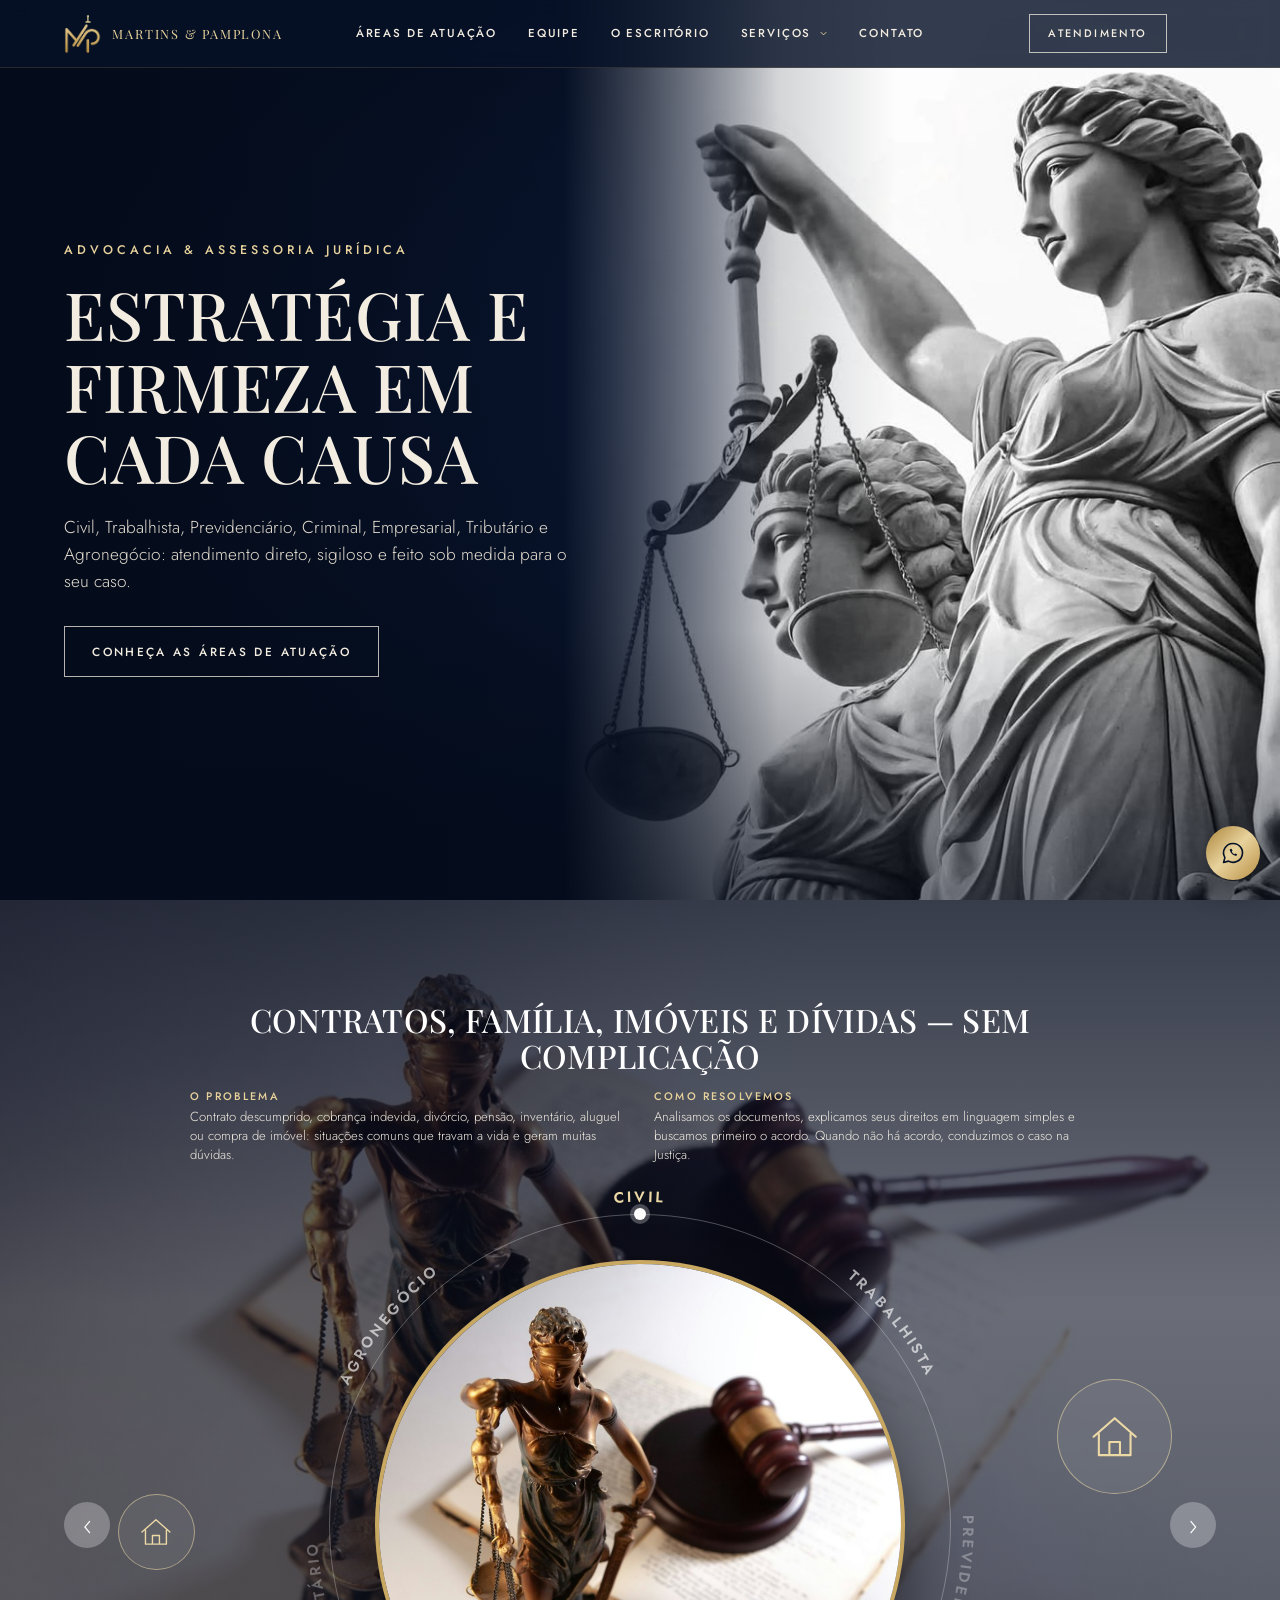
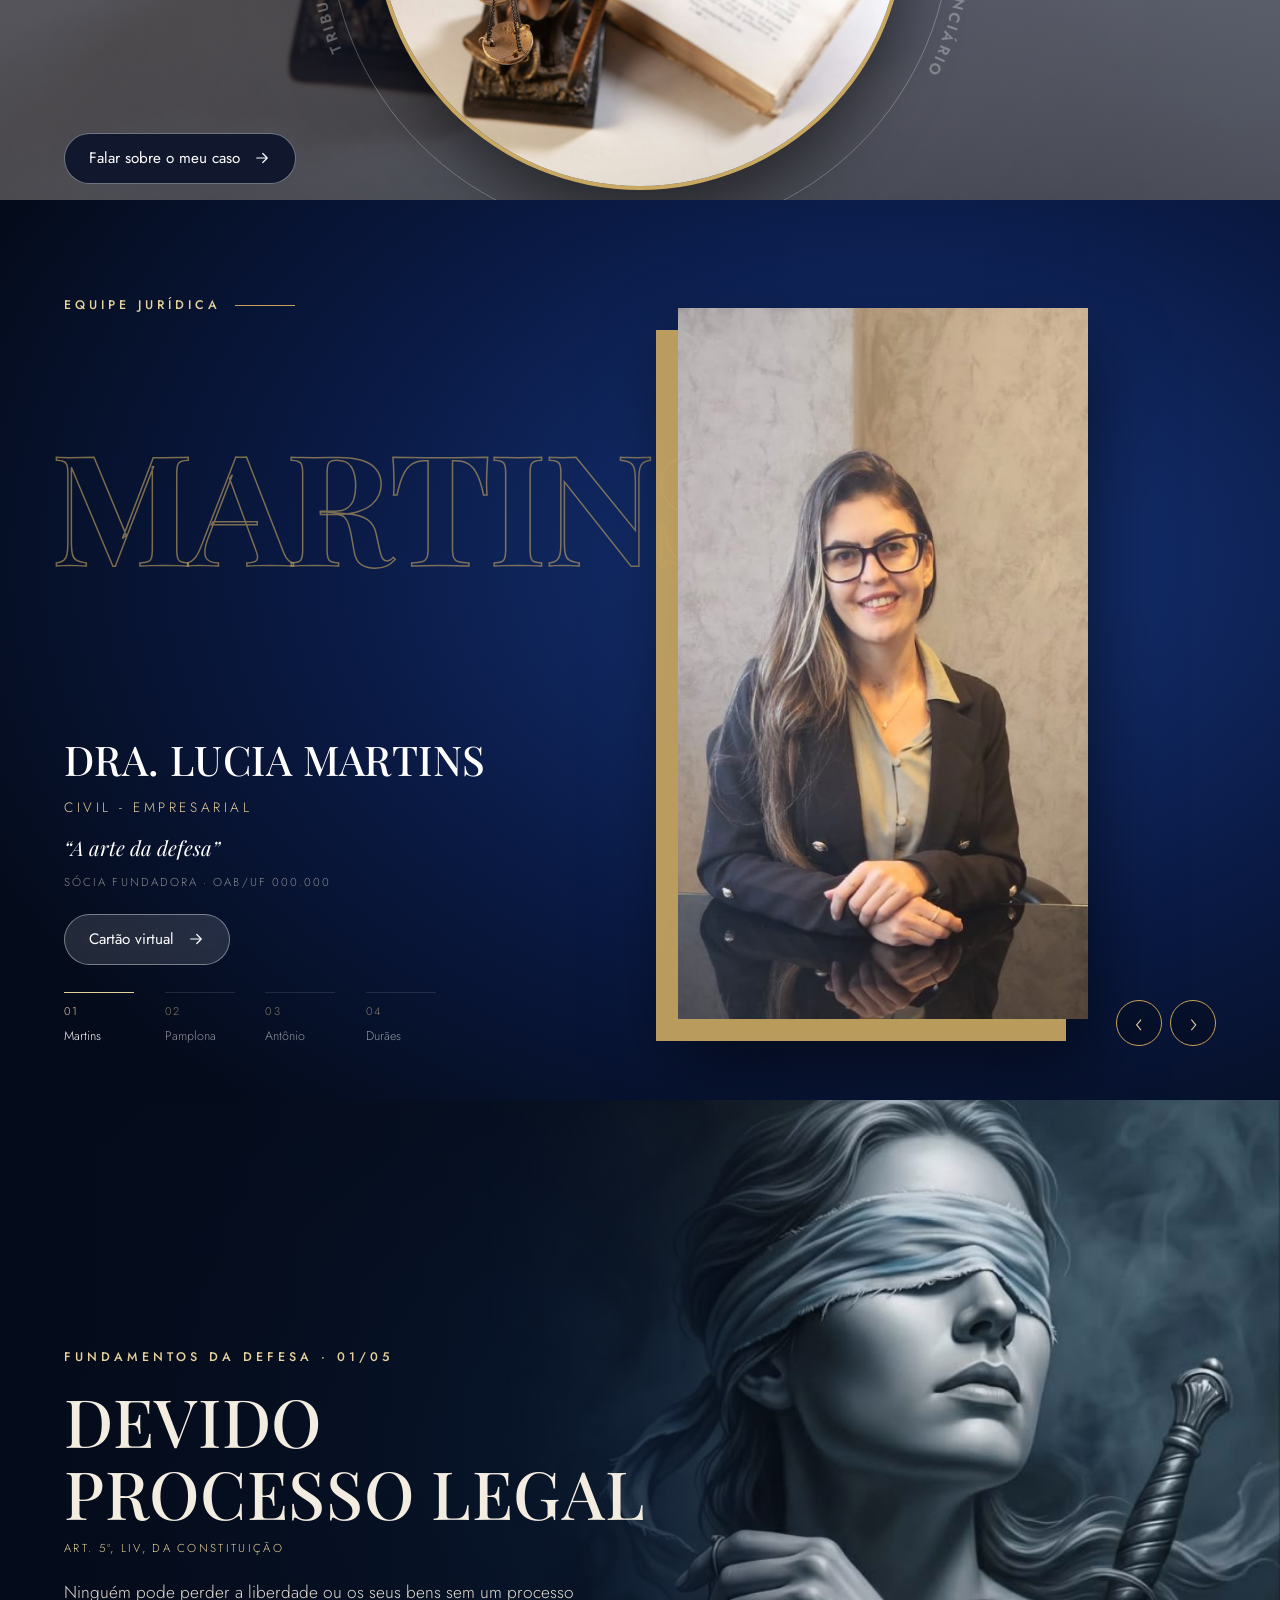
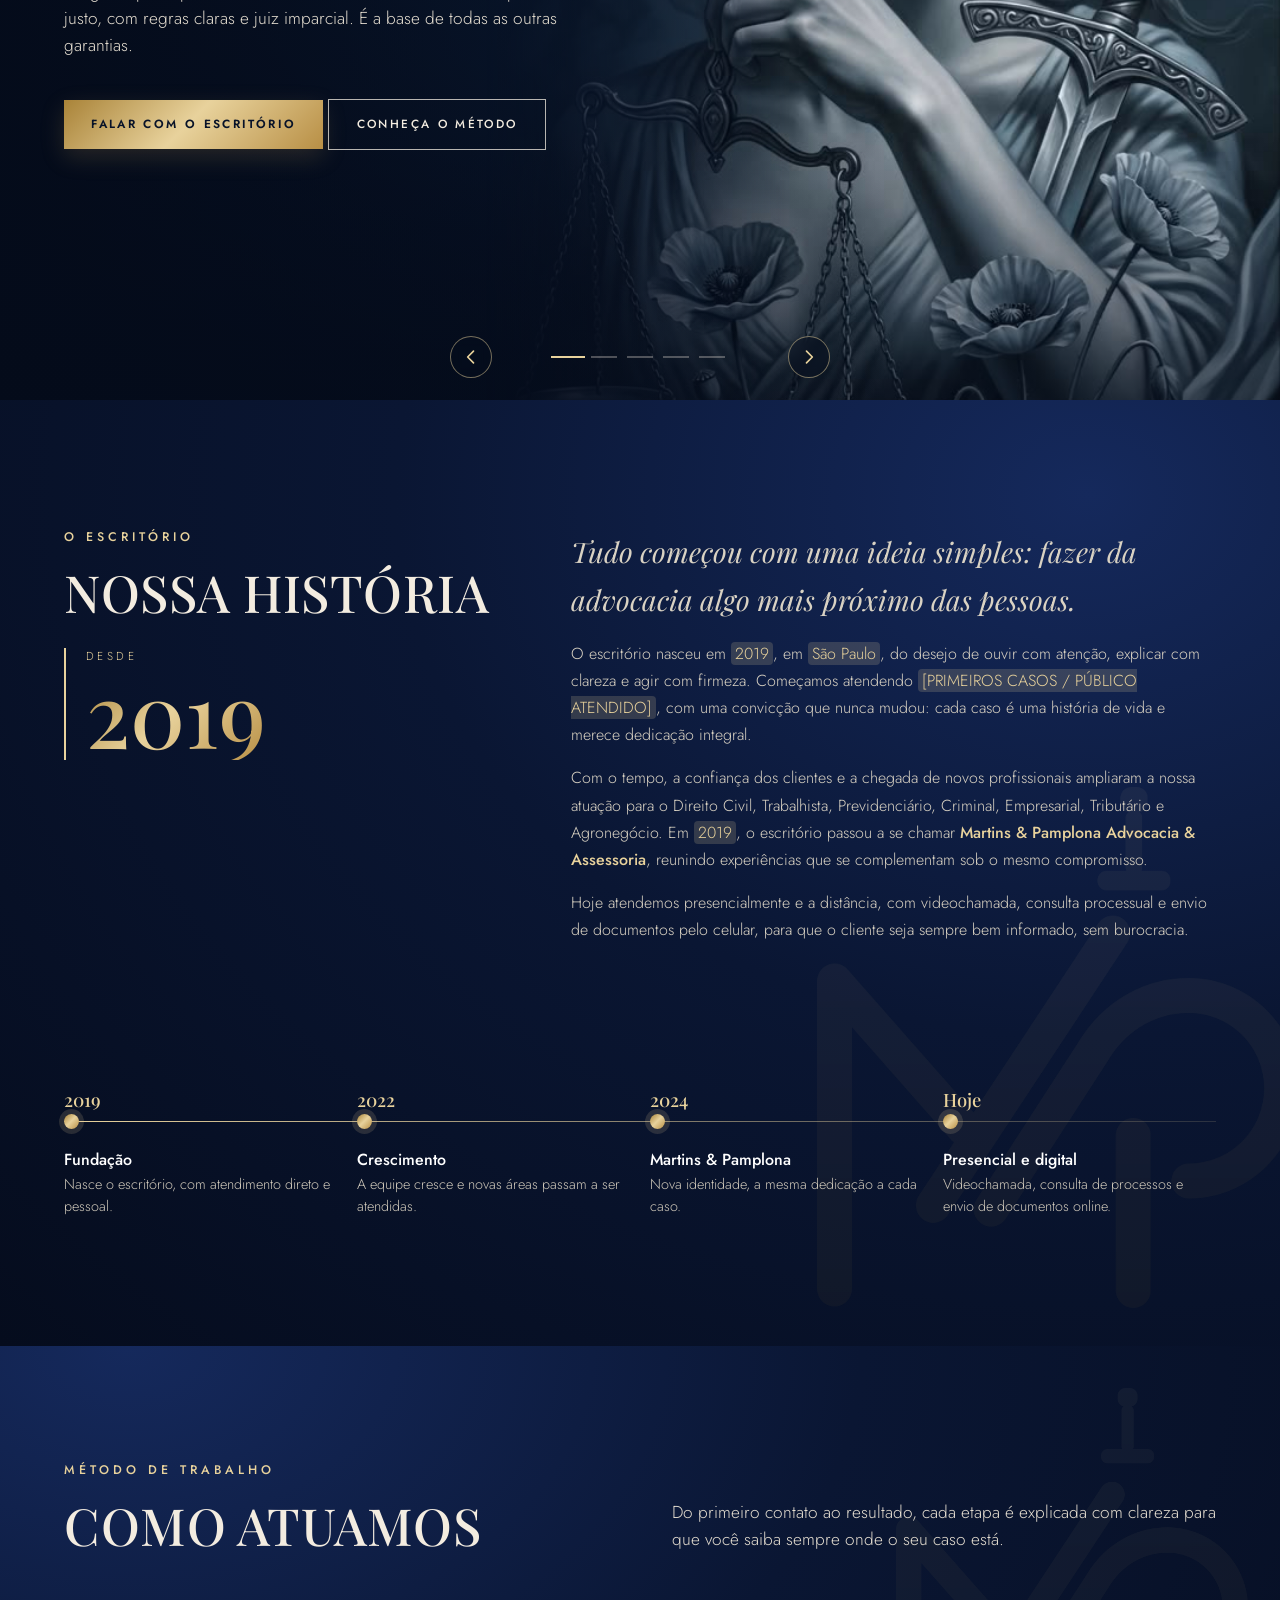
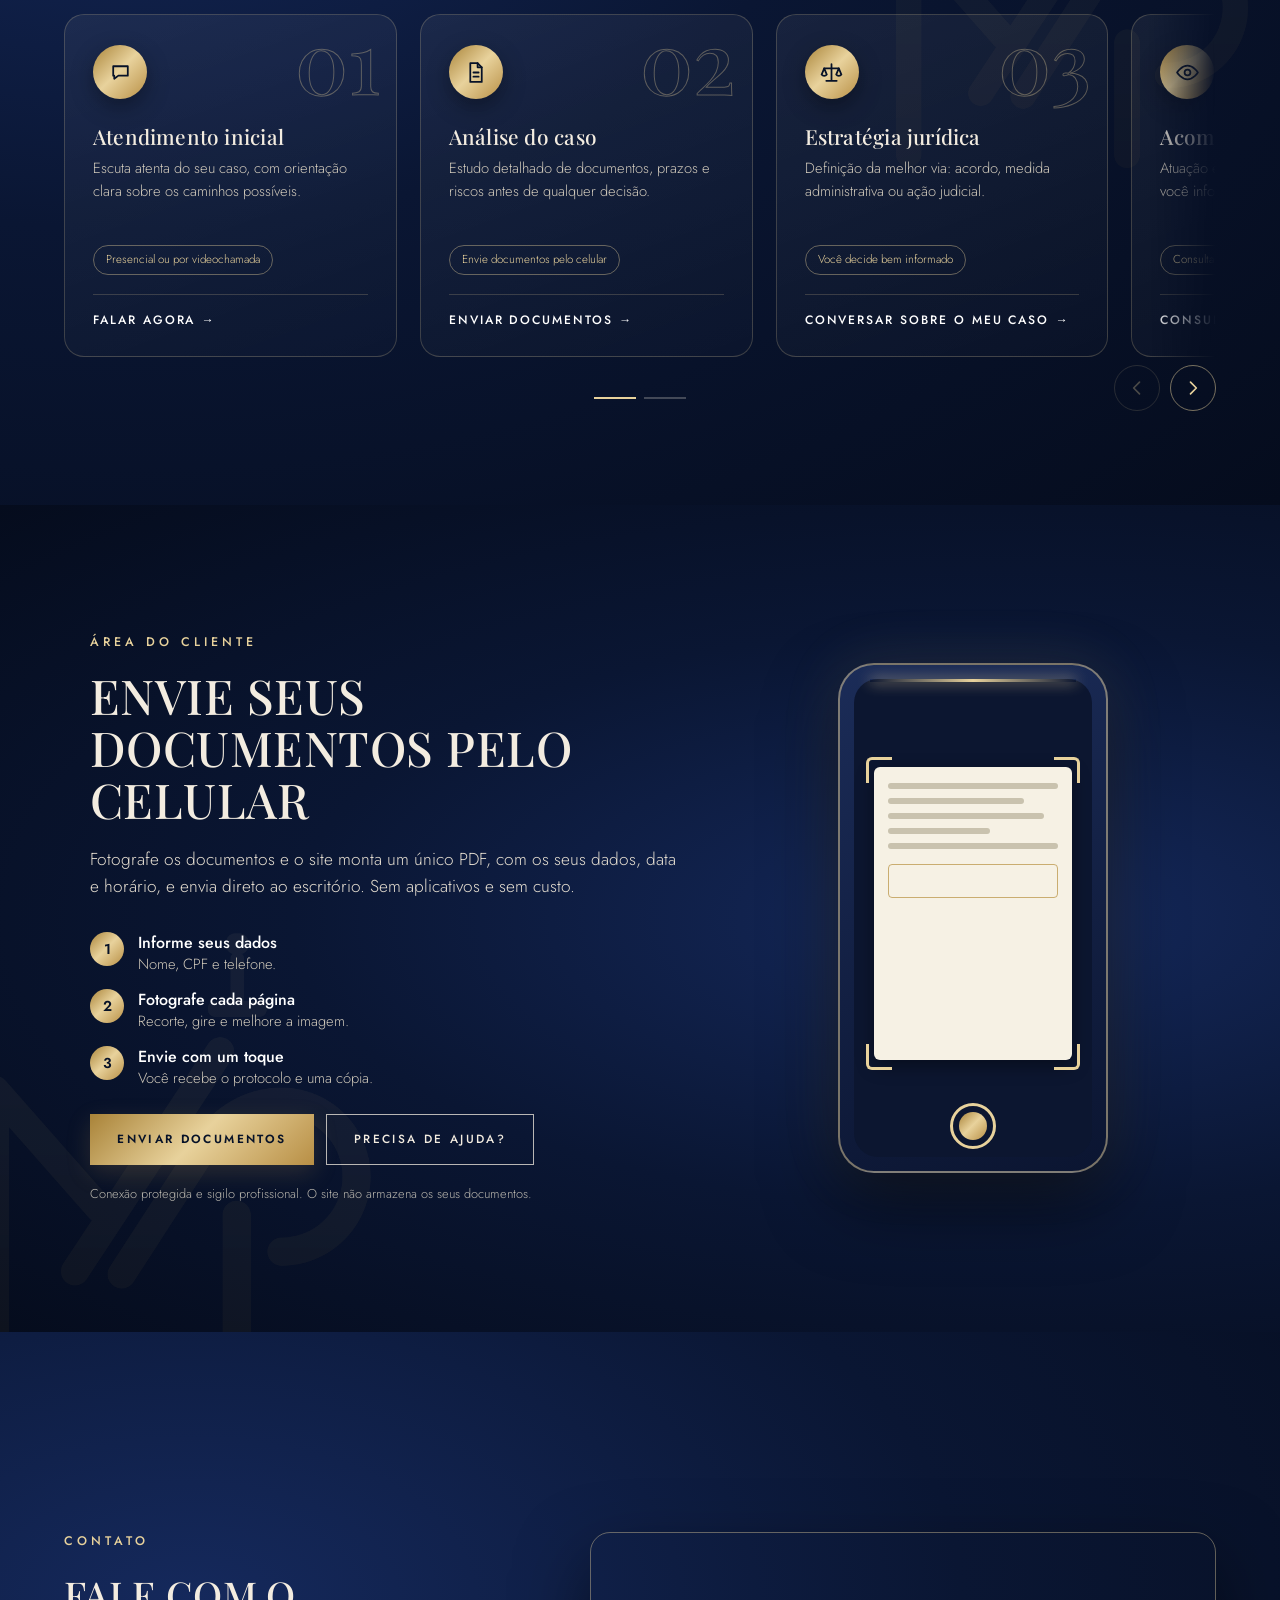
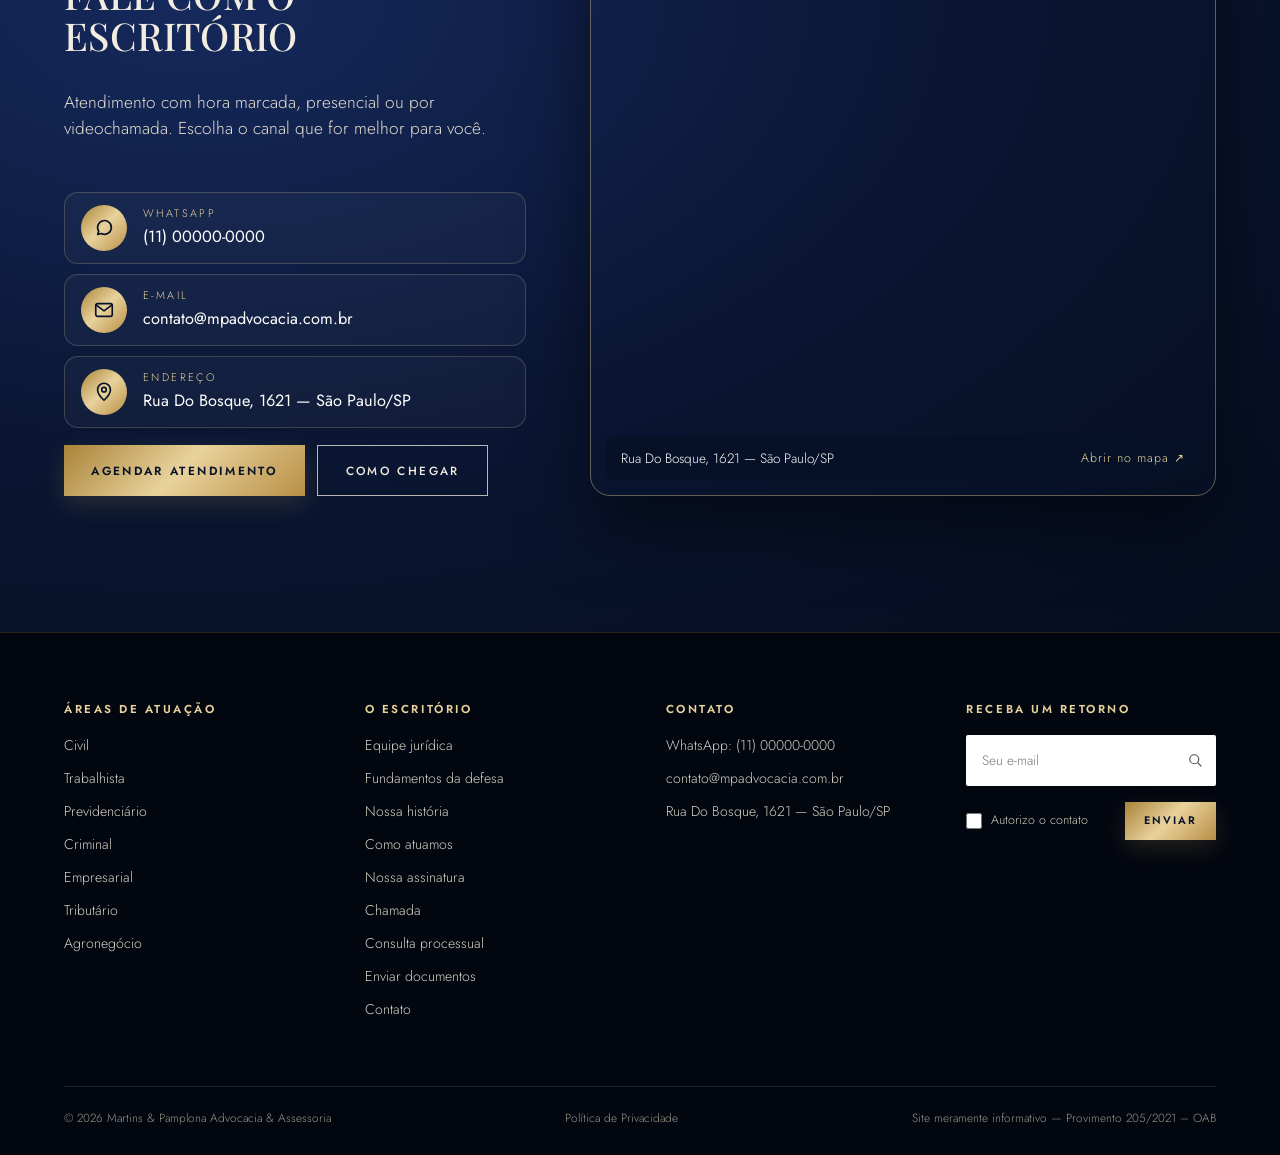
<file: index.html>
<!DOCTYPE html>
<html lang="pt-BR">
<head>
  <meta charset="UTF-8">
  <meta name="viewport" content="width=device-width, initial-scale=1">
  <title>Martins & Pamplona | Advocacia & Assessoria Jurídica</title>
  <meta name="description" content="Advocacia e assessoria jurídica nas áreas Civil, Trabalhista, Previdenciária, Criminal, Empresarial, Tributária e do Agronegócio. Atendimento sigiloso e personalizado.">
  <meta name="theme-color" content="#0a1730">
  <link rel="icon" type="image/png" href="img/monograma.png">
  <link rel="preconnect" href="https://fonts.googleapis.com">
  <link rel="preconnect" href="https://fonts.gstatic.com" crossorigin>
  <link href="https://fonts.googleapis.com/css2?family=Jost:wght@300;400;500;600&family=Playfair+Display:ital,wght@0,400;0,500;0,600;1,400;1,500;1,600&display=swap" rel="stylesheet">
  <link rel="stylesheet" href="css/style.css?v=2">
</head>
<body>

<!-- ============ CABEÇALHO ============ -->
<header class="site-header" id="topo">
  <a class="brand" href="#inicio" aria-label="Martins & Pamplona Advocacia & Assessoria">
    <img src="img/monograma.png" alt="" class="brand__mono">
    <span class="brand__txt">MARTINS & PAMPLONA</span>
  </a>

  <nav class="main-nav" aria-label="Principal">
    <a href="#areas">Áreas de Atuação</a>
    <a href="#equipe">Equipe</a>
    <a href="#historia">O Escritório</a>
    <div class="dd">
      <button type="button" class="dd__btn" aria-haspopup="true" aria-expanded="false">Serviços <svg viewBox="0 0 24 24" aria-hidden="true"><path d="m6 9 6 6 6-6"/></svg></button>
      <div class="dd__menu" role="menu">
        <a href="chamada.html" role="menuitem"><b>Chamada</b><small>Videochamada com o escritório</small></a>
        <a href="consulta.html" role="menuitem"><b>Consulta Processual</b><small>Acompanhe o seu processo</small></a>
        <a href="scanner.html" role="menuitem"><b>Enviar Documentos</b><small>Fotografe e envie em PDF</small></a>
      </div>
    </div>
    <a href="#contato">Contato</a>
  </nav>

  <div class="header-actions">
    <a class="btn btn--outline btn--sm" data-wa href="#contato">Atendimento</a>
    <button class="burger" id="burger" aria-label="Abrir menu" aria-expanded="false" aria-controls="menu">
      <span></span><span></span><span></span>
    </button>
  </div>
</header>

<!-- Menu em tela cheia -->
<div class="menu" id="menu" aria-hidden="true">
  <div class="menu__wrap">
    <aside class="menu__side">
      <img src="img/logo-completo.png" alt="Martins & Pamplona Advocacia & Assessoria" class="menu__logo">
      <p class="menu__tag">Atendimento direto, sigiloso e feito sob medida para cada caso.</p>
      <ul class="menu__contact">
        <li><small>WhatsApp</small><a data-wa href="#"><span data-phone>(11) 00000-0000</span></a></li>
        <li><small>E-mail</small><a data-mail href="#"><span data-email>contato@mpadvocacia.com.br</span></a></li>
        <li><small>Endereço</small><span data-address>Rua Do Bosque, 1621 — São Paulo/SP</span></li>
      </ul>
      <a class="btn btn--gold" href="#contato">Agendar atendimento</a>
    </aside>
    <nav class="menu__cols" aria-label="Menu">
      <div class="mcol">
        <h4>O escritório</h4>
        <a href="#inicio">Início</a>
        <a href="#historia">Nossa história</a>
        <a href="#equipe">Equipe jurídica</a>
        <a href="#fundamentos">Fundamentos da defesa</a>
        <a href="#escritorio">Como atuamos</a>
        <a href="#contato">Contato</a>
      </div>
      <div class="mcol">
        <h4>Áreas de atuação</h4>
        <a href="#areas">Civil</a><a href="#areas">Trabalhista</a><a href="#areas">Previdenciário</a><a href="#areas">Criminal</a><a href="#areas">Empresarial</a><a href="#areas">Tributário</a><a href="#areas">Agronegócio</a>
      </div>
      <div class="mcol mcol--svc">
        <h4>Serviços online</h4>
        <a href="chamada.html"><b>Chamada</b><small>Videochamada com o escritório</small></a>
        <a href="consulta.html"><b>Consulta processual</b><small>Acompanhe o seu processo</small></a>
        <a href="scanner.html"><b>Enviar documentos</b><small>Fotografe e envie em PDF</small></a>
      </div>
    </nav>
  </div>
</div>

<main>

<!-- ============ 1. HERO (vídeo) ============ -->
<section class="hero hero--video" id="inicio">
  <div class="hero__media hero__media--video">
    <video class="hero__video hero__video--side" autoplay muted loop playsinline preload="auto" poster="img/hero.jpg">
      <source src="img/hero.jpg" type="video/mp4">
    </video>
  </div>
  <div class="hero__shade"></div>
  <div class="hero__content reveal">
    <p class="eyebrow">Advocacia &amp; Assessoria Jurídica</p>
    <h1>Estratégia e<br>firmeza em<br>cada causa</h1>
    <p class="lead">Civil, Trabalhista, Previdenciário, Criminal, Empresarial, Tributário e Agronegócio: atendimento direto, sigiloso e feito sob medida para o seu caso.</p>
    <a class="btn btn--outline" href="#areas">Conheça as áreas de atuação</a>
  </div>
</section>

<!-- ============ 2. ÁREAS DE ATUAÇÃO (slider com roda de círculos) ============ -->
<section class="pop" id="areas" data-c="0" aria-roledescription="carrossel" aria-label="Áreas de atuação">
  <div class="pop__bgs" aria-hidden="true"><div class="pop__bg on" style="background-image:url(img/area-civil.jpg)"></div><div class="pop__bg" style="background-image:url(img/area-trabalhista.jpg)"></div><div class="pop__bg" style="background-image:url(img/area-previdencia.jpg)"></div><div class="pop__bg" style="background-image:url(img/area-criminal.jpg)"></div><div class="pop__bg" style="background-image:url(img/area-empresarial.jpg)"></div><div class="pop__bg" style="background-image:url(img/area-tributario.jpg)"></div><div class="pop__bg" style="background-image:url(img/area-agronegocio.jpg)"></div></div>
  <div class="pop__txt">
    <div class="ainfo-stack" id="areaInfo">
      <article class="ainfo on" data-i="0">
        <h2>Contratos, família, imóveis e dívidas — sem complicação</h2>
        <p class="ainfo__row"><b>O problema</b>Contrato descumprido, cobrança indevida, divórcio, pensão, inventário, aluguel ou compra de imóvel: situações comuns que travam a vida e geram muitas dúvidas.</p>
        <p class="ainfo__row"><b>Como resolvemos</b>Analisamos os documentos, explicamos seus direitos em linguagem simples e buscamos primeiro o acordo. Quando não há acordo, conduzimos o caso na Justiça.</p>
        <ul class="ainfo__tags"><li>Contratos e cobranças</li><li>Divórcio, pensão e guarda</li><li>Inventário e herança</li><li>Imóveis e locação</li><li>Indenizações</li></ul>
      </article>
      <article class="ainfo" data-i="1">
        <h2>Seus direitos no trabalho — ou os da sua empresa</h2>
        <p class="ainfo__row"><b>O problema</b>Demissão sem receber tudo, horas extras não pagas, falta de registro, assédio ou acidente de trabalho. Para empresas: reclamações trabalhistas e risco de prejuízo.</p>
        <p class="ainfo__row"><b>Como resolvemos</b>Calculamos o que é devido, reunimos as provas e atuamos na negociação ou na ação. Para empresas, orientamos para prevenir o problema e fazemos a defesa.</p>
        <ul class="ainfo__tags"><li>Verbas rescisórias</li><li>Horas extras</li><li>Reconhecimento de vínculo</li><li>Assédio e acidentes</li><li>Defesa de empresas</li></ul>
      </article>
      <article class="ainfo" data-i="2">
        <h2>Aposentadoria e benefícios do INSS</h2>
        <p class="ainfo__row"><b>O problema</b>Benefício negado ou cortado, dúvida sobre quando se aposentar, tempo de contribuição não reconhecido ou valor pago menor que o devido.</p>
        <p class="ainfo__row"><b>Como resolvemos</b>Analisamos o seu histórico de contribuições, indicamos o melhor caminho e fazemos o pedido no INSS. Se for negado, recorremos administrativa ou judicialmente.</p>
        <ul class="ainfo__tags"><li>Aposentadorias</li><li>Auxílio por doença ou acidente</li><li>BPC / LOAS</li><li>Pensão por morte</li><li>Revisão de benefícios</li></ul>
      </article>
      <article class="ainfo" data-i="3">
        <h2>Defesa técnica desde o primeiro momento</h2>
        <p class="ainfo__row"><b>O problema</b>Intimação, inquérito, prisão ou processo criminal. O início do caso é decisivo e cada passo precisa ser orientado por um advogado.</p>
        <p class="ainfo__row"><b>Como resolvemos</b>Acompanhamos a delegacia e as audiências, analisamos as provas e construímos a defesa, inclusive com pedidos de liberdade e recursos. Tudo com sigilo profissional.</p>
        <ul class="ainfo__tags"><li>Inquérito e delegacia</li><li>Audiências e júri</li><li>Habeas corpus</li><li>Prisão e liberdade</li><li>Execução penal</li></ul>
      </article>
      <article class="ainfo" data-i="4">
        <h2>Segurança jurídica para o seu negócio</h2>
        <p class="ainfo__row"><b>O problema</b>Contratos mal elaborados, conflito entre sócios, clientes que não pagam, dívidas e riscos que só aparecem quando já viraram prejuízo.</p>
        <p class="ainfo__row"><b>Como resolvemos</b>Atuamos de forma preventiva e, se preciso, na disputa: contratos, societário, cobrança, registro de marca e consultoria contínua para o dia a dia da empresa.</p>
        <ul class="ainfo__tags"><li>Contratos e societário</li><li>Cobrança de clientes</li><li>Registro de marcas</li><li>Conflito entre sócios</li><li>Consultoria contínua</li></ul>
      </article>
      <article class="ainfo" data-i="5">
        <h2>Impostos, cobranças fiscais e planejamento</h2>
        <p class="ainfo__row"><b>O problema</b>Autuação da Receita ou do fisco estadual e municipal, dívida ativa, execução fiscal, tributo cobrado indevido ou pago a mais, e dúvida sobre o enquadramento correto da empresa.</p>
        <p class="ainfo__row"><b>Como resolvemos</b>Analisamos se a cobrança é devida, apresentamos a defesa administrativa ou judicial e avaliamos parcelamento ou transação. De forma preventiva, fazemos planejamento tributário e a recuperação de valores pagos a mais.</p>
        <ul class="ainfo__tags"><li>Defesa em autuações</li><li>Execução fiscal e dívida ativa</li><li>Parcelamento e transação</li><li>Planejamento tributário</li><li>Restituição de tributos</li></ul>
      </article>
      <article class="ainfo" data-i="6">
        <h2>Direito do produtor rural e do agronegócio</h2>
        <p class="ainfo__row"><b>O problema</b>Contrato de arrendamento, parceria ou compra e venda de safra descumprido, dívida e cédula rural, terra sem regularização, conflito de divisas ou exigências ambientais que ameaçam a produção.</p>
        <p class="ainfo__row"><b>Como resolvemos</b>Analisamos contratos, documentos da propriedade e dívidas, orientamos o produtor sobre a melhor saída e atuamos na negociação, na regularização e, quando necessário, na ação judicial. Também fazemos prevenção, com contratos bem feitos.</p>
        <ul class="ainfo__tags"><li>Arrendamento e parceria rural</li><li>Cédulas e crédito rural</li><li>Regularização de imóvel rural</li><li>Dívidas do produtor</li><li>Questões ambientais</li></ul>
      </article>
    </div>
  </div>
  <div class="arc" id="arc">
    <button type="button" class="arc__nav arc__nav--l" id="popPrev" aria-label="Área anterior">&#8249;</button>
    <button type="button" class="arc__nav arc__nav--r" id="popNext" aria-label="Próxima área">&#8250;</button>
    <div class="arc__center">
      <div class="arc__ring"></div>
      <div class="arc__dot"></div>
      <div class="arc__labels" id="arcLabels"><button type="button" class="arc__lbl" data-i="0">Civil</button><button type="button" class="arc__lbl" data-i="1">Trabalhista</button><button type="button" class="arc__lbl" data-i="2">Previdenciário</button><button type="button" class="arc__lbl" data-i="3">Criminal</button><button type="button" class="arc__lbl" data-i="4">Empresarial</button><button type="button" class="arc__lbl" data-i="5">Tributário</button><button type="button" class="arc__lbl" data-i="6">Agronegócio</button></div>
      <div class="arc__photos"><div class="arc__img" data-i="0"><img src="img/area-civil.jpg" alt="Civil" loading="lazy" style="object-position:40% 40%"></div><div class="arc__img" data-i="1"><img src="img/area-trabalhista.jpg" alt="Trabalhista" loading="lazy" style="object-position:50% 55%"></div><div class="arc__img" data-i="2"><img src="img/area-previdencia.jpg" alt="Previdenciário" loading="lazy" style="object-position:45% 50%"></div><div class="arc__img" data-i="3"><img src="img/area-criminal.jpg" alt="Criminal" loading="lazy" style="object-position:50% 45%"></div><div class="arc__img" data-i="4"><img src="img/area-empresarial.jpg" alt="Empresarial" loading="lazy" style="object-position:45% 45%"></div><div class="arc__img" data-i="5"><img src="img/area-tributario.jpg" alt="Tributário" loading="lazy" style="object-position:50% 50%"></div><div class="arc__img" data-i="6"><img src="img/area-agronegocio.jpg" alt="Agronegócio" loading="lazy" style="object-position:45% 55%"></div></div>
      <div class="arc__deco" data-i="0"><span class="d1"><svg class="" viewBox="0 0 48 48" fill="none" stroke="currentColor" stroke-width="1.6" stroke-linecap="round" stroke-linejoin="round" aria-hidden="true"><path d="M8 24 L24 10 L40 24 M12 22 V38 H36 V22 M20 38 V28 H28 V38"/></svg></span><span class="d2"><svg class="" viewBox="0 0 48 48" fill="none" stroke="currentColor" stroke-width="1.6" stroke-linecap="round" stroke-linejoin="round" aria-hidden="true"><path d="M8 24 L24 10 L40 24 M12 22 V38 H36 V22 M20 38 V28 H28 V38"/></svg></span></div><div class="arc__deco" data-i="1"><span class="d1"><svg class="" viewBox="0 0 48 48" fill="none" stroke="currentColor" stroke-width="1.6" stroke-linecap="round" stroke-linejoin="round" aria-hidden="true"><path d="M8 16 H40 V38 H8 Z M18 16 V10 H30 V16 M8 26 H40 M21 26 V30 H27 V26"/></svg></span><span class="d2"><svg class="" viewBox="0 0 48 48" fill="none" stroke="currentColor" stroke-width="1.6" stroke-linecap="round" stroke-linejoin="round" aria-hidden="true"><path d="M8 16 H40 V38 H8 Z M18 16 V10 H30 V16 M8 26 H40 M21 26 V30 H27 V26"/></svg></span></div><div class="arc__deco" data-i="2"><span class="d1"><svg class="" viewBox="0 0 48 48" fill="none" stroke="currentColor" stroke-width="1.6" stroke-linecap="round" stroke-linejoin="round" aria-hidden="true"><path d="M24 7 L38 13 V24 C38 33 31 39 24 42 C17 39 10 33 10 24 V13 Z M17 24 L22 29 L31 19"/></svg></span><span class="d2"><svg class="" viewBox="0 0 48 48" fill="none" stroke="currentColor" stroke-width="1.6" stroke-linecap="round" stroke-linejoin="round" aria-hidden="true"><path d="M24 7 L38 13 V24 C38 33 31 39 24 42 C17 39 10 33 10 24 V13 Z M17 24 L22 29 L31 19"/></svg></span></div><div class="arc__deco" data-i="3"><span class="d1"><svg class="" viewBox="0 0 48 48" fill="none" stroke="currentColor" stroke-width="1.6" stroke-linecap="round" stroke-linejoin="round" aria-hidden="true"><path d="M24 8 V40 M12 40 H36 M9 14 H39 M9 14 L4 27 H14 Z M39 14 L34 27 H44 Z"/></svg></span><span class="d2"><svg class="" viewBox="0 0 48 48" fill="none" stroke="currentColor" stroke-width="1.6" stroke-linecap="round" stroke-linejoin="round" aria-hidden="true"><path d="M24 8 V40 M12 40 H36 M9 14 H39 M9 14 L4 27 H14 Z M39 14 L34 27 H44 Z"/></svg></span></div><div class="arc__deco" data-i="4"><span class="d1"><svg class="" viewBox="0 0 48 48" fill="none" stroke="currentColor" stroke-width="1.6" stroke-linecap="round" stroke-linejoin="round" aria-hidden="true"><path d="M12 40 V10 H30 V40 M30 20 H38 V40 M12 40 H40 M17 16 H25 M17 23 H25 M17 30 H25"/></svg></span><span class="d2"><svg class="" viewBox="0 0 48 48" fill="none" stroke="currentColor" stroke-width="1.6" stroke-linecap="round" stroke-linejoin="round" aria-hidden="true"><path d="M12 40 V10 H30 V40 M30 20 H38 V40 M12 40 H40 M17 16 H25 M17 23 H25 M17 30 H25"/></svg></span></div><div class="arc__deco" data-i="5"><span class="d1"><svg class="" viewBox="0 0 48 48" fill="none" stroke="currentColor" stroke-width="1.6" stroke-linecap="round" stroke-linejoin="round" aria-hidden="true"><path d="M12 36 L36 12 M16 16 m-4 0 a4 4 0 1 0 8 0 a4 4 0 1 0 -8 0 M32 32 m-4 0 a4 4 0 1 0 8 0 a4 4 0 1 0 -8 0"/></svg></span><span class="d2"><svg class="" viewBox="0 0 48 48" fill="none" stroke="currentColor" stroke-width="1.6" stroke-linecap="round" stroke-linejoin="round" aria-hidden="true"><path d="M12 36 L36 12 M16 16 m-4 0 a4 4 0 1 0 8 0 a4 4 0 1 0 -8 0 M32 32 m-4 0 a4 4 0 1 0 8 0 a4 4 0 1 0 -8 0"/></svg></span></div><div class="arc__deco" data-i="6"><span class="d1"><svg class="" viewBox="0 0 48 48" fill="none" stroke="currentColor" stroke-width="1.6" stroke-linecap="round" stroke-linejoin="round" aria-hidden="true"><path d="M24 42 V14 M24 14 c-5-2-6-6-6-9 c5 1 6 5 6 9 M24 14 c5-2 6-6 6-9 c-5 1-6 5-6 9 M24 24 c-6-1-8-5-8-8 M24 24 c6-1 8-5 8-8 M24 33 c-6-1-8-5-8-8 M24 33 c6-1 8-5 8-8"/></svg></span><span class="d2"><svg class="" viewBox="0 0 48 48" fill="none" stroke="currentColor" stroke-width="1.6" stroke-linecap="round" stroke-linejoin="round" aria-hidden="true"><path d="M24 42 V14 M24 14 c-5-2-6-6-6-9 c5 1 6 5 6 9 M24 14 c5-2 6-6 6-9 c-5 1-6 5-6 9 M24 24 c-6-1-8-5-8-8 M24 24 c6-1 8-5 8-8 M24 33 c-6-1-8-5-8-8 M24 33 c6-1 8-5 8-8"/></svg></span></div>
    </div>
    <a class="pill pill--btn arc__cta" id="areaCta" data-wa data-msg="Olá! Preciso de orientação em Direito Civil." href="#contato">Falar sobre o meu caso <svg viewBox="0 0 24 24" width="16" height="16" fill="none" stroke="currentColor" stroke-width="2" aria-hidden="true"><path d="M5 12h14M13 6l6 6-6 6"/></svg></a>
  </div>
</section>

<!-- ============ 3. EQUIPE JURÍDICA ============ -->
<section class="tmf" id="equipe" aria-roledescription="carrossel" aria-label="Equipe jurídica">
  <p class="eyebrow tmf__eyebrow">Equipe jurídica</p>
  <div class="tmf__big" id="tmBig" aria-hidden="true"></div>
  <div class="tmf__photos" id="tmStage">
<article class="tf" data-i="0" role="group" aria-label="Dra. Lucia Martins"><div class="tf__ph" style="background-image:url(img/equipe/advogado-1.jpg)"></div><span class="n1" hidden>Dra. Lucia Martins</span><span class="n2" hidden>Civil · Empresarial</span><span class="tag" hidden>A arte da defesa</span><span class="meta" hidden>Sócia Fundadora · OAB/UF 000.000</span></article>
<article class="tf" data-i="1" role="group" aria-label="Dra. Meire Pamplona"><div class="tf__ph" style="background-image:url(img/equipe/advogado-2.jpg)"></div><span class="n1" hidden>Dra. Meire Pamplona</span><span class="n2" hidden>Previdenciário</span><span class="tag" hidden>Rigor e estratégia</span><span class="meta" hidden>Sócia Fundadora · OAB/UF 000.000</span></article>
<article class="tf" data-i="2" role="group" aria-label="Dr. José Antônio"><div class="tf__ph" style="background-image:url(img/equipe/advogado-3.jpg)"></div><span class="n1" hidden>Dr. José Antônio</span><span class="n2" hidden>Criminal</span><span class="tag" hidden>Firmeza em plenário</span><span class="meta" hidden>Associado · OAB/UF 000.000</span></article>
<article class="tf" data-i="3" role="group" aria-label="Dr. Emerson Durães"><div class="tf__ph" style="background-image:url(img/equipe/advogado-4.jpg)"></div><span class="n1" hidden>Dr. Emerson Durães</span><span class="n2" hidden>Trabalhista</span><span class="tag" hidden>Cuidado em cada fase</span><span class="meta" hidden>Associado · OAB/UF 000.000</span></article>
  </div>
  <div class="tmf__txt" aria-live="polite">
    <h2 id="tmName"></h2><p class="tmf__esp" id="tmEsp"></p><p class="tmf__tag" id="tmTag"></p><p class="tmf__meta" id="tmMeta"></p>
    <a class="pill pill--btn" id="tmCard" href="cartao-lucia-martins.html#aba" target="_blank" rel="noopener">Cartão virtual <svg viewBox="0 0 24 24" width="16" height="16" fill="none" stroke="currentColor" stroke-width="2" aria-hidden="true"><path d="M5 12h14M13 6l6 6-6 6"/></svg></a>
  </div>
  <div class="tmf__idx" id="tmIdx"></div>
  <div class="tmf__arrows"><button type="button" id="tmPrev" aria-label="Anterior">&#8249;</button><button type="button" id="tmNext" aria-label="Próximo">&#8250;</button></div>
</section>

<!-- ============ 4. HERO — FUNDAMENTOS ============ -->
<section class="hero hero--split-img hero--alt fund" id="fundamentos" aria-roledescription="carrossel" aria-label="Fundamentos da defesa">
  <div class="fslides">
    <div class="fslide on" data-i="0">
      <div class="hero__media"><img src="img/themis-papoulas.jpg" alt="" loading="lazy" style="object-position:center 35%"></div>
      <div class="hero__shade hero__shade--side"></div>
      <div class="hero__content">
        <p class="eyebrow">Fundamentos da defesa · 01/05</p>
        <h2>Devido processo legal</h2>
        <p class="fref">Art. 5º, LIV, da Constituição</p>
        <p class="lead">Ninguém pode perder a liberdade ou os seus bens sem um processo justo, com regras claras e juiz imparcial. É a base de todas as outras garantias.</p>
        <a class="btn btn--gold" data-wa data-msg="Olá! Quero entender os meus direitos." href="#contato">Falar com o escritório</a>
        <a class="btn btn--outline" href="#escritorio">Conheça o método</a>
      </div>
    </div>
    <div class="fslide" data-i="1">
      <div class="hero__media"><img src="img/area-marmore-2.jpg" alt="" loading="lazy" style="object-position:center 25%"></div>
      <div class="hero__shade hero__shade--side"></div>
      <div class="hero__content">
        <p class="eyebrow">Fundamentos da defesa · 02/05</p>
        <h2>Ampla defesa</h2>
        <p class="fref">Art. 5º, LV, da Constituição</p>
        <p class="lead">Você tem o direito de usar todos os meios e recursos permitidos em lei para se defender: provas, testemunhas, perícias e recursos.</p>
        <a class="btn btn--gold" data-wa data-msg="Olá! Preciso de uma defesa." href="#contato">Falar com o escritório</a>
        <a class="btn btn--outline" href="#escritorio">Conheça o método</a>
      </div>
    </div>
    <div class="fslide" data-i="2">
      <div class="hero__media"><img src="img/frame_3.9.jpg" alt="" loading="lazy" style="object-position:center 40%"></div>
      <div class="hero__shade hero__shade--side"></div>
      <div class="hero__content">
        <p class="eyebrow">Fundamentos da defesa · 03/05</p>
        <h2>Contraditório</h2>
        <p class="fref">Art. 5º, LV, da Constituição</p>
        <p class="lead">Tudo o que é dito contra você no processo precisa ser informado, e você tem o direito de responder antes de qualquer decisão.</p>
        <a class="btn btn--gold" data-wa data-msg="Olá! Recebi uma intimação." href="#contato">Falar com o escritório</a>
        <a class="btn btn--outline" href="#escritorio">Conheça o método</a>
      </div>
    </div>
    <div class="fslide" data-i="3">
      <div class="hero__media"><img src="img/area-marmore-1.jpg" alt="" loading="lazy" style="object-position:center 20%"></div>
      <div class="hero__shade hero__shade--side"></div>
      <div class="hero__content">
        <p class="eyebrow">Fundamentos da defesa · 04/05</p>
        <h2>Presunção de inocência</h2>
        <p class="fref">Art. 5º, LVII, da Constituição</p>
        <p class="lead">No Direito Penal, ninguém é considerado culpado até que a condenação não possa mais ser contestada por recurso. A dúvida favorece o acusado.</p>
        <a class="btn btn--gold" data-wa data-msg="Olá! Preciso de defesa criminal." href="#contato">Falar com o escritório</a>
        <a class="btn btn--outline" href="#escritorio">Conheça o método</a>
      </div>
    </div>
    <div class="fslide" data-i="4">
      <div class="hero__media"><img src="img/frame_1.5.jpg" alt="" loading="lazy" style="object-position:center 40%"></div>
      <div class="hero__shade hero__shade--side"></div>
      <div class="hero__content">
        <p class="eyebrow">Fundamentos da defesa · 05/05</p>
        <h2>Legalidade<br>e sigilo profissional</h2>
        <p class="fref">Art. 5º, II, e art. 133 da Constituição</p>
        <p class="lead">Só a lei obriga alguém a fazer ou deixar de fazer algo. E o advogado é essencial à Justiça: o que você conta ao escritório é protegido por sigilo.</p>
        <a class="btn btn--gold" data-wa data-msg="Olá! Quero conversar com sigilo." href="#contato">Falar com o escritório</a>
        <a class="btn btn--outline" href="#escritorio">Conheça o método</a>
      </div>
    </div>
  </div>
  <button class="fnav fnav--prev" type="button" aria-label="Anterior"><svg viewBox="0 0 24 24"><path d="m15 5-7 7 7 7"/></svg></button>
  <button class="fnav fnav--next" type="button" aria-label="Próximo"><svg viewBox="0 0 24 24"><path d="m9 5 7 7-7 7"/></svg></button>
  <div class="fdots" role="tablist"><button type="button" aria-label="Garantia 1" class=on></button><button type="button" aria-label="Garantia 2"></button><button type="button" aria-label="Garantia 3"></button><button type="button" aria-label="Garantia 4"></button><button type="button" aria-label="Garantia 5"></button></div>
</section>

<!-- ============ 4b. NOSSA HISTÓRIA ============ -->
<section class="historia" id="historia">
  <div class="historia__bg" aria-hidden="true"></div>
  <div class="historia__wrap">
    <div class="historia__head reveal">
      <p class="eyebrow">O Escritório</p>
      <h2>Nossa história</h2>
      <div class="historia__year" aria-label="Ano de fundação"><small>Desde</small><b><mark class="edit">2019</mark></b></div>
    </div>
    <div class="historia__text reveal">
      <p class="historia__lead">Tudo começou com uma ideia simples: fazer da advocacia algo mais próximo das pessoas.</p>
      <p>O escritório nasceu em <mark class="edit">2019</mark>, em <mark class="edit">São Paulo</mark>, do desejo de ouvir com atenção, explicar com clareza e agir com firmeza. Começamos atendendo <mark class="edit">[PRIMEIROS CASOS / PÚBLICO ATENDIDO]</mark>, com uma convicção que nunca mudou: cada caso é uma história de vida e merece dedicação integral.</p>
      <p>Com o tempo, a confiança dos clientes e a chegada de novos profissionais ampliaram a nossa atuação para o Direito Civil, Trabalhista, Previdenciário, Criminal, Empresarial, Tributário e Agronegócio. Em <mark class="edit">2019</mark>, o escritório passou a se chamar <strong>Martins &amp; Pamplona Advocacia &amp; Assessoria</strong>, reunindo experiências que se complementam sob o mesmo compromisso.</p>
      <p>Hoje atendemos presencialmente e a distância, com videochamada, consulta processual e envio de documentos pelo celular, para que o cliente seja sempre bem informado, sem burocracia.</p>
    </div>
    <ol class="historia__line reveal">
      <li><b><mark class="edit">2019</mark></b><span><strong>Fundação</strong>Nasce o escritório, com atendimento direto e pessoal.</span></li>
      <li><b><mark class="edit">2022</mark></b><span><strong>Crescimento</strong>A equipe cresce e novas áreas passam a ser atendidas.</span></li>
      <li><b><mark class="edit">2024</mark></b><span><strong>Martins &amp; Pamplona</strong>Nova identidade, a mesma dedicação a cada caso.</span></li>
      <li><b>Hoje</b><span><strong>Presencial e digital</strong>Videochamada, consulta de processos e envio de documentos online.</span></li>
    </ol>
  </div>
</section>

<!-- ============ 5. COMO ATUAMOS ============ -->
<section class="how" id="escritorio">
  <div class="how__bg" aria-hidden="true"></div>
  <div class="how__wrap">
    <div class="how__head reveal">
      <div>
        <p class="eyebrow">Método de trabalho</p>
        <h2>Como atuamos</h2>
      </div>
      <p class="lead">Do primeiro contato ao resultado, cada etapa é explicada com clareza para que você saiba sempre onde o seu caso está.</p>
    </div>
    <div class="carousel how__car" data-carousel>
      <div class="how__ctrl">
        <button class="how__arrow" type="button" data-prev aria-label="Anterior"><svg viewBox="0 0 24 24"><path d="m15 5-7 7 7 7"/></svg></button>
        <button class="how__arrow" type="button" data-next aria-label="Próximo"><svg viewBox="0 0 24 24"><path d="m9 5 7 7-7 7"/></svg></button>
      </div>
      <div class="track" tabindex="0">
        <article class="hcard">
          <span class="hcard__n">01</span>
          <span class="hcard__ic"><svg viewBox="0 0 24 24" aria-hidden="true"><path d="M5 6h14v9H10l-4 3v-3H5z"/></svg></span>
          <h3>Atendimento inicial</h3>
          <p>Escuta atenta do seu caso, com orientação clara sobre os caminhos possíveis.</p>
          <span class="hcard__tag">Presencial ou por videochamada</span>
          <a class="hcard__link" data-wa data-msg="Gostaria de um atendimento inicial." href="#contato">Falar agora <span aria-hidden="true">→</span></a>
        </article>
        <article class="hcard">
          <span class="hcard__n">02</span>
          <span class="hcard__ic"><svg viewBox="0 0 24 24" aria-hidden="true"><path d="M7 3h7l4 4v14H7z"/><path d="M14 3v4h4M10 12h5M10 16h5"/></svg></span>
          <h3>Análise do caso</h3>
          <p>Estudo detalhado de documentos, prazos e riscos antes de qualquer decisão.</p>
          <span class="hcard__tag">Envie documentos pelo celular</span>
          <a class="hcard__link" href="scanner.html">Enviar documentos <span aria-hidden="true">→</span></a>
        </article>
        <article class="hcard">
          <span class="hcard__n">03</span>
          <span class="hcard__ic"><svg viewBox="0 0 24 24" aria-hidden="true"><path d="M12 4v16M7 20h10M5 8h14"/><path d="M5 8 2.5 14a3 3 0 0 0 5 0zM19 8l-2.5 6a3 3 0 0 0 5 0z"/></svg></span>
          <h3>Estratégia jurídica</h3>
          <p>Definição da melhor via: acordo, medida administrativa ou ação judicial.</p>
          <span class="hcard__tag">Você decide bem informado</span>
          <a class="hcard__link" data-wa data-msg="Gostaria de orientação sobre a melhor estratégia para o meu caso." href="#contato">Conversar sobre o meu caso <span aria-hidden="true">→</span></a>
        </article>
        <article class="hcard">
          <span class="hcard__n">04</span>
          <span class="hcard__ic"><svg viewBox="0 0 24 24" aria-hidden="true"><path d="M2 12s4-6.5 10-6.5S22 12 22 12s-4 6.5-10 6.5S2 12 2 12z"/><circle cx="12" cy="12" r="2.8"/></svg></span>
          <h3>Acompanhamento</h3>
          <p>Atuação em todas as fases do processo, com você informado a cada passo.</p>
          <span class="hcard__tag">Consulta processual online</span>
          <a class="hcard__link" href="consulta.html">Consultar processo <span aria-hidden="true">→</span></a>
        </article>
        <article class="hcard">
          <span class="hcard__n">05</span>
          <span class="hcard__ic"><svg viewBox="0 0 24 24" aria-hidden="true"><path d="M12 3 5 6v5c0 5 3 8.5 7 10 4-1.5 7-5 7-10V6z"/><path d="m9 12 2.2 2.2L15 10"/></svg></span>
          <h3>Recursos e resultados</h3>
          <p>Recursos, cumprimento de decisões e orientação preventiva para evitar novos conflitos.</p>
          <span class="hcard__tag">Orientação preventiva</span>
          <a class="hcard__link" data-wa data-msg="Gostaria de orientação sobre recursos e cumprimento de decisão." href="#contato">Falar com o escritório <span aria-hidden="true">→</span></a>
        </article>
      </div>
      <div class="dots" data-dots></div>
    </div>
  </div>
</section>


<!-- ============ 7. ENVIO DE DOCUMENTOS ============ -->
<section class="docs" id="documentos">
  <div class="docs__bg" aria-hidden="true"></div>
  <div class="docs__wrap">
    <div class="docs__text reveal">
      <p class="eyebrow">Área do cliente</p>
      <h2>Envie seus documentos pelo celular</h2>
      <p class="lead">Fotografe os documentos e o site monta um único PDF, com os seus dados, data e horário, e envia direto ao escritório. Sem aplicativos e sem custo.</p>
      <ol class="docs__steps">
        <li><b>1</b><span><strong>Informe seus dados</strong>Nome, CPF e telefone.</span></li>
        <li><b>2</b><span><strong>Fotografe cada página</strong>Recorte, gire e melhore a imagem.</span></li>
        <li><b>3</b><span><strong>Envie com um toque</strong>Você recebe o protocolo e uma cópia.</span></li>
      </ol>
      <div class="docs__btns">
        <a class="btn btn--gold" href="scanner.html">Enviar documentos</a>
        <a class="btn btn--outline" data-wa data-msg="Olá! Preciso de ajuda para enviar meus documentos." href="#">Precisa de ajuda?</a>
      </div>
      <p class="docs__note">Conexão protegida e sigilo profissional. O site não armazena os seus documentos.</p>
    </div>
    <a class="docs__phone reveal" href="scanner.html" aria-label="Abrir o scanner de documentos">
      <div class="phone">
        <div class="phone__doc"><i></i><i></i><i></i><i></i><i></i><em></em></div>
        <span class="phone__corner phone__corner--tl"></span><span class="phone__corner phone__corner--tr"></span>
        <span class="phone__corner phone__corner--bl"></span><span class="phone__corner phone__corner--br"></span>
        <span class="phone__scan"></span>
        <div class="phone__btn"></div>
      </div>
    </a>
  </div>
</section>

</main>

<!-- ============ RODAPÉ ============ -->
<!-- ============ 8. CONTATO ============ -->
<section class="contato" id="contato">
  <div class="contato__bg" aria-hidden="true"></div>
  <div class="contato__wrap">
    <div class="contato__info reveal">
      <p class="eyebrow">Contato</p>
      <h2>Fale com o escritório</h2>
      <p class="lead">Atendimento com hora marcada, presencial ou por videochamada. Escolha o canal que for melhor para você.</p>
      <ul class="contato__list">
        <li><a data-wa data-msg="Olá! Gostaria de falar com o escritório." href="#"><span class="ci"><svg viewBox="0 0 24 24"><path d="M5 19l1.2-3.6A7.5 7.5 0 1 1 9 18l-4 1Z"/></svg></span><span><small>WhatsApp</small><b data-phone>(11) 00000-0000</b></span></a></li>
        <li><a data-mail href="#"><span class="ci"><svg viewBox="0 0 24 24"><rect x="3" y="5" width="18" height="14" rx="2"/><path d="m4 7 8 6 8-6"/></svg></span><span><small>E-mail</small><b data-email>contato@mpadvocacia.com.br</b></span></a></li>
        <li><a data-maplink href="#" target="_blank" rel="noopener"><span class="ci"><svg viewBox="0 0 24 24"><path d="M12 21s7-6.2 7-11.5A7 7 0 0 0 5 9.5C5 14.8 12 21 12 21Z"/><circle cx="12" cy="9.5" r="2.5"/></svg></span><span><small>Endereço</small><b data-address>Rua Do Bosque, 1621 — São Paulo/SP</b></span></a></li>
      </ul>
      <div class="contato__btns">
        <a class="btn btn--gold" data-wa data-msg="Olá! Gostaria de agendar um atendimento." href="#">Agendar atendimento</a>
        <a class="btn btn--outline" data-maplink href="#" target="_blank" rel="noopener">Como chegar</a>
      </div>
    </div>
    <div class="contato__map reveal">
      <iframe id="mapa" title="Mapa de localização do escritório" loading="lazy" referrerpolicy="no-referrer-when-downgrade" allowfullscreen
        src="https://maps.google.com/maps?q=Rua%20Do%20Bosque%2C%201621%2C%20S%C3%A3o%20Paulo&z=16&output=embed"></iframe>
      <a class="contato__pin" data-maplink href="#" target="_blank" rel="noopener"><span data-address>Rua Do Bosque, 1621 — São Paulo/SP</span><i>Abrir no mapa ↗</i></a>
    </div>
  </div>
</section>

<footer class="footer" id="rodape">
  <div class="footer__grid">
    <div class="fcol">
      <h4>Áreas de atuação</h4>
      <a href="#areas">Civil</a>
      <a href="#areas">Trabalhista</a>
      <a href="#areas">Previdenciário</a>
      <a href="#areas">Criminal</a>
      <a href="#areas">Empresarial</a>
      <a href="#areas">Tributário</a><a href="#areas">Agronegócio</a>
    </div>
    <div class="fcol">
      <h4>O escritório</h4>
      <a href="#equipe">Equipe jurídica</a>
      <a href="#fundamentos">Fundamentos da defesa</a>
      <a href="#historia">Nossa história</a>
      <a href="#escritorio">Como atuamos</a>
      <a href="#assinatura">Nossa assinatura</a>
      <a href="chamada.html">Chamada</a>
      <a href="consulta.html">Consulta processual</a>
      <a href="scanner.html">Enviar documentos</a>
      <a href="#contato">Contato</a>
    </div>
    <div class="fcol">
      <h4>Contato</h4>
      <a data-wa href="#">WhatsApp: <span data-phone>(00) 00000-0000</span></a>
      <a data-mail href="#"><span data-email>contato@seudominio.com.br</span></a>
      <span class="fcol__txt" data-address>Endereço do escritório — Cidade/UF</span>
      <div class="social">
        <a href="#" aria-label="Instagram" data-social="instagram"><svg viewBox="0 0 24 24"><rect x="3" y="3" width="18" height="18" rx="5"/><circle cx="12" cy="12" r="4"/><circle cx="17.2" cy="6.8" r="1" class="fill"/></svg></a>
        <a href="#" aria-label="LinkedIn" data-social="linkedin"><svg viewBox="0 0 24 24"><rect x="3" y="3" width="18" height="18" rx="3"/><path d="M8 10v6M8 7.5v.01M12 16v-6m0 3c0-1.7 1-3 2.6-3S17 11.3 17 13v3"/></svg></a>
        <a href="#" aria-label="Facebook" data-social="facebook"><svg viewBox="0 0 24 24"><path d="M14 8h2.5V4.5H14C11.8 4.5 10.5 6 10.5 8.2V10H8v3.5h2.5V20H14v-6.5h2.4l.6-3.5H14V8.5c0-.3.2-.5.5-.5Z"/></svg></a>
        <a href="#" aria-label="YouTube" data-social="youtube"><svg viewBox="0 0 24 24"><rect x="2.5" y="6" width="19" height="12" rx="3.5"/><path d="m10.5 9.5 4 2.5-4 2.5Z" class="fill"/></svg></a>
      </div>
    </div>
    <div class="fcol fcol--form">
      <h4>Receba um retorno</h4>
      <form id="contactForm" novalidate>
        <div class="field">
          <input type="email" id="fEmail" placeholder="Seu e-mail" aria-label="Seu e-mail" required>
          <svg viewBox="0 0 24 24" aria-hidden="true"><circle cx="11" cy="11" r="6"/><path d="m20 20-4.2-4.2"/></svg>
        </div>
        <div class="form-row">
          <label class="check"><input type="checkbox" id="fOk" required> <span>Autorizo o contato</span></label>
          <button class="btn btn--gold btn--sm" type="submit">Enviar</button>
        </div>
        <p class="form-msg" id="formMsg" role="status"></p>
      </form>
    </div>
  </div>

  <div class="footer__bar">
    <span>© <span id="year">2026</span> Martins &amp; Pamplona Advocacia &amp; Assessoria</span>
    <span class="footer__mid"><a href="#">Política de Privacidade</a></span>
    <span class="footer__right">Site meramente informativo — Provimento 205/2021 – OAB</span>
  </div>
</footer>

<a class="wa-float" data-wa href="#" aria-label="Falar no WhatsApp">
  <svg viewBox="0 0 24 24"><path d="M12 3.2a8.7 8.7 0 0 0-7.5 13.1L3.3 20.7l4.5-1.2A8.7 8.7 0 1 0 12 3.2Z"/><path d="M9 8.5c.2 3 2.700 5.600 5.800 6.200l1.200-1.300-1.900-1-.8.800c-1-.4-2-1.400-2.500-2.500l.8-.8-1-1.900Z" class="fill"/></svg>
</a>

<script src="js/config.js"></script>
<script src="js/main.js"></script>
</body>
</html>
</file>
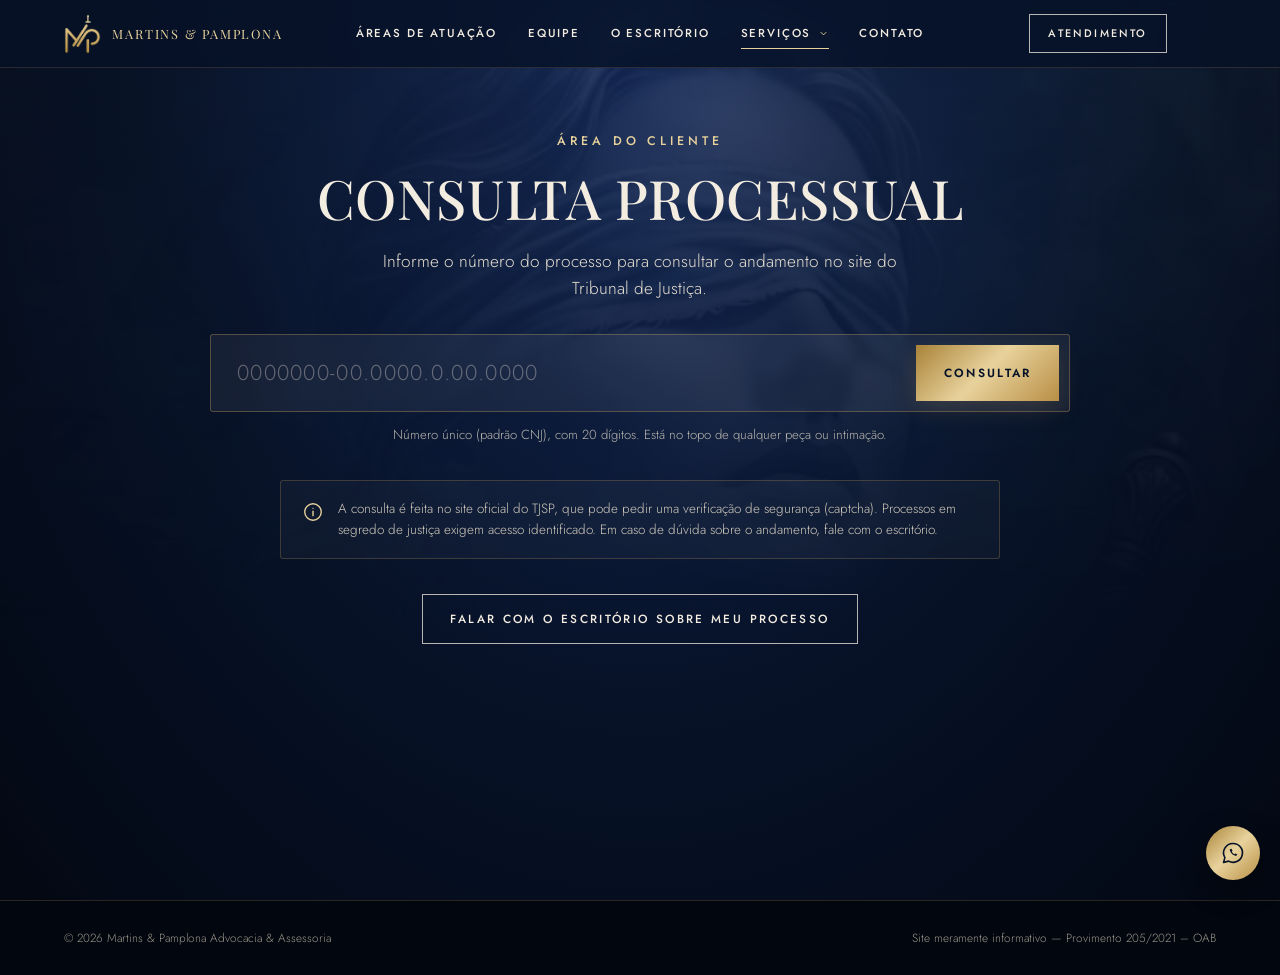
<file: consulta.html>
<!DOCTYPE html>
<html lang="pt-BR">
<head>
  <meta charset="UTF-8">
  <meta name="viewport" content="width=device-width, initial-scale=1">
  <title>Consulta Processual | Martins & Pamplona Advocacia</title>
  <meta name="description" content="Consulte o andamento do seu processo informando o número unificado (CNJ).">
  <meta name="theme-color" content="#0a1730">
  <link rel="icon" type="image/png" href="img/monograma.png">
  <link rel="preconnect" href="https://fonts.googleapis.com">
  <link rel="preconnect" href="https://fonts.gstatic.com" crossorigin>
  <link href="https://fonts.googleapis.com/css2?family=Jost:wght@300;400;500;600&family=Playfair+Display:wght@400;500;600&display=swap" rel="stylesheet">
  <link rel="stylesheet" href="css/style.css?v=2">
</head>
<body class="page-consulta">

<header class="site-header" id="topo">
  <a class="brand" href="index.html" aria-label="Martins & Pamplona Advocacia & Assessoria">
    <img src="img/monograma.png" alt="" class="brand__mono">
    <span class="brand__txt">MARTINS & PAMPLONA</span>
  </a>
  <nav class="main-nav" aria-label="Principal">
    <a href="index.html#areas">Áreas de Atuação</a>
    <a href="index.html#equipe">Equipe</a>
    <a href="index.html#historia">O Escritório</a>
    <div class="dd on">
      <button type="button" class="dd__btn" aria-haspopup="true" aria-expanded="false">Serviços <svg viewBox="0 0 24 24" aria-hidden="true"><path d="m6 9 6 6 6-6"/></svg></button>
      <div class="dd__menu" role="menu">
        <a href="chamada.html" role="menuitem"><b>Chamada</b><small>Videochamada com o escritório</small></a>
        <a href="consulta.html" class="on" role="menuitem"><b>Consulta Processual</b><small>Acompanhe o seu processo</small></a>
        <a href="scanner.html" role="menuitem"><b>Enviar Documentos</b><small>Fotografe e envie em PDF</small></a>
      </div>
    </div>
    <a href="index.html#contato">Contato</a>
  </nav>
  <div class="header-actions">
    <a class="btn btn--outline btn--sm" data-wa href="#">Atendimento</a>
    <button class="burger" id="burger" aria-label="Abrir menu" aria-expanded="false" aria-controls="menu"><span></span><span></span><span></span></button>
  </div>
</header>

<div class="menu" id="menu" aria-hidden="true">
  <div class="menu__wrap">
    <aside class="menu__side">
      <img src="img/logo-completo.png" alt="Martins & Pamplona Advocacia & Assessoria" class="menu__logo">
      <p class="menu__tag">Atendimento direto, sigiloso e feito sob medida para cada caso.</p>
      <ul class="menu__contact">
        <li><small>WhatsApp</small><a data-wa href="#"><span data-phone>(11) 00000-0000</span></a></li>
        <li><small>E-mail</small><a data-mail href="#"><span data-email>contato@mpadvocacia.com.br</span></a></li>
        <li><small>Endereço</small><span data-address>Rua Do Bosque, 1621 — São Paulo/SP</span></li>
      </ul>
      <a class="btn btn--gold" href="index.html#contato">Agendar atendimento</a>
    </aside>
    <nav class="menu__cols" aria-label="Menu">
      <div class="mcol">
        <h4>O escritório</h4>
        <a href="index.html#inicio">Início</a>
        <a href="index.html#historia">Nossa história</a>
        <a href="index.html#equipe">Equipe jurídica</a>
        <a href="index.html#fundamentos">Fundamentos da defesa</a>
        <a href="index.html#escritorio">Como atuamos</a>
        <a href="index.html#contato">Contato</a>
      </div>
      <div class="mcol">
        <h4>Áreas de atuação</h4>
        <a href="index.html#areas">Civil</a><a href="index.html#areas">Trabalhista</a><a href="index.html#areas">Previdenciário</a><a href="index.html#areas">Criminal</a><a href="index.html#areas">Empresarial</a><a href="index.html#areas">Tributário</a><a href="index.html#areas">Agronegócio</a>
      </div>
      <div class="mcol mcol--svc">
        <h4>Serviços online</h4>
        <a href="chamada.html"><b>Chamada</b><small>Videochamada com o escritório</small></a>
        <a href="consulta.html"><b>Consulta processual</b><small>Acompanhe o seu processo</small></a>
        <a href="scanner.html"><b>Enviar documentos</b><small>Fotografe e envie em PDF</small></a>
      </div>
    </nav>
  </div>
</div>

<main>
  <section class="consulta">
    <div class="consulta__bg" aria-hidden="true"><img src="img/themis-papoulas.jpg" alt=""></div>
    <div class="consulta__wrap">
      <div class="section-head reveal">
        <p class="eyebrow">Área do cliente</p>
        <h1>Consulta processual</h1>
        <p class="lead lead--center">Informe o número do processo para consultar o andamento no site do Tribunal de Justiça.</p>
      </div>

      <form class="csearch reveal" id="consultaForm" novalidate autocomplete="off">
        <label for="numero" class="sr">Número do processo</label>
        <input id="numero" name="numero" inputmode="numeric" maxlength="25"
               placeholder="0000000-00.0000.0.00.0000" aria-describedby="numeroDica">
        <button type="submit" class="btn btn--gold" id="btnBuscar">Consultar</button>
      </form>
      <p class="csearch__hint" id="numeroDica">Número único (padrão CNJ), com 20 dígitos. Está no topo de qualquer peça ou intimação.</p>
      <p class="cmsg" id="cmsg" role="status" aria-live="polite"></p>

      <div id="resultado" class="cresult" aria-live="polite"></div>

      <aside class="cnote">
        <svg viewBox="0 0 24 24" aria-hidden="true"><circle cx="12" cy="12" r="9"/><path d="M12 8v.01M12 11v5"/></svg>
        <p>A consulta é feita no site oficial do TJSP, que pode pedir uma verificação de segurança (captcha). Processos em segredo de justiça exigem acesso identificado. Em caso de dúvida sobre o andamento, fale com o escritório.</p>
      </aside>

      <p class="center"><a class="btn btn--outline" data-wa data-msg="Olá! Gostaria de falar sobre o andamento do meu processo." href="#">Falar com o escritório sobre meu processo</a></p>
    </div>
  </section>
</main>

<footer class="footer footer--slim">
  <div class="footer__bar footer__bar--solo">
    <span>© <span id="year">2026</span> Martins &amp; Pamplona Advocacia &amp; Assessoria</span>
    <span class="footer__right">Site meramente informativo — Provimento 205/2021 – OAB</span>
  </div>
</footer>

<a class="wa-float" data-wa href="#" aria-label="Falar no WhatsApp">
  <svg viewBox="0 0 24 24"><path d="M12 3.2a8.7 8.7 0 0 0-7.5 13.1L3.3 20.7l4.5-1.2A8.7 8.7 0 1 0 12 3.2Z"/><path d="M9 8.5c.2 3 2.7 5.6 5.8 6.2l1.200-1.300-1.900-1-.8.800c-1-.4-2-1.400-2.500-2.500l.8-.8-1-1.900Z" class="fill"/></svg>
</a>

<script src="js/config.js"></script>
<script src="js/main.js"></script>
<script src="js/consulta.js"></script>
</body>
</html>
</file>
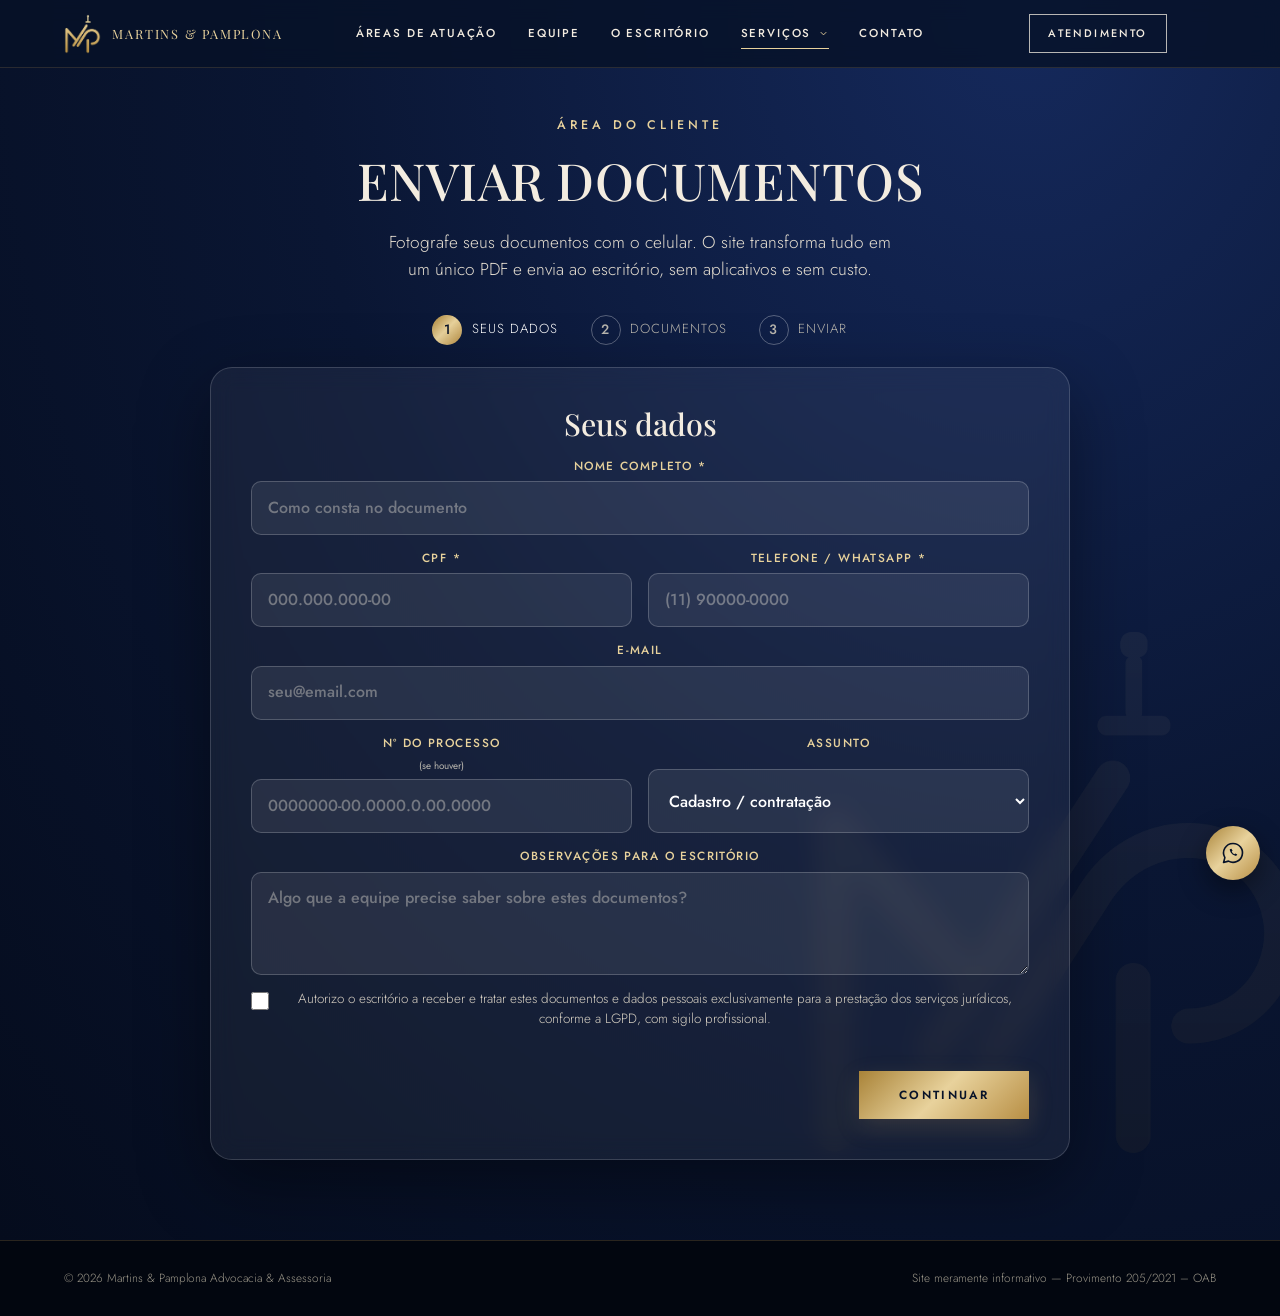
<file: scanner.html>
<!DOCTYPE html>
<html lang="pt-BR">
<head>
  <meta charset="UTF-8">
  <meta name="viewport" content="width=device-width, initial-scale=1">
  <title>Enviar documentos | Martins & Pamplona Advocacia</title>
  <meta name="description" content="Fotografe seus documentos pelo celular e envie ao escritório em PDF, de forma segura.">
  <meta name="theme-color" content="#0a1730">
  <meta name="robots" content="noindex">
  <link rel="icon" type="image/png" href="img/monograma.png">
  <link rel="preconnect" href="https://fonts.googleapis.com">
  <link rel="preconnect" href="https://fonts.gstatic.com" crossorigin>
  <link href="https://fonts.googleapis.com/css2?family=Jost:wght@300;400;500;600&family=Playfair+Display:wght@400;500;600&display=swap" rel="stylesheet">
  <link rel="stylesheet" href="css/style.css?v=2">
  <link rel="stylesheet" href="css/scanner.css">
</head>
<body class="page-scanner">

<header class="site-header" id="topo">
  <a class="brand" href="index.html" aria-label="Martins & Pamplona Advocacia & Assessoria">
    <img src="img/monograma.png" alt="" class="brand__mono">
    <span class="brand__txt">MARTINS & PAMPLONA</span>
  </a>
  <nav class="main-nav" aria-label="Principal">
    <a href="index.html#areas">Áreas de Atuação</a>
    <a href="index.html#equipe">Equipe</a>
    <a href="index.html#historia">O Escritório</a>
    <div class="dd on">
      <button type="button" class="dd__btn" aria-haspopup="true" aria-expanded="false">Serviços <svg viewBox="0 0 24 24" aria-hidden="true"><path d="m6 9 6 6 6-6"/></svg></button>
      <div class="dd__menu" role="menu">
        <a href="chamada.html" role="menuitem"><b>Chamada</b><small>Videochamada com o escritório</small></a>
        <a href="consulta.html" role="menuitem"><b>Consulta Processual</b><small>Acompanhe o seu processo</small></a>
        <a href="scanner.html" class="on" role="menuitem"><b>Enviar Documentos</b><small>Fotografe e envie em PDF</small></a>
      </div>
    </div>
    <a href="index.html#contato">Contato</a>
  </nav>
  <div class="header-actions">
    <a class="btn btn--outline btn--sm" data-wa href="#">Atendimento</a>
    <button class="burger" id="burger" aria-label="Abrir menu" aria-expanded="false" aria-controls="menu"><span></span><span></span><span></span></button>
  </div>
</header>

<div class="menu" id="menu" aria-hidden="true">
  <div class="menu__wrap">
    <aside class="menu__side">
      <img src="img/logo-completo.png" alt="Martins & Pamplona Advocacia & Assessoria" class="menu__logo">
      <p class="menu__tag">Atendimento direto, sigiloso e feito sob medida para cada caso.</p>
      <ul class="menu__contact">
        <li><small>WhatsApp</small><a data-wa href="#"><span data-phone>(11) 00000-0000</span></a></li>
        <li><small>E-mail</small><a data-mail href="#"><span data-email>contato@mpadvocacia.com.br</span></a></li>
        <li><small>Endereço</small><span data-address>Rua Do Bosque, 1621 — São Paulo/SP</span></li>
      </ul>
      <a class="btn btn--gold" href="index.html#contato">Agendar atendimento</a>
    </aside>
    <nav class="menu__cols" aria-label="Menu">
      <div class="mcol">
        <h4>O escritório</h4>
        <a href="index.html#inicio">Início</a>
        <a href="index.html#historia">Nossa história</a>
        <a href="index.html#equipe">Equipe jurídica</a>
        <a href="index.html#fundamentos">Fundamentos da defesa</a>
        <a href="index.html#escritorio">Como atuamos</a>
        <a href="index.html#contato">Contato</a>
      </div>
      <div class="mcol">
        <h4>Áreas de atuação</h4>
        <a href="index.html#areas">Civil</a><a href="index.html#areas">Trabalhista</a><a href="index.html#areas">Previdenciário</a><a href="index.html#areas">Criminal</a><a href="index.html#areas">Empresarial</a><a href="index.html#areas">Tributário</a><a href="index.html#areas">Agronegócio</a>
      </div>
      <div class="mcol mcol--svc">
        <h4>Serviços online</h4>
        <a href="chamada.html"><b>Chamada</b><small>Videochamada com o escritório</small></a>
        <a href="consulta.html"><b>Consulta processual</b><small>Acompanhe o seu processo</small></a>
        <a href="scanner.html"><b>Enviar documentos</b><small>Fotografe e envie em PDF</small></a>
      </div>
    </nav>
  </div>
</div>

<main>
<section class="scan">
  <div class="scan__bg" aria-hidden="true"></div>
  <div class="scan__wrap">
    <div class="section-head">
      <p class="eyebrow">Área do cliente</p>
      <h1>Enviar documentos</h1>
      <p class="lead lead--center">Fotografe seus documentos com o celular. O site transforma tudo em um único PDF e envia ao escritório, sem aplicativos e sem custo.</p>
    </div>

    <ol class="steps" id="steps" aria-label="Etapas">
      <li class="on" data-s="1"><b>1</b><span>Seus dados</span></li>
      <li data-s="2"><b>2</b><span>Documentos</span></li>
      <li data-s="3"><b>3</b><span>Enviar</span></li>
    </ol>

    <!-- ETAPA 1 -->
    <form class="card step on" id="step1" data-s="1" novalidate autocomplete="on">
      <h2>Seus dados</h2>
      <div class="grid">
        <label class="f f--full">Nome completo *
          <input id="fNome" name="name" type="text" autocomplete="name" maxlength="80" placeholder="Como consta no documento">
        </label>
        <label class="f">CPF *
          <input id="fCpf" type="text" inputmode="numeric" maxlength="14" placeholder="000.000.000-00">
        </label>
        <label class="f">Telefone / WhatsApp *
          <input id="fTel" type="tel" autocomplete="tel" maxlength="16" placeholder="(11) 90000-0000">
        </label>
        <label class="f f--full">E-mail
          <input id="fMail" type="email" autocomplete="email" maxlength="80" placeholder="seu@email.com">
        </label>
        <label class="f">Nº do processo <small>(se houver)</small>
          <input id="fProc" type="text" inputmode="numeric" maxlength="25" placeholder="0000000-00.0000.0.00.0000">
        </label>
        <label class="f">Assunto
          <select id="fAssunto">
            <option>Cadastro / contratação</option>
            <option>Civil</option>
            <option>Trabalhista</option>
            <option>Previdenciário</option>
            <option>Criminal</option>
            <option>Empresarial</option>
            <option>Tributário</option>
            <option>Agronegócio</option>
            <option>Outro assunto</option>
          </select>
        </label>
        <label class="f f--full">Observações para o escritório
          <textarea id="fObs" rows="3" maxlength="500" placeholder="Algo que a equipe precise saber sobre estes documentos?"></textarea>
        </label>
        <label class="check f--full">
          <input id="fLgpd" type="checkbox">
          <span>Autorizo o escritório a receber e tratar estes documentos e dados pessoais exclusivamente para a prestação dos serviços jurídicos, conforme a LGPD, com sigilo profissional.</span>
        </label>
      </div>
      <p class="err" id="err1" role="alert"></p>
      <div class="actions"><button type="submit" class="btn btn--gold">Continuar</button></div>
    </form>

    <!-- ETAPA 2 -->
    <div class="card step" id="step2" data-s="2">
      <h2>Fotografe os documentos</h2>
      <p class="muted">Uma foto por página. Coloque o documento sobre uma superfície escura e plana, com boa luz e sem sombras.</p>

      <div class="capture">
        <label class="btn btn--gold capture__btn">
          <svg viewBox="0 0 24 24" aria-hidden="true"><path d="M4 8h3l1.5-2.5h7L17 8h3v11H4Z"/><circle cx="12" cy="13" r="3.5"/></svg>
          Tirar foto
          <input id="inCam" type="file" accept="image/*" capture="environment" hidden>
        </label>
        <label class="btn btn--outline capture__btn">
          <svg viewBox="0 0 24 24" aria-hidden="true"><rect x="3" y="4" width="18" height="16" rx="2"/><circle cx="9" cy="10" r="1.8"/><path d="m4 18 5-5 3 3 3-3 5 5"/></svg>
          Escolher da galeria
          <input id="inGal" type="file" accept="image/*" multiple hidden>
        </label>
      </div>

      <ul class="pages" id="pages" aria-live="polite"></ul>
      <p class="empty" id="empty">Nenhuma página ainda. Toque em “Tirar foto”.</p>

      <div class="summary" id="sum2" hidden></div>
      <p class="err" id="err2" role="alert"></p>
      <div class="actions actions--split">
        <button type="button" class="btn btn--outline" id="back2">Voltar</button>
        <button type="button" class="btn btn--gold" id="go3">Revisar e enviar</button>
      </div>
    </div>

    <!-- ETAPA 3 -->
    <div class="card step" id="step3" data-s="3">
      <h2>Revisar e enviar</h2>
      <dl class="review" id="review"></dl>
      <div class="notice">
        <svg viewBox="0 0 24 24" aria-hidden="true"><rect x="5" y="11" width="14" height="9" rx="2"/><path d="M8 11V8a4 4 0 0 1 8 0v3"/></svg>
        <p>O PDF é gerado no seu aparelho e enviado por e-mail ao escritório. O site não guarda os seus documentos. Você poderá baixar uma cópia ao final.</p>
      </div>
      <div class="progress" id="progress" hidden><i></i><span id="progressTxt">Preparando…</span></div>
      <p class="err" id="err3" role="alert"></p>
      <div class="actions actions--split">
        <button type="button" class="btn btn--outline" id="back3">Voltar</button>
        <button type="button" class="btn btn--gold" id="btnSend">Gerar PDF e enviar</button>
      </div>
    </div>

    <!-- CONCLUSÃO -->
    <div class="card step done" id="stepDone" data-s="4">
      <div class="done__icon" id="doneIcon"><svg viewBox="0 0 24 24"><path d="m5 12.5 4.5 4.5L19 7.500"/></svg></div>
      <h2 id="doneTitle">Documentos enviados</h2>
      <p class="muted" id="doneMsg"></p>
      <dl class="review" id="doneInfo"></dl>
      <div class="actions actions--col">
        <button type="button" class="btn btn--gold" id="btnDownload">Baixar cópia do PDF</button>
        <button type="button" class="btn btn--outline" id="btnShare" hidden>Compartilhar PDF</button>
        <a class="btn btn--outline" id="btnWa" target="_blank" rel="noopener" href="#">Avisar no WhatsApp</a>
        <button type="button" class="btn btn--outline" id="btnNew">Enviar novos documentos</button>
      </div>
    </div>
  </div>
</section>
</main>

<!-- recorte -->
<div class="crop" id="crop" hidden>
  <div class="crop__box">
    <p>Arraste os cantos para recortar</p>
    <div class="crop__stage" id="cropStage"><canvas id="cropCv"></canvas>
      <div class="crop__rect" id="cropRect"><i data-h="nw"></i><i data-h="ne"></i><i data-h="sw"></i><i data-h="se"></i></div>
    </div>
    <div class="crop__btns">
      <button type="button" class="btn btn--outline btn--sm" id="cropCancel">Cancelar</button>
      <button type="button" class="btn btn--outline btn--sm" id="cropReset">Restaurar</button>
      <button type="button" class="btn btn--gold btn--sm" id="cropOk">Aplicar</button>
    </div>
  </div>
</div>

<footer class="footer footer--slim">
  <div class="footer__bar footer__bar--solo">
    <span>© <span id="year">2026</span> Martins &amp; Pamplona Advocacia &amp; Assessoria</span>
    <span class="footer__right">Site meramente informativo — Provimento 205/2021 – OAB</span>
  </div>
</footer>

<a class="wa-float" data-wa href="#" aria-label="Falar no WhatsApp">
  <svg viewBox="0 0 24 24"><path d="M12 3.2a8.7 8.7 0 0 0-7.5 13.1L3.3 20.7l4.5-1.2A8.7 8.7 0 1 0 12 3.2Z"/><path d="M9 8.5c.2 3 2.700 5.600 5.800 6.200l1.200-1.300-1.900-1-.8.800c-1-.4-2-1.400-2.500-2.500l.8-.8-1-1.900Z" class="fill"/></svg>
</a>

<script src="js/config.js"></script>
<script src="js/main.js"></script>
<script src="js/scanner.js"></script>
</body>
</html>
</file>
<file: css/style.css>
/* ============================================================
   MARTINS & PAMPLONA — ADVOCACIA & ASSESSORIA
   Paleta: azul-marinho + dourado (logo)
   ============================================================ */
:root{
  --navy-950:#040b1a;
  --navy-900:#071228;
  --navy-800:#0a1730;
  --navy-700:#102447;
  --gold:#c8a05a;
  --gold-light:#e8d29c;
  --gold-grad:linear-gradient(135deg,#a98338 0%,#e8d29c 48%,#b88f45 100%);
  --text:#f3ece0;
  --muted:#b9b6ae;
  --cream:#f4efe6;
  --serif:"Playfair Display",Georgia,"Times New Roman",serif;
  --sans:"Jost","Helvetica Neue",Arial,sans-serif;
  --header-h:68px;
  --pad:clamp(20px,5vw,72px);
}

*{box-sizing:border-box;margin:0;padding:0}
html{scroll-behavior:smooth;-webkit-text-size-adjust:100%}
body{
  background:var(--navy-950);
  color:var(--text);
  font-family:var(--sans);
  font-weight:300;
  line-height:1.55;
  overflow-x:hidden;
}
img,video{display:block;max-width:100%}
a{color:inherit;text-decoration:none}
button{font:inherit;color:inherit;background:none;border:0;cursor:pointer}
body.no-scroll{overflow:hidden}

h1,h2,h3,h4{font-family:var(--serif);font-weight:500;letter-spacing:.01em;line-height:1.08;text-transform:uppercase}
h1,h2{font-size:clamp(2.2rem,5.2vw,4.4rem)}
.eyebrow{
  font-size:.78rem;letter-spacing:.32em;text-transform:uppercase;
  color:var(--gold-light);font-weight:500;margin-bottom:1.1rem;
}
.lead{font-size:clamp(1rem,1.35vw,1.2rem);max-width:30em;color:#e4ddd0;margin:1.3rem 0 2rem}

/* ---------- botões ---------- */
.btn{
  display:inline-flex;align-items:center;justify-content:center;
  padding:.95rem 1.7rem;
  font-size:.74rem;letter-spacing:.2em;text-transform:uppercase;font-weight:500;
  transition:all .3s ease;white-space:nowrap;
}
.btn--outline{border:1px solid rgba(243,236,224,.75);color:var(--text)}
.btn--outline:hover{background:var(--gold-light);border-color:var(--gold-light);color:var(--navy-900)}
.btn--gold{background:var(--gold-grad);color:var(--navy-900);font-weight:600;box-shadow:0 8px 24px rgba(200,160,90,.18)}
.btn--gold:hover{filter:brightness(1.1);transform:translateY(-2px)}
.btn--sm{padding:.65rem 1.15rem;font-size:.68rem}

/* ---------- cabeçalho ---------- */
.site-header{
  position:fixed;inset:0 0 auto 0;height:var(--header-h);z-index:50;
  display:grid;grid-template-columns:1fr auto 1fr;align-items:center;
  padding:0 var(--pad);
  background:rgba(7,18,40,.82);
  backdrop-filter:blur(10px);-webkit-backdrop-filter:blur(10px);
  border-bottom:1px solid rgba(200,160,90,.18);
  transition:background .3s;
}
.brand{display:flex;align-items:center;gap:.7rem;justify-self:start}
.brand__mono{height:40px;width:auto}
.brand__txt{font-family:var(--serif);font-size:1.05rem;letter-spacing:.2em;color:var(--gold-light)}
.main-nav{display:flex;gap:2.6rem}
.main-nav a{
  font-size:.7rem;letter-spacing:.2em;text-transform:uppercase;font-weight:500;
  position:relative;padding:.4rem 0;
}
.main-nav a::after{content:"";position:absolute;left:0;bottom:0;height:1px;width:0;background:var(--gold-light);transition:width .3s}
.main-nav a:hover::after,.main-nav a.on::after{width:100%}
.header-actions{display:flex;align-items:center;gap:1.2rem;justify-self:end}
.burger{width:30px;height:22px;display:flex;flex-direction:column;justify-content:space-between;padding:3px 0}
.burger span{display:block;height:1.5px;background:var(--text);transition:.3s;transform-origin:center}
.burger.open span:nth-child(1){transform:translateY(8px) rotate(45deg)}
.burger.open span:nth-child(2){opacity:0}
.burger.open span:nth-child(3){transform:translateY(-8px) rotate(-45deg)}

/* ---------- menu tela cheia ---------- */
.menu{
  position:fixed;inset:0;z-index:40;background:var(--navy-950);
  display:flex;flex-direction:column;align-items:center;justify-content:center;gap:2rem;
  opacity:0;visibility:hidden;transition:opacity .4s,visibility .4s;
  background:radial-gradient(ellipse at 50% 30%,#102447 0%,#040b1a 70%);
}
.menu.open{opacity:1;visibility:visible}
.menu__logo{width:min(260px,60vw)}
.menu nav{display:flex;flex-direction:column;align-items:center;gap:1.1rem}
.menu nav a{font-family:var(--serif);font-size:clamp(1.3rem,3vw,1.9rem);text-transform:uppercase;letter-spacing:.08em;transition:color .3s}
.menu nav a:hover{color:var(--gold-light)}

/* ---------- hero genérico ---------- */
.hero{
  position:relative;min-height:100vh;min-height:100svh;
  display:flex;align-items:center;
  padding:calc(var(--header-h) + 40px) var(--pad) 90px;
  overflow:hidden;isolation:isolate;
  background:var(--navy-900);
}
.hero__content{position:relative;z-index:3;max-width:640px}
.hero__shade{position:absolute;inset:0;z-index:1;pointer-events:none}

/* hero com vídeo */
.hero__video{position:absolute;inset:-4% 0;width:100%;height:108%;object-fit:cover;z-index:0}
.hero--video .hero__shade{
  background:
    linear-gradient(90deg,rgba(4,11,26,.85) 0%,rgba(4,11,26,.45) 45%,rgba(4,11,26,.05) 100%),
    linear-gradient(0deg,rgba(4,11,26,.7),transparent 35%);
}

/* hero com imagem à direita */
.hero__media{position:absolute;top:0;bottom:0;right:0;width:62%;z-index:0}
.hero__media{-webkit-mask-image:linear-gradient(90deg,transparent 0,#000 38%);mask-image:linear-gradient(90deg,transparent 0,#000 38%)}
.hero__media img{width:100%;height:100%;object-fit:cover;object-position:center 20%}
.hero--split-img{background:radial-gradient(ellipse at 70% 40%,#10224a 0%,#071228 55%,#040b1a 100%)}
.hero__shade--side{background:linear-gradient(90deg,rgba(4,11,26,.9) 0%,rgba(4,11,26,.55) 40%,rgba(4,11,26,0) 70%),linear-gradient(0deg,rgba(4,11,26,.55),transparent 30%)}
.hero--alt{background:radial-gradient(ellipse at 70% 40%,#0f2a4c 0%,#081328 60%,#040b1a 100%)}
.hero--alt .hero__media img{filter:saturate(1.05)}

.slide-dots{position:absolute;bottom:34px;left:50%;transform:translateX(-50%);display:flex;gap:10px;z-index:4}
.slide-dots i{width:22px;height:2px;background:rgba(243,236,224,.3)}
.slide-dots i.on{background:var(--gold-light);width:34px}

/* ---------- cards ---------- */
.cards-section{
  min-height:100vh;min-height:100svh;
  padding:calc(var(--header-h) + 50px) 0 70px;
  display:flex;flex-direction:column;justify-content:center;
  background:linear-gradient(180deg,#02070f,#071228 55%,#02070f);
  position:relative;
}
.section-head{text-align:center;padding:0 var(--pad);margin-bottom:2.4rem}
.section-head h2{font-size:clamp(1.7rem,3.4vw,2.8rem)}
.section-head--left{text-align:left;padding:0 0 0 0;margin-bottom:1.6rem}
.section-head--left h2{font-size:clamp(1.3rem,2.2vw,1.9rem);letter-spacing:.04em}

/* carrossel genérico */
.carousel{position:relative}
.track{
  display:flex;gap:clamp(14px,2vw,28px);
  overflow-x:auto;scroll-snap-type:x mandatory;scrollbar-width:none;
  -webkit-overflow-scrolling:touch;
  scroll-behavior:smooth;outline:none;
}
.track::-webkit-scrollbar{display:none}
.carousel--cards .track{padding:0 clamp(64px,8vw,120px);scroll-padding:0 clamp(64px,8vw,120px)}
.card{flex:0 0 calc((100% - 2*clamp(14px,2vw,28px))/3);scroll-snap-align:start;text-align:center}
.card__img{aspect-ratio:3/3.5;overflow:hidden;background:#0d1a33;position:relative}
.card__img img{width:100%;height:100%;object-fit:cover;transition:transform .9s ease,filter .5s}
.card__img::after{content:"";position:absolute;inset:0;background:linear-gradient(0deg,rgba(4,11,26,.35),transparent 45%);pointer-events:none}
.card:hover .card__img img{transform:scale(1.06)}
.card h3{font-size:clamp(1rem,1.5vw,1.3rem);margin-top:1.3rem;letter-spacing:.06em}
.card p{font-size:.82rem;color:var(--muted);max-width:22em;margin:.5rem auto 0}

.arrow{
  position:absolute;top:42%;z-index:6;width:48px;height:48px;
  display:grid;place-items:center;transition:transform .3s,opacity .3s;
}
.arrow svg{width:30px;height:30px;fill:none;stroke:var(--text);stroke-width:1.2;stroke-linecap:round;stroke-linejoin:round}
.arrow:hover svg{stroke:var(--gold-light)}
.arrow--prev{left:clamp(6px,2vw,28px)}
.arrow--next{right:clamp(6px,2vw,28px)}
.arrow[disabled]{opacity:.25;pointer-events:none}
.dots{display:flex;justify-content:center;gap:8px;margin-top:1.8rem}
.dots button{width:42px;height:2px;background:rgba(243,236,224,.25);transition:.3s;padding:0}
.dots button.on{background:var(--gold-light)}

/* ---------- split ---------- */
.split{
  min-height:100vh;min-height:100svh;display:grid;grid-template-columns:34% 1fr;background:#02070f;
}
.split__img{position:relative;overflow:hidden}
.split__img img{position:absolute;inset:-6% 0;width:100%;height:112%;object-fit:cover;object-position:center}
.split__img::after{content:"";position:absolute;inset:0;background:linear-gradient(90deg,rgba(4,11,26,.2),rgba(4,11,26,.55))}
.split__panel{
  padding:calc(var(--header-h) + 40px) clamp(20px,4vw,64px) 60px;
  display:flex;flex-direction:column;justify-content:center;min-width:0;
  background:linear-gradient(135deg,#02070f,#071228);
}
.carousel--light .track{padding:6px 0}
.lcard{
  flex:0 0 clamp(240px,23vw,300px);scroll-snap-align:start;
  background:var(--cream);color:var(--navy-900);
  padding:14px 14px 24px;text-align:center;position:relative;display:flex;flex-direction:column;align-items:center;
}
.lcard__img{width:100%;aspect-ratio:4/3.2;overflow:hidden;background:#0d1a33}
.lcard__img img{width:100%;height:100%;object-fit:cover}
.lcard__n{font-family:var(--serif);color:#a98338;font-size:.8rem;letter-spacing:.2em;margin-top:1rem}
.lcard h3{font-size:1.02rem;margin:.35rem 0 .6rem;color:var(--navy-800);letter-spacing:.05em}
.lcard p{font-size:.8rem;color:#4a5160;margin-bottom:1.2rem;font-weight:400;flex:1}
.lcard .btn--gold{box-shadow:none}

/* ---------- assinatura ---------- */
.hero--signature{background:radial-gradient(ellipse at 68% 55%,#14295a 0%,#071228 52%,#030812 100%)}
.hero--signature .hero__content{max-width:560px}
.spot{position:absolute;right:6%;bottom:0;width:52%;height:34%;z-index:0;
  background:radial-gradient(ellipse at 50% 100%,rgba(232,210,156,.22),transparent 65%)}
.sign-mark{position:absolute;right:max(6%,calc(var(--pad)));top:50%;transform:translateY(-50%);
  width:min(44vw,520px);aspect-ratio:1;z-index:2;display:grid;place-items:center}
.sign-mark img{width:56%;filter:drop-shadow(0 0 26px rgba(232,210,156,.35));animation:glow 5s ease-in-out infinite alternate}
.sign-ring{position:absolute;inset:0;width:100%;height:100%;animation:spin 60s linear infinite}
.sign-ring--2{inset:6%;width:88%;height:88%;animation-direction:reverse;animation-duration:90s}
.ribbon{position:absolute;z-index:2;pointer-events:none;filter:drop-shadow(0 0 14px rgba(232,210,156,.35))}
.ribbon--a{left:0;right:0;bottom:6%;width:100%;height:46%;opacity:.8;animation:drift 14s ease-in-out infinite alternate}
.ribbon--b{left:0;right:0;top:12%;width:100%;height:36%;opacity:.45;animation:drift 18s ease-in-out infinite alternate-reverse}
@keyframes spin{to{transform:rotate(360deg)}}
@keyframes glow{from{filter:drop-shadow(0 0 14px rgba(232,210,156,.2))}to{filter:drop-shadow(0 0 34px rgba(232,210,156,.55))}}
@keyframes drift{from{transform:translate3d(-2%,0,0) scaleY(1)}to{transform:translate3d(2%,-3%,0) scaleY(1.12)}}

/* ---------- CTA ---------- */
.cta{
  position:relative;min-height:100vh;min-height:100svh;
  display:flex;align-items:center;justify-content:center;
  padding:calc(var(--header-h) + 40px) clamp(64px,9vw,140px) 80px;overflow:hidden;isolation:isolate;
  background:var(--navy-950);
}
.cta__bg{position:absolute;inset:-6% 0;z-index:-2;opacity:.5}
.cta__bg img{width:100%;height:100%;object-fit:cover;filter:grayscale(.3) brightness(.7)}
.cta__silk{position:absolute;inset:0;z-index:-1;
  background:
    radial-gradient(ellipse at 20% 100%,rgba(200,160,90,.18),transparent 55%),
    radial-gradient(ellipse at 85% 10%,rgba(16,36,71,.9),transparent 60%),
    linear-gradient(180deg,rgba(4,11,26,.65),rgba(4,11,26,.88))}
.cta__stage{position:relative;width:min(760px,100%);display:grid;text-align:center}
.cta__slide{grid-area:1/1;opacity:0;visibility:hidden;transform:translateY(14px);transition:opacity .7s,transform .7s,visibility .7s;display:flex;flex-direction:column;align-items:center}
.cta__slide.on{opacity:1;visibility:visible;transform:none}
.cta__slide .lead{margin-left:auto;margin-right:auto}
.cta .arrow{top:50%;margin-top:-24px}

/* ---------- rodapé ---------- */
.footer{background:#02060f;border-top:1px solid rgba(200,160,90,.2);padding:70px var(--pad) 28px}
.footer__grid{display:grid;grid-template-columns:repeat(4,1fr);gap:clamp(24px,4vw,64px);max-width:1280px;margin:0 auto}
.fcol h4{font-family:var(--sans);font-size:.72rem;letter-spacing:.22em;margin-bottom:1.2rem;font-weight:600;color:var(--gold-light)}
.fcol a,.fcol__txt{display:block;font-size:.88rem;color:#d8d2c6;margin-bottom:.7rem;font-weight:300;transition:color .25s}
.fcol a:hover{color:var(--gold-light)}
.social{display:flex;gap:.9rem;margin-top:1.1rem}
.social a{width:34px;height:34px;display:grid;place-items:center;border:1px solid rgba(200,160,90,.4);border-radius:50%;margin:0;transition:.3s}
.social a:hover{background:var(--gold-light);border-color:var(--gold-light)}
.social a:hover svg{stroke:var(--navy-900)}
.social a:hover svg .fill{fill:var(--navy-900)}
.social svg,.wa-float svg{width:17px;height:17px;fill:none;stroke:var(--text);stroke-width:1.5;stroke-linecap:round;stroke-linejoin:round}
.social svg .fill,.wa-float svg .fill{fill:var(--text);stroke:none}
.social a[hidden]{display:none}
.field{position:relative}
.field input{width:100%;background:#fff;border:0;padding:.95rem 2.6rem .95rem 1rem;font:inherit;font-size:.85rem;color:var(--navy-900);border-radius:2px;outline:none}
.field input:focus{box-shadow:0 0 0 2px var(--gold)}
.field svg{position:absolute;right:12px;top:50%;width:18px;height:18px;transform:translateY(-50%);fill:none;stroke:#555;stroke-width:1.6;stroke-linecap:round}
.form-row{display:flex;align-items:center;justify-content:space-between;gap:1rem;margin-top:1rem}
.check{display:flex;align-items:center;gap:.55rem;font-size:.78rem;color:#cfc9bc;cursor:pointer}
.check input{accent-color:var(--gold);width:16px;height:16px}
.form-msg{font-size:.8rem;margin-top:.8rem;min-height:1.2em;color:var(--gold-light)}
.footer__bar{
  max-width:1280px;margin:54px auto 0;padding-top:22px;border-top:1px solid rgba(255,255,255,.1);
  display:flex;justify-content:space-between;gap:1rem;flex-wrap:wrap;font-size:.74rem;color:#9a9588;
}
.footer__bar a:hover{color:var(--gold-light)}

/* botão flutuante WhatsApp */
.wa-float{
  position:fixed;right:20px;bottom:20px;z-index:45;width:54px;height:54px;border-radius:50%;
  background:var(--gold-grad);display:grid;place-items:center;box-shadow:0 10px 28px rgba(0,0,0,.45);
  transition:transform .3s;
}
.wa-float:hover{transform:scale(1.08)}
.wa-float svg{width:26px;height:26px;stroke:var(--navy-900)}
.wa-float svg .fill{fill:var(--navy-900)}

/* ---------- animação de entrada ---------- */
.reveal{opacity:0;transform:translateY(26px);transition:opacity 1s ease,transform 1s ease}
.reveal.in{opacity:1;transform:none}

/* ============================================================
   TABLET
   ============================================================ */
@media (max-width:1024px){
  .main-nav{gap:1.5rem}
  .card{flex-basis:calc((100% - clamp(14px,2vw,28px))/2)}
  .split{grid-template-columns:26% 1fr}
  .footer__grid{grid-template-columns:repeat(2,1fr)}
  .hero__media{width:70%}
}

/* ============================================================
   CELULAR
   ============================================================ */
@media (max-width:760px){
  :root{--header-h:60px}
  .site-header{grid-template-columns:1fr auto}
  .main-nav,.header-actions .btn{display:none}
  .brand__mono{height:34px}
  .brand__txt{font-size:.9rem;letter-spacing:.16em}

  .hero{align-items:flex-end;padding-bottom:84px}
  .hero__media{width:100%}
  .hero__media img{object-position:center 15%}
  .hero__shade--side{background:linear-gradient(0deg,rgba(4,11,26,.96) 8%,rgba(4,11,26,.55) 50%,rgba(4,11,26,.15) 100%)}
  .hero--video .hero__shade{background:linear-gradient(0deg,rgba(4,11,26,.95) 5%,rgba(4,11,26,.5) 55%,rgba(4,11,26,.2) 100%)}

  .carousel--cards .track{padding:0 20px;scroll-padding:0 20px}
  .card{flex-basis:78%}
  .arrow{display:none}
  .cta .arrow{display:grid;top:auto;bottom:22px;margin:0}
  .cta .arrow--prev{left:calc(50% - 74px)}
  .cta .arrow--next{right:calc(50% - 74px)}
  .cta{padding:calc(var(--header-h) + 30px) 24px 96px}

  .split{grid-template-columns:1fr}
  .split__img{height:34vh;min-height:220px}
  .split__panel{padding:44px 20px 56px}
  .lcard{flex-basis:78%}

  .hero--signature{align-items:flex-end}
  .ribbon--a{opacity:.4;bottom:30%}
  .hero__media{-webkit-mask-image:none;mask-image:none}
  .sign-mark{width:min(78vw,340px);right:50%;top:calc(var(--header-h) + 20px);transform:translateX(50%)}
  .hero--signature .hero__content{padding-top:0}

  .footer__grid{grid-template-columns:1fr;gap:34px}
  .footer__bar{flex-direction:column;text-align:left}
  .wa-float{right:14px;bottom:14px;width:50px;height:50px}
}

@media (prefers-reduced-motion:reduce){
  html{scroll-behavior:auto}
  *,*::before,*::after{animation:none!important;transition-duration:.01ms!important}
  .reveal{opacity:1;transform:none}
}

/* ============================================================
   PÁGINA: CONSULTA PROCESSUAL
   ============================================================ */
.sr{position:absolute;width:1px;height:1px;overflow:hidden;clip:rect(0 0 0 0);white-space:nowrap}
.center{text-align:center}
.lead--center{margin-left:auto;margin-right:auto}
.page-consulta .reveal{opacity:1;transform:none}
.consulta{
  position:relative;min-height:100vh;min-height:100svh;overflow:hidden;isolation:isolate;
  padding:calc(var(--header-h) + 64px) var(--pad) 80px;
  background:radial-gradient(ellipse at 50% 0%,#14295a 0%,#071228 55%,#030812 100%);
}
.consulta__bg{position:absolute;inset:0;z-index:-1;opacity:.16;
  -webkit-mask-image:linear-gradient(180deg,#000,transparent 70%);mask-image:linear-gradient(180deg,#000,transparent 70%)}
.consulta__bg img{width:100%;height:100%;object-fit:cover;object-position:center 20%}
.consulta__wrap{max-width:860px;margin:0 auto}
.consulta h1{font-size:clamp(2rem,4.4vw,3.4rem)}
.consulta .section-head{margin-bottom:2rem}
.csearch{display:flex;gap:12px;background:rgba(255,255,255,.06);border:1px solid rgba(200,160,90,.35);padding:10px;border-radius:3px;backdrop-filter:blur(6px)}
.csearch input{flex:1;min-width:0;background:transparent;border:0;outline:0;color:var(--text);font:inherit;font-size:clamp(1rem,2.4vw,1.35rem);letter-spacing:.06em;padding:.7rem 1rem;font-variant-numeric:tabular-nums}
.csearch input::placeholder{color:rgba(243,236,224,.35)}
.csearch:focus-within{border-color:var(--gold-light);box-shadow:0 0 0 3px rgba(232,210,156,.12)}
.csearch .btn[disabled]{opacity:.7;cursor:wait}
.csearch__hint{font-size:.82rem;color:var(--muted);margin:.8rem 0 0;text-align:center}
.cmsg{min-height:1.5em;text-align:center;margin:1.2rem 0;font-size:.95rem;color:var(--gold-light)}
.cmsg--err{color:#f0a9a0}.cmsg--warn{color:#e8d29c}
.cresult{display:grid;gap:22px;margin-bottom:2rem}
.ccard{background:var(--cream);color:var(--navy-900);padding:clamp(22px,4vw,38px);border-radius:3px;box-shadow:0 24px 60px rgba(0,0,0,.4);animation:rise .6s ease}
@keyframes rise{from{opacity:0;transform:translateY(16px)}to{opacity:1;transform:none}}
.ccard--simple{text-align:center}
.ccard--simple h2{font-size:1.4rem;margin-bottom:.6rem}
.ccard--simple p{margin-bottom:1.4rem;color:#4a5160;font-weight:400}
.ccard__head{border-bottom:1px solid rgba(10,23,48,.15);padding-bottom:1.2rem;margin-bottom:1.3rem}
.ccard__tag{font-size:.7rem;letter-spacing:.22em;text-transform:uppercase;color:#a98338;font-weight:600}
.ccard h2{font-size:clamp(1.3rem,2.6vw,1.9rem);margin:.4rem 0 .3rem;color:var(--navy-800);letter-spacing:.03em}
.ccard__num{font-variant-numeric:tabular-nums;letter-spacing:.06em;color:#4a5160;font-weight:400}
.ccard__grid{display:grid;grid-template-columns:repeat(2,1fr);gap:1.1rem 2rem;margin-bottom:1.8rem}
.ccard__grid dt{font-size:.68rem;letter-spacing:.2em;text-transform:uppercase;color:#7a7f8c;font-weight:500}
.ccard__grid dd{font-weight:400;font-size:.95rem;margin-top:.15rem}
.ccard h3{font-family:var(--sans);font-size:.78rem;letter-spacing:.22em;font-weight:600;color:var(--navy-800);margin-bottom:1rem}
.timeline{list-style:none;position:relative;margin-left:6px;padding-left:24px;border-left:1px solid rgba(169,131,56,.5)}
.timeline li{position:relative;padding-bottom:1.15rem;display:grid;gap:.1rem}
.timeline li::before{content:"";position:absolute;left:-29px;top:.4rem;width:9px;height:9px;border-radius:50%;background:#a98338;box-shadow:0 0 0 3px var(--cream)}
.timeline li.extra{display:none}
.timeline.all li.extra{display:grid}
.timeline time{font-size:.75rem;color:#7a7f8c;letter-spacing:.04em}
.timeline strong{font-weight:500;font-size:.95rem}
.timeline span{font-size:.82rem;color:#4a5160;font-weight:400}
.ccard .btn--outline{border-color:var(--navy-800);color:var(--navy-800)}
.ccard .btn--outline:hover{background:var(--navy-800);color:var(--cream)}
.cmuted{color:#6b7080;font-weight:400}
.clink{display:inline-block;margin-top:1.4rem;font-size:.82rem;color:#7d5f1f;font-weight:500;border-bottom:1px solid currentColor}
.cnote{display:flex;gap:14px;align-items:flex-start;max-width:720px;margin:2.2rem auto;padding:1.1rem 1.3rem;border:1px solid rgba(200,160,90,.25);background:rgba(255,255,255,.03);border-radius:3px}
.cnote svg{flex:0 0 22px;width:22px;height:22px;fill:none;stroke:var(--gold-light);stroke-width:1.5;stroke-linecap:round;margin-top:2px}
.cnote p{font-size:.84rem;color:#cfc9bc}
.footer--slim{padding-top:28px}
.footer__bar--solo{margin-top:0;border-top:0;padding-top:0}
@media (max-width:760px){
  .csearch{flex-direction:column}
  .csearch .btn{width:100%}
  .ccard__grid{grid-template-columns:1fr}
}
.cdiag{font-size:.72rem;margin-top:1.2rem}


/* ---- consulta: ajustes de responsividade ---- */
.cresult:empty{display:none}
.cmsg:empty{min-height:0;margin:.4rem 0}
.consulta .center .btn{white-space:normal;text-align:center;line-height:1.5;max-width:100%}
@media (max-width:760px){
  .consulta{padding:calc(var(--header-h) + 36px) 18px 64px}
  .consulta h1{font-size:clamp(1.8rem,9vw,2.4rem);overflow-wrap:anywhere}
  .consulta .lead{font-size:1rem;margin:1rem auto 1.4rem}
  .csearch{padding:8px;gap:8px}
  .csearch input{font-size:clamp(.88rem,4.6vw,1.15rem);letter-spacing:.02em;padding:.8rem .8rem;text-align:center}
  .csearch .btn{padding:1rem 1.2rem}
  .cnote{margin:1.6rem 0;padding:1rem}
  .ccard{padding:22px 18px}
  .ccard h2{overflow-wrap:anywhere}
  .consulta .center .btn{width:100%;padding:1rem 1.2rem}
}
@media (max-width:360px){
  .csearch input{font-size:.82rem}
  .brand__txt{font-size:.8rem;letter-spacing:.12em}
}

/* ============================================================
   ÁREAS DE ATUAÇÃO — slider com roda de círculos
   ============================================================ */
.areas{position:relative;min-height:100vh;min-height:100svh;overflow:hidden;isolation:isolate;background:var(--navy-950)}
.areas__bgs,.areas__bg{position:absolute;inset:0}
.areas__bg{opacity:0;transition:opacity 1.3s ease;z-index:0}
.areas__bg.on{opacity:1;z-index:1}
.areas__blur{position:absolute;inset:0;width:100%;height:100%;object-fit:cover;filter:blur(30px) brightness(.5) saturate(1.1);transform:scale(1.2)}
.areas__main{position:absolute;top:0;bottom:0;right:0;width:64%;height:100%;object-fit:cover;
  -webkit-mask-image:linear-gradient(90deg,transparent 0,#000 42%);mask-image:linear-gradient(90deg,transparent 0,#000 42%);
  transform:scale(1.08);transform-origin:70% 40%;transition:transform 7s ease-out}
.areas__bg.on .areas__main{transform:scale(1)}
.areas__shade{position:absolute;inset:0;z-index:2;pointer-events:none;
  background:linear-gradient(90deg,rgba(4,11,26,.82) 0%,rgba(4,11,26,.4) 45%,rgba(4,11,26,.1) 100%),
             linear-gradient(0deg,rgba(4,11,26,.75) 0%,transparent 45%),
             linear-gradient(180deg,rgba(4,11,26,.55) 0%,transparent 22%)}

.areas__content{position:absolute;z-index:4;left:var(--pad);bottom:11%;max-width:min(640px,52vw)}
.pill{display:inline-flex;align-items:center;gap:.8rem;padding:.4rem 1.1rem .4rem .4rem;border-radius:999px;
  border:1px solid rgba(255,255,255,.4);background:rgba(255,255,255,.12);backdrop-filter:blur(8px);-webkit-backdrop-filter:blur(8px);
  font-size:.88rem;font-weight:400;color:#fff}
.pill b{background:#fff;color:var(--navy-900);font-weight:500;padding:.3rem 1rem;border-radius:999px;font-size:.8rem}
.pill span{transition:opacity .4s}
.areas__content h2{font-family:var(--serif);font-style:italic;font-weight:500;text-transform:none;letter-spacing:0;
  font-size:clamp(2.1rem,4.4vw,3.6rem);line-height:1.1;margin:1.3rem 0 1rem;text-shadow:0 2px 18px rgba(0,0,0,.45)}
.areas__text{font-size:clamp(.95rem,1.25vw,1.12rem);line-height:1.5;color:#f1ece2;font-weight:400;max-width:34em;margin-bottom:1.5rem;text-shadow:0 1px 10px rgba(0,0,0,.5)}
.pill--btn{padding:.8rem 1.5rem;font-size:.95rem;transition:background .3s,color .3s}
.pill--btn svg{width:18px;height:18px;fill:none;stroke:currentColor;stroke-width:1.6;stroke-linecap:round;stroke-linejoin:round}
.pill--btn:hover{background:#fff;color:var(--navy-900)}

/* roda de círculos */
.areas__wheel{list-style:none;position:absolute;inset:0;z-index:5;pointer-events:none;--o:min(10.4vw,17.5vh)}
.orb{position:absolute;left:var(--x);top:var(--y);width:calc(var(--o) * var(--k));height:calc(var(--o) * var(--k));
  transform:translate(-50%,-50%);opacity:var(--op);pointer-events:auto;
  transition:left 1s cubic-bezier(.65,0,.25,1),top 1s cubic-bezier(.65,0,.25,1),width 1s cubic-bezier(.65,0,.25,1),height 1s cubic-bezier(.65,0,.25,1),opacity .8s}
.orb button{position:relative;display:block;width:100%;height:100%;border-radius:50%;cursor:pointer}
.orb__img{position:absolute;inset:0;border-radius:50%;overflow:hidden;box-shadow:0 10px 30px rgba(0,0,0,.45);border:2px solid rgba(255,255,255,.0);transition:border-color .6s,box-shadow .6s}
.orb__img img{width:100%;height:100%;object-fit:cover;transform:scale(1.15)}
.orb.is-active .orb__img{border:5px solid rgba(255,255,255,.55);box-shadow:0 14px 40px rgba(0,0,0,.55),inset 0 0 0 1px rgba(255,255,255,.3)}
.orb__label{position:absolute;right:calc(100% + 14px);top:50%;transform:translateY(-50%);text-align:right;white-space:nowrap;transition:opacity .5s}
.orb__label em{display:block;font-family:var(--serif);font-style:italic;font-size:clamp(.95rem,1.35vw,1.2rem);color:#fff;text-shadow:0 1px 10px rgba(0,0,0,.6)}
.orb__label small{display:block;font-size:clamp(.7rem,.9vw,.85rem);color:#ece6d8;font-weight:400;text-shadow:0 1px 8px rgba(0,0,0,.6)}
.orb.is-active .orb__label{opacity:0}
.orb:focus-within .orb__img{border-color:var(--gold-light)}
.orb[data-pos="m2"]{--x:75.7%;--y:21%;--k:1;--op:1}
.orb[data-pos="m1"]{--x:82%;--y:37%;--k:1;--op:1}
.orb[data-pos="0"] {--x:84.5%;--y:55.5%;--k:1.28;--op:1}
.orb[data-pos="p1"]{--x:82%;--y:75%;--k:1;--op:1}
.orb[data-pos="p2"]{--x:75.5%;--y:90%;--k:1;--op:1}
.orb[data-pos="top"]{--x:70%;--y:2%;--k:.6;--op:0;pointer-events:none}
.orb[data-pos="bot"]{--x:70%;--y:104%;--k:.6;--op:0;pointer-events:none}
.orb[data-pos="top"] button,.orb[data-pos="bot"] button{pointer-events:none}

.areas__dots{position:absolute;z-index:5;right:2.2%;top:50%;transform:translateY(-50%);display:flex;flex-direction:column;gap:12px}
.areas__dots button{width:9px;height:9px;border-radius:50%;background:rgba(255,255,255,.45);padding:0;transition:.4s}
.areas__dots button.on{background:#fff;transform:scale(1.45)}

/* tablet */
@media (max-width:1024px){
  .areas__content{max-width:48vw}
  .areas__wheel{--o:min(12vw,15vh)}
}
/* celular: roda menor na lateral, texto embaixo */
@media (max-width:760px){
  .areas__main{width:100%;-webkit-mask-image:none;mask-image:none}
  .areas__shade{background:linear-gradient(0deg,rgba(4,11,26,.95) 4%,rgba(4,11,26,.55) 48%,rgba(4,11,26,.25) 100%)}
  .areas__wheel{--o:min(15vw,10.5vh)}
  .orb__label{display:none}
  .orb[data-pos="m2"]{--x:82%;--y:22%}
  .orb[data-pos="m1"]{--x:87%;--y:36%}
  .orb[data-pos="0"] {--x:87.5%;--y:51%;--k:1.3}
  .orb[data-pos="p1"]{--x:87%;--y:66%}
  .orb[data-pos="p2"]{--x:82%;--y:80%}
  .areas__dots{display:none}
  .areas__content{left:20px;right:108px;bottom:7%;max-width:none}
  .areas__content h2{font-size:clamp(1.8rem,8vw,2.3rem)}
  .areas__text{font-size:.9rem}
  .pill{font-size:.78rem}
}
@media (prefers-reduced-motion:reduce){
  .areas__main,.orb{transition-duration:.01ms!important}
}

/* tablet: menu enxuto para não encavalar */
@media (max-width:920px){.main-nav{display:none}}

/* ============================================================
   EQUIPE JURÍDICA
   ============================================================ */
.team{display:grid;grid-template-columns:1fr 1fr;min-height:100vh;min-height:100svh;background:var(--navy-950)}
.team__left{position:relative;display:flex;flex-direction:column;justify-content:center;
  padding:calc(var(--header-h) + 70px) clamp(28px,5vw,80px) 150px;
  background:linear-gradient(160deg,#0c1a36 0%,#071228 55%,#040b1a 100%)}
.team__eyebrow{position:absolute;top:calc(var(--header-h) + 34px);left:clamp(28px,5vw,80px);margin:0}
.team__texts{position:relative;display:grid;margin-top:2rem}
.member{grid-area:1/1;opacity:0;visibility:hidden;transform:translateY(18px);transition:opacity .8s ease,transform .8s ease,visibility .8s}
.member.on{opacity:1;visibility:visible;transform:none}
.member h2{font-family:var(--sans);font-weight:300;text-transform:uppercase;letter-spacing:-.01em;line-height:1.02;font-size:clamp(2rem,4vw,3.7rem)}
.member h2 span{display:block}
.member .n1{color:#fff}
.member .n2{color:rgba(243,236,224,.42)}
.member .tag{font-family:var(--serif);font-style:italic;font-size:clamp(1rem,1.4vw,1.25rem);color:var(--gold-light);margin-top:1.5rem}
.member .meta{font-size:.78rem;letter-spacing:.18em;text-transform:uppercase;color:var(--muted);margin-top:.9rem;font-weight:400}
.team__controls{position:absolute;left:clamp(28px,5vw,80px);right:clamp(28px,5vw,80px);bottom:42px;display:flex;align-items:flex-end;justify-content:space-between;gap:1rem}
.team__nav{display:flex;gap:clamp(12px,2vw,28px);flex:1;min-width:0}
.team__nav button{display:flex;flex-direction:column;gap:.35rem;text-align:left;padding-top:.7rem;border-top:1px solid rgba(243,236,224,.22);flex:1;min-width:0;max-width:160px;transition:border-color .4s,opacity .4s;opacity:.55}
.team__nav button b{font-weight:500;font-size:.72rem;letter-spacing:.2em;color:var(--gold-light)}
.team__nav button span{font-size:.76rem;line-height:1.3;font-weight:400;overflow-wrap:anywhere}
.team__nav button:hover{opacity:.9}
.team__nav button.on{opacity:1;border-top-color:var(--gold-light)}
.team__arrows{display:flex;gap:6px}
.team__arrows button{width:42px;height:42px;display:grid;place-items:center;border:1px solid rgba(243,236,224,.3);border-radius:50%;transition:.3s}
.team__arrows svg{width:20px;height:20px;fill:none;stroke:var(--text);stroke-width:1.3;stroke-linecap:round;stroke-linejoin:round}
.team__arrows button:hover{background:var(--gold-light);border-color:var(--gold-light)}
.team__arrows button:hover svg{stroke:var(--navy-900)}

.team__right{position:relative;overflow:hidden;background:linear-gradient(180deg,#8d95a2 0%,#6c7482 100%)}
.mphoto{position:absolute;inset:0;margin:0;opacity:0;transition:opacity .9s ease;display:flex;align-items:flex-end;justify-content:center}
.mphoto.on{opacity:1}
.mphoto img{position:absolute;inset:0;width:100%;height:100%;object-fit:cover;object-position:center top}
.mphoto__ph{width:min(78%,420px);height:auto;opacity:.9}
.team__cta{position:absolute;top:calc(var(--header-h) + 34px);right:clamp(24px,4vw,56px);z-index:3;display:inline-flex;align-items:center;gap:.6rem;
  font-size:.72rem;letter-spacing:.2em;text-transform:uppercase;font-weight:600;color:#fff;text-shadow:0 1px 10px rgba(0,0,0,.35)}
.team__cta svg{width:18px;height:18px;fill:none;stroke:currentColor;stroke-width:1.5;stroke-linecap:round;stroke-linejoin:round;transition:transform .3s}
.team__cta:hover svg{transform:translateX(5px)}

@media (max-width:900px){
  .team{grid-template-columns:1fr;grid-template-rows:auto auto}
  .team__right{order:-1;height:52svh;min-height:340px}
  .team__left{padding:34px 22px 110px;min-height:44svh;justify-content:flex-start}
  .team__eyebrow{position:static;margin-bottom:.5rem}
  .team__texts{margin-top:.8rem}
  .member h2{font-size:clamp(2rem,9.5vw,3rem)}
  .team__controls{left:22px;right:22px;bottom:26px}
  .team__nav button{min-width:0;flex:1}
  .team__nav button span{display:none}
  .team__right{padding-top:var(--header-h)}
  .team__cta{top:calc(var(--header-h) + 14px)}
}
/* menu do topo com 5 itens em telas médias */
@media (max-width:1180px){.main-nav{gap:1.3rem}.main-nav a{font-size:.64rem;letter-spacing:.16em}}
@media (prefers-reduced-motion:reduce){.member,.mphoto{transition-duration:.01ms!important}}

@media (max-width:1480px){.main-nav{gap:1.1rem;margin-left:1.5rem}.main-nav a{font-size:.68rem;letter-spacing:.12em}}

/* Hero: vídeo vertical da Themis à direita, texto à esquerda */
.hero--video{background:radial-gradient(ellipse at 70% 40%,#10224a 0%,#071228 55%,#040b1a 100%)}
.hero__media--video{width:56%;-webkit-mask-image:linear-gradient(90deg,transparent 0,#000 30%);mask-image:linear-gradient(90deg,transparent 0,#000 30%)}
.hero__video--side{position:absolute;inset:0;width:100%;height:100%;object-fit:cover;object-position:center 12%}
.hero--video .hero__shade{background:linear-gradient(90deg,rgba(4,11,26,.9) 0%,rgba(4,11,26,.5) 42%,rgba(4,11,26,0) 70%),linear-gradient(0deg,rgba(4,11,26,.55),transparent 30%)}
@media (max-width:920px){.hero__media--video{width:100%;-webkit-mask-image:none;mask-image:none}}
@media (max-width:640px){.hero__video--side{object-position:center 8%}}

.brand__txt{white-space:nowrap}
@media (max-width:1480px){.brand__txt{font-size:.92rem;letter-spacing:.14em}}
@media (max-width:640px){.brand__txt{font-size:.78rem;letter-spacing:.1em}}

/* ===== Áreas: fundo (ajuste de claridade) =====
   Para clarear/escurecer, mexa nestes 4 números:
   1) .areas__blur  brightness(.5)   -> luz do fundo desfocado (maior = mais claro)
   2) .areas__main  opacity:.55      -> força da imagem de fundo (0 a 1)
   3) .areas__shade rgba(...,.78 / .5 / .2) -> sombra à esquerda, onde fica o texto (menor = mais claro)
   4) .areas::after rgba(3,8,20,.45) -> escurecimento das bordas */
.areas{background:radial-gradient(ellipse at 72% 45%,#1a3270 0%,#0e1d42 45%,#070f24 100%)}
.areas__blur{filter:blur(30px) brightness(.58) saturate(.8) contrast(1.05);transform:scale(1.25)}
.areas__main{opacity:.58;filter:grayscale(.25) brightness(1) blur(1px);width:70%;
  -webkit-mask-image:linear-gradient(90deg,transparent 0,#000 45%),linear-gradient(180deg,#000 70%,transparent 100%);
  -webkit-mask-composite:source-in;mask-image:linear-gradient(90deg,transparent 0,#000 45%),linear-gradient(180deg,#000 70%,transparent 100%);mask-composite:intersect}
.areas__shade{background:
  radial-gradient(ellipse 38% 55% at 78% 48%,rgba(201,168,98,.14),transparent 70%),
  linear-gradient(90deg,rgba(4,11,26,.78) 0%,rgba(4,11,26,.5) 40%,rgba(4,11,26,.12) 100%),
  linear-gradient(0deg,rgba(4,11,26,.6) 0%,transparent 45%),
  linear-gradient(180deg,rgba(4,11,26,.5) 0%,transparent 24%)}
.areas::after{content:"";position:absolute;inset:0;z-index:3;pointer-events:none;box-shadow:inset 0 0 140px 20px rgba(3,8,20,.45)}
.areas__content{text-shadow:0 2px 16px rgba(0,0,0,.65)}
.orb__label{text-shadow:0 2px 14px rgba(0,0,0,.9),0 0 3px rgba(0,0,0,.8)}
.orb__label em,.orb__label small{color:#fff}
.orb__img{box-shadow:0 14px 40px rgba(0,0,0,.55),0 0 0 2px rgba(232,210,156,.35)}
.orb[data-pos="0"] .orb__img{box-shadow:0 18px 50px rgba(0,0,0,.6),0 0 0 3px var(--gold-light),0 0 40px rgba(232,210,156,.25)}
@media (max-width:920px){
  .areas__shade{background:linear-gradient(0deg,rgba(4,11,26,.92) 6%,rgba(4,11,26,.6) 52%,rgba(4,11,26,.3) 100%)}
  .areas__main{width:100%;opacity:.5}
}

/* ===== Envio de documentos (home) ===== */
.docs{position:relative;overflow:hidden;isolation:isolate;padding:clamp(70px,10vw,130px) var(--pad);background:#071228}
.docs__bg{position:absolute;inset:0;z-index:-1;background:radial-gradient(ellipse at 78% 50%,#15295c 0%,#0a1633 50%,#050c1d 100%)}
.docs__bg::after{content:"";position:absolute;inset:0;background:url(../img/monograma.png) no-repeat -4% 110%/min(420px,60vw);opacity:.05}
.docs__wrap{width:min(1100px,100%);margin:0 auto;display:grid;grid-template-columns:1.15fr .85fr;gap:clamp(30px,6vw,80px);align-items:center}
.docs h2{font-size:clamp(1.9rem,3.8vw,3rem);margin:.4rem 0 1rem}
.docs .lead{max-width:34em}
.docs__steps{list-style:none;padding:0;margin:1.6rem 0;display:grid;gap:14px}
.docs__steps li{display:flex;gap:14px;align-items:flex-start}
.docs__steps b{flex:0 0 34px;height:34px;border-radius:50%;display:grid;place-items:center;background:var(--gold-grad);color:var(--navy-900);font-weight:600;font-size:.9rem}
.docs__steps span{font-size:.92rem;color:#cfc8ba;line-height:1.4}
.docs__steps strong{display:block;color:#fff;font-weight:500;font-size:1rem}
.docs__btns{display:flex;gap:12px;flex-wrap:wrap}
.docs__note{margin-top:1.2rem;font-size:.8rem;color:var(--muted)}
.docs__phone{display:grid;place-items:center}
.phone{position:relative;width:min(270px,64vw);aspect-ratio:9/17;border-radius:36px;padding:14px;background:linear-gradient(160deg,#1b2c58,#0b1531);border:2px solid rgba(232,210,156,.5);box-shadow:0 30px 70px rgba(0,0,0,.55),0 0 60px rgba(232,210,156,.12);transition:transform .5s}
.docs__phone:hover .phone{transform:translateY(-6px) rotate(-1.5deg)}
.phone::before{content:"";position:absolute;inset:14px;border-radius:24px;background:#0c1630}
.phone__doc{position:absolute;left:34px;right:34px;top:20%;bottom:22%;background:#f6f1e4;border-radius:6px;padding:16px 14px;display:grid;align-content:start;gap:9px;box-shadow:0 6px 18px rgba(0,0,0,.4)}
.phone__doc i{height:6px;border-radius:4px;background:#c9c2ae}
.phone__doc i:nth-child(2){width:80%}.phone__doc i:nth-child(3){width:92%}.phone__doc i:nth-child(4){width:60%}
.phone__doc em{height:34px;margin-top:6px;border-radius:4px;border:1.5px solid #b8903f;opacity:.7}
.phone__corner{position:absolute;width:26px;height:26px;border:3px solid var(--gold-light);z-index:2}
.phone__corner--tl{left:26px;top:calc(20% - 10px);border-right:0;border-bottom:0;border-radius:6px 0 0 0}
.phone__corner--tr{right:26px;top:calc(20% - 10px);border-left:0;border-bottom:0;border-radius:0 6px 0 0}
.phone__corner--bl{left:26px;bottom:calc(22% - 10px);border-right:0;border-top:0;border-radius:0 0 0 6px}
.phone__corner--br{right:26px;bottom:calc(22% - 10px);border-left:0;border-top:0;border-radius:0 0 6px 0}
.phone__scan{position:absolute;left:30px;right:30px;height:3px;background:linear-gradient(90deg,transparent,var(--gold-light),transparent);box-shadow:0 0 14px var(--gold-light);z-index:3;animation:scanline 3.2s ease-in-out infinite}
@keyframes scanline{0%,100%{top:22%}50%{top:76%}}
.phone__btn{position:absolute;left:50%;bottom:4.5%;width:46px;height:46px;margin-left:-23px;border-radius:50%;border:3px solid var(--gold-light);z-index:2}
.phone__btn::after{content:"";position:absolute;inset:6px;border-radius:50%;background:var(--gold-grad)}
@media (max-width:860px){.docs__wrap{grid-template-columns:1fr}.docs__phone{order:-1}.docs__text{text-align:left}.phone{width:min(200px,52vw)}}
@media (prefers-reduced-motion:reduce){.phone__scan{animation:none;top:48%}}

/* ===== Contato (tela cheia) ===== */
.contato{position:relative;isolation:isolate;min-height:100vh;min-height:100svh;display:flex;align-items:center;padding:calc(var(--header-h,84px) + 24px) var(--pad) 48px;background:#050c1d;scroll-margin-top:0}
.contato__bg{position:absolute;inset:0;z-index:-1;background:radial-gradient(ellipse at 15% 30%,#15295c 0%,#0a1633 50%,#050c1d 100%)}
.contato__wrap{width:min(1240px,100%);margin:0 auto;display:grid;grid-template-columns:minmax(0,.85fr) minmax(0,1.15fr);gap:clamp(24px,5vw,72px);align-items:stretch}
.contato__info{display:flex;flex-direction:column;justify-content:center}
.contato h2{font-size:clamp(1.9rem,3.6vw,3rem);margin:.4rem 0 1rem}
.contato__list{list-style:none;padding:0;margin:1.6rem 0;display:grid;gap:12px}
.contato__list a{display:flex;gap:16px;align-items:center;padding:16px 18px;border:1px solid rgba(232,210,156,.22);border-radius:14px;background:rgba(255,255,255,.03);transition:border-color .3s,background .3s,transform .3s}
.contato__list a:hover{border-color:var(--gold-light);background:rgba(232,210,156,.07);transform:translateX(4px)}
.contato__list .ci{flex:0 0 46px;height:46px;border-radius:50%;display:grid;place-items:center;background:var(--gold-grad)}
.contato__list .ci svg{width:22px;height:22px;fill:none;stroke:var(--navy-900);stroke-width:1.8;stroke-linecap:round;stroke-linejoin:round}
.contato__list small{display:block;font-size:.68rem;letter-spacing:.22em;text-transform:uppercase;color:var(--gold-light);margin-bottom:2px}
.contato__list b{font-weight:400;color:#fff;font-size:1.02rem;overflow-wrap:anywhere}
.contato__btns{display:flex;gap:12px;flex-wrap:wrap}
.contato__map{position:relative;min-height:min(560px,70vh);border-radius:20px;overflow:hidden;border:1px solid rgba(232,210,156,.4);box-shadow:0 30px 70px rgba(0,0,0,.5)}
.contato__map iframe{position:absolute;inset:0;width:100%;height:100%;border:0;filter:saturate(.85) contrast(1.03)}
.contato__pin{position:absolute;left:14px;right:14px;bottom:14px;display:flex;justify-content:space-between;gap:12px;align-items:center;padding:12px 16px;border-radius:12px;background:rgba(7,18,40,.92);color:#fff;font-size:.85rem;backdrop-filter:blur(6px)}
.contato__pin i{font-style:normal;color:var(--gold-light);white-space:nowrap;font-size:.78rem;letter-spacing:.08em}
@media (max-width:900px){
  .contato{min-height:100svh;align-items:flex-start;padding-top:calc(var(--header-h,76px) + 28px)}
  .contato__wrap{grid-template-columns:1fr}
  .contato__map{min-height:380px}
}
@media (max-width:480px){.contato__map{min-height:320px}.contato__pin{flex-direction:column;align-items:flex-start;gap:4px}.contato__btns .btn{flex:1 1 100%;text-align:center}}

/* ajustes: 7 itens no menu + contato cabendo em 1 tela */
@media (min-width:921px) and (max-width:1500px){.main-nav{gap:.75rem;margin-left:.5rem}.main-nav a{font-size:.6rem;letter-spacing:.08em}.brand__txt{font-size:.8rem}}
@media (min-width:921px) and (max-width:1100px){.header-actions .btn{display:none}}
.contato h2{font-size:clamp(1.8rem,3vw,2.6rem);margin:.3rem 0 .7rem}
.contato__list{margin:1.1rem 0;gap:10px}
.contato__list a{padding:12px 16px}
.contato{padding-bottom:28px}
.contato__map{min-height:min(520px,62vh)}
@media (max-width:900px){.contato__map{min-height:380px}}
@media (max-width:900px){.contato{align-items:stretch}.contato__wrap{grid-template-rows:auto minmax(380px,1fr)}.contato__map{min-height:0}}

/* ===== Menu superior com submenu "Serviços" ===== */
.main-nav{align-items:center;gap:clamp(1.2rem,2.4vw,2.8rem)!important;margin-left:0!important}
.main-nav>a,.dd__btn{white-space:nowrap;font-size:.72rem!important;letter-spacing:.16em!important}
.brand{flex-shrink:0}.brand__txt{white-space:nowrap}
.dd{position:relative}
.dd__btn{display:inline-flex;align-items:center;gap:.4rem;font:inherit;font-weight:500;text-transform:uppercase;color:inherit;padding:.4rem 0;position:relative}
.dd__btn svg{width:11px;height:11px;fill:none;stroke:var(--gold-light);stroke-width:2;transition:transform .3s}
.dd.open .dd__btn svg,.dd:hover .dd__btn svg{transform:rotate(180deg)}
.dd.on .dd__btn::after,.dd:hover .dd__btn::after{content:"";position:absolute;left:0;right:0;bottom:0;height:1px;background:var(--gold-light)}
.dd__menu{position:absolute;top:100%;left:50%;min-width:270px;padding:8px;margin-top:14px;transform:translate(-50%,8px);opacity:0;visibility:hidden;border:1px solid rgba(232,210,156,.35);border-radius:14px;background:rgba(7,16,36,.97);backdrop-filter:blur(10px);box-shadow:0 24px 60px rgba(0,0,0,.55);transition:.25s}
.dd__menu::before{content:"";position:absolute;left:0;right:0;top:-16px;height:16px}
.dd:hover .dd__menu,.dd.open .dd__menu,.dd:focus-within .dd__menu{opacity:1;visibility:visible;transform:translate(-50%,0)}
.dd__menu a{display:block;padding:12px 16px;border-radius:10px;letter-spacing:normal!important;text-transform:none!important;transition:background .25s}
.dd__menu a::after{display:none!important}
.dd__menu a:hover,.dd__menu a.on{background:rgba(232,210,156,.1)}
.dd__menu b{display:block;font-weight:500;font-size:.92rem;color:#fff;letter-spacing:.02em}
.dd__menu small{display:block;margin-top:2px;font-size:.75rem;color:var(--gold-light);letter-spacing:.02em}
@media (max-width:1180px){.main-nav{display:none!important}}

/* ===== Áreas: texto explicativo por área ===== */
.areas__content{max-width:min(660px,54vw)}
.ainfo-stack{display:grid;margin:1rem 0 1.4rem}
.ainfo{grid-area:1/1;opacity:0;visibility:hidden;transform:translateY(10px);transition:opacity .5s,transform .5s,visibility .5s}
.ainfo.on{opacity:1;visibility:visible;transform:none}
.areas__content .ainfo h2{font-size:clamp(1.7rem,3.2vw,2.8rem);line-height:1.1;margin:0 0 .9rem}
.ainfo__row{font-size:clamp(.9rem,1.1vw,1.02rem);line-height:1.5;color:#f1ece2;margin:0 0 .7rem;max-width:36em;text-shadow:0 1px 10px rgba(0,0,0,.6)}
.ainfo__row b{display:block;font-size:.68rem;font-weight:500;letter-spacing:.2em;text-transform:uppercase;color:var(--gold-light);margin-bottom:.15rem}
.ainfo__tags{list-style:none;display:flex;flex-wrap:wrap;gap:6px;padding:0;margin:.9rem 0 0}
.ainfo__tags li{font-size:.74rem;padding:.3rem .75rem;border:1px solid rgba(232,210,156,.45);border-radius:999px;color:#fff;background:rgba(5,12,29,.45);backdrop-filter:blur(4px)}
@media (max-width:1100px){.areas__content{max-width:50vw}}
@media (max-width:760px){
  .areas__content{bottom:4%;left:16px;right:96px;max-width:none}
  .areas__content .ainfo h2{font-size:1.45rem;margin-bottom:.5rem}
  .ainfo__row{font-size:.8rem;line-height:1.4;margin-bottom:.45rem}
  .ainfo__tags li{font-size:.66rem;padding:.2rem .55rem}
  .ainfo-stack{margin:.6rem 0 .9rem}
}

/* ===== Nossa história ===== */
.historia{position:relative;isolation:isolate;overflow:hidden;padding:clamp(70px,10vw,130px) var(--pad);background:#071228}
.historia__bg{position:absolute;inset:0;z-index:-1;background:radial-gradient(ellipse at 85% 10%,#15295c 0%,#0a1633 45%,#050c1d 100%)}
.historia__bg::after{content:"";position:absolute;inset:0;background:url(../img/monograma.png) no-repeat 105% 95%/min(520px,70vw);opacity:.05}
.historia__wrap{width:min(1180px,100%);margin:0 auto;display:grid;grid-template-columns:minmax(0,.8fr) minmax(0,1.2fr);gap:clamp(28px,6vw,90px);align-items:start}
.historia h2{font-size:clamp(2rem,4vw,3.2rem);margin:.4rem 0 1.4rem}
.historia__year{display:inline-flex;flex-direction:column;border-left:2px solid var(--gold-light);padding-left:20px}
.historia__year small{font-size:.72rem;letter-spacing:.3em;text-transform:uppercase;color:var(--gold-light)}
.historia__year b{font-family:var(--serif);font-weight:500;font-size:clamp(3rem,7vw,5.6rem);line-height:1.05;background:var(--gold-grad);-webkit-background-clip:text;background-clip:text;color:transparent}
.historia__year b mark{background:none;color:inherit;-webkit-text-fill-color:transparent}
.historia__lead{font-family:var(--serif);font-style:italic;font-size:clamp(1.3rem,2.2vw,1.8rem);line-height:1.3;color:#fff;margin:0 0 1.2rem}
.historia__text p{color:#d9d2c3;line-height:1.7;margin:0 0 1rem;max-width:40em}
.historia__text strong{color:var(--gold-light);font-weight:500}
mark.edit{background:rgba(232,210,156,.18);color:var(--gold-light);padding:0 .25em;border-radius:4px}
.historia__line{grid-column:1/-1;list-style:none;margin:clamp(20px,4vw,50px) 0 0;padding:0;display:grid;grid-template-columns:repeat(4,1fr);gap:20px;position:relative}
.historia__line::before{content:"";position:absolute;left:0;right:0;top:19px;height:1px;background:linear-gradient(90deg,var(--gold-light),rgba(232,210,156,.15))}
.historia__line li{position:relative;padding-top:50px}
.historia__line li::before{content:"";position:absolute;left:0;top:12px;width:15px;height:15px;border-radius:50%;background:var(--gold-grad);box-shadow:0 0 0 5px rgba(232,210,156,.15)}
.historia__line b{position:absolute;left:26px;top:2px;font-family:var(--serif);font-weight:500;font-size:1.15rem;color:var(--gold-light)}
.historia__line b mark{background:none;padding:0}
.historia__line span{display:block;font-size:.9rem;line-height:1.5;color:#cfc8ba}
.historia__line strong{display:block;color:#fff;font-weight:500;font-size:1rem;margin-bottom:2px}
@media (max-width:900px){.historia__wrap{grid-template-columns:1fr}.historia__line{grid-template-columns:1fr 1fr}.historia__line::before{display:none}}
@media (max-width:520px){.historia__line{grid-template-columns:1fr}}
.historia__line li{padding-top:62px}
.historia__line::before{top:35px}
.historia__line li::before{top:28px}
.historia__line b{left:0;top:0}
.historia__year b mark{padding:0}

/* ===== Menu em tela cheia (reorganizado) ===== */
.menu{display:block!important;overflow-y:auto;padding:calc(var(--header-h,84px) + clamp(16px,4vh,48px)) var(--pad) 40px;z-index:40}
.menu__wrap{width:min(1180px,100%);margin:0 auto;min-height:calc(100svh - var(--header-h,84px) - 90px);display:grid;grid-template-columns:minmax(260px,.8fr) minmax(0,2.2fr);gap:clamp(30px,6vw,90px);align-items:center}
.menu__side{display:flex;flex-direction:column;gap:1.3rem;padding-right:clamp(0px,3vw,40px);border-right:1px solid rgba(232,210,156,.2)}
.menu__logo{width:min(230px,60vw)}
.menu__tag{font-size:.92rem;line-height:1.55;color:#cfc8ba;max-width:20em;margin:0}
.menu__contact{list-style:none;margin:0;padding:0;display:grid;gap:14px}
.menu__contact small{display:block;font-size:.66rem;letter-spacing:.24em;text-transform:uppercase;color:var(--gold-light);margin-bottom:2px}
.menu__contact li{font-size:.95rem;color:#fff;overflow-wrap:anywhere}
.menu__side .btn{align-self:flex-start}
.menu__cols{display:grid;grid-template-columns:repeat(3,minmax(0,1fr));gap:clamp(20px,4vw,56px);align-items:start}
.menu .mcol{display:flex;flex-direction:column;gap:2px}
.menu .mcol h4{font-family:var(--sans);font-weight:500;font-size:.7rem;letter-spacing:.28em;text-transform:uppercase;color:var(--gold-light);margin:0 0 .9rem;padding-bottom:.8rem;border-bottom:1px solid rgba(232,210,156,.25)}
.menu .mcol a{font-family:var(--serif);font-size:clamp(1.1rem,1.7vw,1.45rem);text-transform:none;letter-spacing:.01em;padding:.5rem 0;color:#fff;transition:color .25s,transform .25s}
.menu .mcol a:hover{color:var(--gold-light);transform:translateX(6px)}
.menu .mcol--svc a{padding:.65rem 0}
.menu .mcol--svc b{display:block;font-weight:400}
.menu .mcol--svc small{display:block;font-family:var(--sans);font-size:.78rem;color:var(--gold-light);letter-spacing:.02em;margin-top:2px}
@media (max-width:1000px){
  .menu__wrap{grid-template-columns:1fr;min-height:0;gap:28px}
  .menu__side{order:2;border-right:0;border-top:1px solid rgba(232,210,156,.2);padding:24px 0 0}
  .menu__cols{grid-template-columns:1fr 1fr}
  .mcol--svc{grid-column:1/-1}
}
@media (max-width:560px){.menu__cols{grid-template-columns:1fr}.menu .mcol a{font-size:1.2rem}}
.menu nav.menu__cols{display:grid;flex-direction:initial;align-items:start;gap:clamp(20px,4vw,56px)}
@media (min-width:1001px){.menu nav.menu__cols{grid-template-columns:repeat(3,minmax(0,1fr))}}
@media (max-width:1000px) and (min-width:561px){.menu nav.menu__cols{grid-template-columns:1fr 1fr}}
@media (max-width:560px){.menu nav.menu__cols{grid-template-columns:1fr}}
.menu .mcol{align-items:flex-start}

/* ===== Fundamentos da defesa: carrossel ===== */
.fund{display:block;padding:0}
.fslides{display:grid;min-height:inherit}
.fslide{grid-area:1/1;display:flex;align-items:center;padding:calc(var(--header-h) + 40px) var(--pad) 110px;opacity:0;visibility:hidden;transition:opacity .9s,visibility .9s}
.fslide.on{opacity:1;visibility:visible}
.fslide .hero__media img{transform:scale(1.08);transition:transform 9s ease-out}
.fslide.on .hero__media img{transform:scale(1)}
.fslide .hero__content{max-width:620px}
.fslide .hero__content>*{opacity:0;transform:translateY(14px);transition:opacity .7s .25s,transform .7s .25s}
.fslide.on .hero__content>*{opacity:1;transform:none}
.fref{font-size:.72rem;letter-spacing:.2em;text-transform:uppercase;color:var(--gold-light);margin:-.2rem 0 1rem}
.fslide .lead{margin-bottom:1.6rem;min-height:5.5em}
.fnav{position:absolute;top:50%;z-index:5;width:46px;height:46px;border-radius:50%;border:1px solid rgba(232,210,156,.5);background:rgba(5,12,29,.5);backdrop-filter:blur(6px);display:grid;place-items:center;transition:background .3s,border-color .3s}
.fnav:hover{background:rgba(232,210,156,.18);border-color:var(--gold-light)}
.fnav svg{width:20px;height:20px;fill:none;stroke:var(--gold-light);stroke-width:2;stroke-linecap:round;stroke-linejoin:round}
.fnav--prev{left:clamp(10px,2vw,28px)}.fnav--next{right:clamp(10px,2vw,28px)}
.fdots{position:absolute;bottom:34px;left:50%;transform:translateX(-50%);display:flex;gap:10px;z-index:5}
.fdots button{width:26px;height:18px;position:relative}
.fdots button::after{content:"";position:absolute;left:0;right:0;top:8px;height:2px;background:rgba(243,236,224,.3);transition:.3s}
.fdots button.on::after{background:var(--gold-light);left:-4px;right:-4px}
@media (max-width:920px){.fslide{align-items:flex-end;padding-bottom:100px}.fslide .lead{min-height:0}.fnav{top:auto;bottom:22px;width:40px;height:40px}.fnav--prev{left:var(--pad)}.fnav--next{right:var(--pad)}.fdots{bottom:34px}}
.fref{margin:.7rem 0 1rem}
.fnav{top:auto;bottom:22px;width:42px;height:42px}
.fnav--prev{left:calc(50% - 190px)}.fnav--next{right:calc(50% - 190px)}
@media (max-width:920px){.fnav--prev{left:var(--pad)}.fnav--next{right:calc(var(--pad) + 62px)}.fdots{left:calc(50% - 20px)}}

/* ===== Como atuamos (novo visual) ===== */
.how{position:relative;isolation:isolate;overflow:hidden;padding:clamp(70px,9vw,120px) 0 clamp(60px,8vw,100px);background:#050c1d}
.how__bg{position:absolute;inset:0;z-index:-1;background:radial-gradient(ellipse at 10% 0%,#15295c 0%,#0a1633 45%,#050c1d 100%)}
.how__bg::after{content:"";position:absolute;inset:0;background:url(../img/monograma.png) no-repeat 98% 8%/min(380px,50vw);opacity:.045}
.how__wrap{width:min(1280px,100%);margin:0 auto;padding:0 var(--pad)}
.how__head{display:grid;grid-template-columns:1fr 1fr;gap:clamp(20px,5vw,70px);align-items:end;margin-bottom:clamp(30px,4vw,54px)}
.how__head h2{font-size:clamp(2rem,4vw,3.2rem);margin:.4rem 0 0}
.how__head .lead{margin:0;max-width:32em;justify-self:end}
.how__car .track{padding:10px 4px 18px;gap:clamp(14px,1.8vw,24px);scroll-snap-type:x mandatory;position:relative}
.how__ctrl{position:absolute;right:0;top:-74px;display:flex;gap:10px;z-index:3}
.how__arrow{width:46px;height:46px;border-radius:50%;border:1px solid rgba(232,210,156,.5);display:grid;place-items:center;transition:.3s}
.how__arrow svg{width:20px;height:20px;fill:none;stroke:var(--gold-light);stroke-width:2;stroke-linecap:round;stroke-linejoin:round}
.how__arrow:hover{background:rgba(232,210,156,.15);border-color:var(--gold-light)}
.how__arrow[disabled]{opacity:.3;pointer-events:none}
.hcard{flex:0 0 clamp(270px,26vw,340px);scroll-snap-align:start;position:relative;display:flex;flex-direction:column;padding:30px 28px 26px;border:1px solid rgba(232,210,156,.22);border-radius:20px;background:linear-gradient(160deg,rgba(255,255,255,.06),rgba(255,255,255,.015));overflow:hidden;transition:transform .4s,border-color .4s,background .4s}
.hcard:hover{transform:translateY(-6px);border-color:var(--gold-light);background:linear-gradient(160deg,rgba(232,210,156,.12),rgba(255,255,255,.02))}
.hcard__n{position:absolute;right:16px;top:2px;font-family:var(--serif);font-size:5.4rem;line-height:1;font-weight:500;color:transparent;-webkit-text-stroke:1px rgba(232,210,156,.35);pointer-events:none}
.hcard__ic{width:54px;height:54px;border-radius:50%;display:grid;place-items:center;background:var(--gold-grad);margin-bottom:1.6rem;box-shadow:0 8px 22px rgba(0,0,0,.35)}
.hcard__ic svg{width:25px;height:25px;fill:none;stroke:var(--navy-900);stroke-width:1.7;stroke-linecap:round;stroke-linejoin:round}
.hcard h3{font-size:1.3rem;margin:0 0 .6rem;letter-spacing:.01em;text-transform:none}
.hcard p{font-size:.92rem;line-height:1.6;color:#cfc8ba;margin:0 0 1.1rem;flex:1}
.hcard__tag{align-self:flex-start;font-size:.72rem;padding:.3rem .75rem;border-radius:999px;border:1px solid rgba(232,210,156,.4);color:var(--gold-light);margin-bottom:1.2rem}
.hcard__link{font-size:.76rem;font-weight:500;letter-spacing:.16em;text-transform:uppercase;color:#fff;padding-top:1rem;border-top:1px solid rgba(232,210,156,.2);transition:color .3s}
.hcard__link span{display:inline-block;transition:transform .3s}
.hcard__link:hover{color:var(--gold-light)}.hcard__link:hover span{transform:translateX(5px)}
.how__car .dots{margin-top:1.4rem}
@media (max-width:900px){.how__head{grid-template-columns:1fr}.how__head .lead{justify-self:start}.how__ctrl{top:-58px}}
@media (max-width:520px){.hcard{flex-basis:80%}.how__ctrl{display:none}.hcard__n{font-size:4.4rem}}
.how__ctrl{top:auto;bottom:-6px;right:0}
.how__car{padding-bottom:6px}
.how__car .track{-webkit-mask-image:linear-gradient(90deg,#000 94%,transparent);mask-image:linear-gradient(90deg,#000 94%,transparent)}
@media (max-width:900px){.how__ctrl{top:auto}}

/* ============ Áreas: livro pop-up (papel recortado) ============ */
.pop{position:relative;min-height:100vh;display:flex;align-items:center;padding:calc(var(--header-h,72px) + 24px) var(--pad,5vw) 40px;background:radial-gradient(120% 90% at 70% 40%,#1b3a80 0%,var(--navy-900) 55%,var(--navy-950) 100%);color:#fff;overflow:hidden}
.pop__in{width:100%;max-width:1200px;margin:0 auto;display:grid;grid-template-columns:1fr 1.05fr;gap:clamp(24px,5vw,72px);align-items:center}
.pop__txt{position:relative;z-index:2}
.pop__book{display:flex;flex-direction:column;align-items:center;gap:22px}
.book{position:relative;width:min(100%,520px);aspect-ratio:560/470;perspective:1600px;transition:transform .9s cubic-bezier(.3,.7,.2,1)}
.book[data-open="0"]{transform:rotateX(14deg) scale(.92)}
.book__base{position:absolute;inset:4% -3% -3% -3%;background:var(--gold-grad,linear-gradient(135deg,#c9a862,#ecd9a6));border-radius:10px;box-shadow:0 30px 60px rgba(0,0,0,.5);opacity:.9}
.pages{position:absolute;inset:0;transform-style:preserve-3d}
.pg{position:absolute;inset:0;transform-origin:left center;transform-style:preserve-3d;transition:transform 1.1s cubic-bezier(.45,.05,.25,1)}
.pg.turned{transform:rotateY(-178deg)}
.pg__f,.pg__b{position:absolute;inset:0;border-radius:4px 10px 10px 4px;backface-visibility:hidden;-webkit-backface-visibility:hidden;overflow:hidden}
.pg__f{background:linear-gradient(180deg,#f4eddc,#e6dcc2);box-shadow:inset 14px 0 18px -10px rgba(0,0,0,.25)}
.pg__b{transform:rotateY(180deg);background:linear-gradient(270deg,#efe6cf,#d9cfb6)}
.pg__no{position:absolute;top:14px;left:18px;font:600 .8rem var(--sans);color:#9a8148;letter-spacing:.2em;z-index:5}
.pg__ttl{position:absolute;left:0;right:0;top:12px;text-align:center;font:600 1.5rem var(--serif);color:var(--navy-900);z-index:5}
.scene{position:absolute;inset:46px 8px 12px 14px;transform-style:preserve-3d;perspective:900px}
.layer{position:absolute;inset:0;width:100%;height:100%;transform-origin:50% 100%;transform:translateZ(0) rotateX(-88deg) scale(.7);opacity:0;filter:drop-shadow(0 6px 5px rgba(0,0,0,.35))}
.pg.is-cur .layer{animation:popup .9s cubic-bezier(.2,1.3,.4,1) forwards;animation-delay:calc(var(--d) + 500ms)}
@keyframes popup{0%{opacity:0;transform:translateZ(0) rotateX(-88deg) scale(.7)}30%{opacity:1}100%{opacity:1;transform:translateZ(calc(var(--z)*1px)) rotateX(0) scale(1)}}
.pg:not(.is-cur):not(.turned) .layer{opacity:0}
.pg.turned .layer{opacity:1;transform:rotateX(-88deg);transition:none}
.cover{position:absolute;inset:0;z-index:50;border:0;cursor:pointer;transform-origin:left center;border-radius:4px 12px 12px 4px;background:linear-gradient(135deg,#1c3b86,#0b1a42);box-shadow:inset 0 0 0 3px #c9a862,inset 0 0 0 9px #0e1f4d,inset 0 0 0 11px #c9a862;color:#fff;transition:transform 1.2s cubic-bezier(.45,.05,.25,1),opacity .2s 1s;backface-visibility:hidden}
.book[data-open="1"] .cover{transform:rotateY(-178deg);opacity:0;pointer-events:none}
.cover__in{display:flex;flex-direction:column;align-items:center;justify-content:center;gap:10px;height:100%;padding:24px;text-align:center}
.cover__in img{width:84px;height:84px;object-fit:contain}
.cover__in b{font:600 clamp(1.4rem,3vw,2rem) var(--serif);color:var(--gold-light,#ecd9a6)}
.cover__in i{font:italic 1.05rem var(--serif);color:#fff;opacity:.9}
.cover__in em{font:.72rem var(--sans);letter-spacing:.25em;text-transform:uppercase;color:#c9a862;margin-top:14px}
.pop__ctrl{display:flex;align-items:center;gap:16px}
.pop__ctrl>button{width:44px;height:44px;border-radius:50%;border:1px solid rgba(201,168,98,.7);background:transparent;color:#ecd9a6;font-size:1.2rem;cursor:pointer}
.pop__ctrl>button:hover{background:rgba(201,168,98,.2)}
.pop__dots{display:flex;gap:10px}
.pop__dots button{width:10px;height:10px;border-radius:50%;border:0;background:rgba(255,255,255,.3);cursor:pointer;padding:0}
.pop__dots button.on{background:#c9a862;transform:scale(1.35)}
.pop .ainfo-stack{margin:18px 0}
@media(max-width:900px){.pop{min-height:0;padding-top:calc(var(--header-h,72px) + 16px)}.pop__in{grid-template-columns:1fr;gap:28px}.pop__book{order:-1}.book{width:min(100%,440px)}}
@media(prefers-reduced-motion:reduce){.pg,.cover,.book{transition:none}.pg.is-cur .layer{animation:none;opacity:1;transform:none}}
.pop .ainfo h2{font-size:clamp(1.5rem,2.6vw,2.3rem);line-height:1.12;margin:0 0 .8rem}
@media(max-width:900px){.pop .ainfo h2{font-size:1.4rem}.pop .ainfo__row{font-size:.86rem}}
.pop__txt{z-index:5}.pop__book{position:relative;z-index:1}
.pg{transition:transform 1.1s cubic-bezier(.45,.05,.25,1),opacity .35s .75s}
.pg.turned{opacity:0;pointer-events:none}
.cover{transition:transform 1.2s cubic-bezier(.45,.05,.25,1),opacity .3s .8s}
.photo{position:absolute;inset:50px 14px 14px 22px;border-radius:6px;overflow:hidden;box-shadow:0 0 0 3px #c9a862,0 10px 24px rgba(0,0,0,.4);transform:scale(.9) translateZ(0);opacity:0}
.photo img{width:100%;height:100%;object-fit:cover;transform:scale(1.18);display:block}
.pg.is-cur .photo{animation:photoin 1s cubic-bezier(.2,1.2,.4,1) .5s forwards}
.pg.is-cur .photo img{animation:kb 7s ease-out .5s forwards}
.pg.turned .photo{opacity:1;transform:none}
@keyframes photoin{to{opacity:1;transform:scale(1) translateZ(0)}}
@keyframes kb{to{transform:scale(1.02)}}
@media(prefers-reduced-motion:reduce){.pg.is-cur .photo{animation:none;opacity:1;transform:none}.pg.is-cur .photo img{animation:none;transform:none}}
/* --- pop-up híbrido: foto impressa + camadas que se levantam --- */
.photo{opacity:1!important;transform:none!important;animation:none!important;inset:46px 12px 10px 18px;box-shadow:inset 0 0 0 3px #c9a862,0 2px 6px rgba(0,0,0,.25)}
.photo img{animation:none!important;transform:none!important;filter:sepia(.25) saturate(.85) brightness(.95)}
.scene{inset:46px 12px 10px 18px}
.scene .layer:first-child{display:none}
.layer{transform-origin:50% 96%}
.book[data-open="1"] .pages{transform:rotateX(16deg)}
.pages{transition:transform 1.2s ease}
.pg.is-cur .layer{animation-duration:1.1s;animation-delay:calc(var(--d) + 1000ms)}
.pg.turned .layer{transition:none}
.pg__f::after{content:"";position:absolute;inset:0;pointer-events:none;background:linear-gradient(90deg,rgba(0,0,0,.22),transparent 14%)}
/* --- versão sóbria: foto + medalhão dourado --- */
.photo img{filter:none!important}
.medal{position:absolute;right:30px;bottom:26px;width:74px;height:74px;border-radius:50%;display:grid;place-items:center;color:#0e1f4d;background:var(--gold-grad,linear-gradient(135deg,#f6e3a4,#c9a862,#8a6a1c));box-shadow:0 10px 22px rgba(0,0,0,.5),inset 0 0 0 3px rgba(255,255,255,.35);z-index:6;opacity:0;transform:translateZ(0) scale(.3)}
.medal svg{width:42px;height:42px}
.pg.is-cur .medal{animation:medalin .9s cubic-bezier(.2,1.4,.4,1) 1s forwards}
.pg.turned .medal{opacity:1;transform:none}
@keyframes medalin{to{opacity:1;transform:translateZ(40px) scale(1)}}
.pg.is-cur .photo{animation:lift 1.1s ease .6s both!important}
@keyframes lift{from{transform:translateZ(0) scale(.97)!important;opacity:.6!important}to{transform:none!important;opacity:1!important}}
@media(prefers-reduced-motion:reduce){.pg.is-cur .medal{animation:none;opacity:1;transform:none}}

/* ============ Áreas: arco giratório (modelo do vídeo) ============ */
.pop{--dc:min(46vw,50vh);--R:calc(var(--dc)/2 + 50px);display:flex;flex-direction:column;align-items:stretch;padding:calc(var(--header-h,72px) + 22px) var(--pad,5vw) 0;min-height:100vh;min-height:100svh;overflow:hidden;color:#fff;background:var(--bgc,#14306e);transition:background-color .9s ease;position:relative}
.pop::before{content:"";position:absolute;inset:0;background:radial-gradient(60% 55% at 50% 78%,rgba(255,255,255,.16),transparent 70%),linear-gradient(180deg,rgba(0,0,0,.28),transparent 45%,rgba(0,0,0,.3));pointer-events:none}
.pop[data-c="0"]{--bgc:#14306e}.pop[data-c="1"]{--bgc:#0f4552}.pop[data-c="2"]{--bgc:#3d2c63}.pop[data-c="3"]{--bgc:#5a1a24}.pop[data-c="4"]{--bgc:#262f3d}.pop[data-c="5"]{--bgc:#5e4813}.pop[data-c="6"]{--bgc:#1f4a2c}
.pop__txt{position:relative;z-index:3;max-width:900px;width:100%;margin:0 auto}
.pop .ainfo-stack{margin:0}
.pop .ainfo{display:grid;grid-template-columns:1fr 1fr;gap:6px 28px;align-content:start}
.pop .ainfo h2{grid-column:1/-1;text-align:center;font-size:clamp(1.35rem,2.5vw,2.1rem);line-height:1.12;margin:0 0 .5rem}
.pop .ainfo__row{margin:0;font-size:clamp(.82rem,1vw,.95rem);line-height:1.45;max-width:none;text-shadow:none}
.pop .ainfo__tags{grid-column:1/-1;justify-content:center;margin:.5rem 0 0}
.arc{position:relative;flex:1;min-height:calc(var(--dc)*.9 + 110px);margin:0 calc(var(--pad,5vw) * -1)}
.arc__center{position:absolute;left:50%;bottom:calc(var(--dc)*-.1);width:var(--dc);height:var(--dc);transform:translateX(-50%)}
.arc__ring{position:absolute;left:50%;top:50%;width:calc(var(--R)*2);height:calc(var(--R)*2);border:1px solid rgba(255,255,255,.28);border-radius:50%;transform:translate(-50%,-50%)}
.arc__dot{position:absolute;left:50%;top:calc(50% - var(--R));width:12px;height:12px;border-radius:50%;background:#fff;box-shadow:0 0 0 4px rgba(255,255,255,.25);transform:translate(-50%,-50%)}
.arc__labels{position:absolute;left:50%;top:50%;width:0;height:0}
.arc__lbl{position:absolute;left:0;top:0;transform-origin:0 0;translate:-50% -34px;background:none;border:0;color:#fff;font:600 clamp(.72rem,1.1vw,.9rem) var(--sans);letter-spacing:.18em;text-transform:uppercase;cursor:pointer;white-space:nowrap;transition:transform .9s cubic-bezier(.5,.05,.2,1),opacity .6s;padding:6px 8px}
.arc__lbl.on{color:#ecd9a6}
.arc__photos{position:absolute;inset:0;border-radius:50%}
.arc__img{position:absolute;inset:0;border-radius:50%;overflow:hidden;opacity:0;box-shadow:0 0 0 4px #c9a862,0 30px 60px rgba(0,0,0,.5);transition:transform .9s cubic-bezier(.5,.05,.2,1),opacity .7s}
.arc__img.on{opacity:1}
.arc__img img{width:100%;height:100%;object-fit:cover;display:block}
.arc__deco{position:absolute;inset:0;pointer-events:none;opacity:0;transition:opacity .8s}
.arc__deco.on{opacity:1}
.arc__deco span{position:absolute;display:grid;place-items:center;color:#ecd9a6;border-radius:50%;border:1px solid rgba(236,217,166,.55);background:rgba(255,255,255,.06);backdrop-filter:blur(3px);animation:floaty 6s ease-in-out infinite}
.arc__deco svg{width:56%;height:56%}
.arc__deco .d1{width:clamp(64px,9vw,120px);aspect-ratio:1;right:-16%;top:6%}
.arc__deco .d2{width:clamp(44px,6vw,80px);aspect-ratio:1;left:-14%;top:22%;animation-delay:-3s}
@keyframes floaty{50%{transform:translateY(-10px)}}
.arc__nav{position:absolute;top:calc(100% - var(--dc)*.4 - 22px);width:46px;height:46px;border-radius:50%;border:0;background:rgba(255,255,255,.28);color:#fff;font-size:1.7rem;line-height:1;cursor:pointer;z-index:4;backdrop-filter:blur(4px)}
.arc__nav:hover{background:rgba(255,255,255,.45)}
.arc__nav--l{left:var(--pad,5vw)}.arc__nav--r{right:var(--pad,5vw)}
.arc__cta{position:absolute;z-index:4;left:50%;bottom:16px;transform:translateX(-50%);background:rgba(8,16,40,.85)}
@media(max-width:760px){
 .pop{--dc:min(76vw,36vh)}
 .pop .ainfo{grid-template-columns:1fr}.pop .ainfo__tags{display:none}
 .pop .ainfo__row{font-size:.8rem;line-height:1.4}
 .arc__nav{width:38px;height:38px;font-size:1.4rem}
 .arc__deco .d1{right:-8%}.arc__deco .d2{left:-6%}
}
@media(prefers-reduced-motion:reduce){.arc__lbl,.arc__img,.pop{transition:none}.arc__deco span{animation:none}}
.arc__center{bottom:calc(var(--dc)*.04)}
.arc{min-height:calc(var(--dc)*.95 + 120px)}
.arc__deco .d1{right:-36%;top:14%}.arc__deco .d2{left:-34%;top:36%}
.arc__cta{bottom:10px}
.pop{padding-top:calc(var(--header-h,72px) + 34px)}
@media(max-width:760px){.arc__deco .d1{right:-14%;top:-4%}.arc__deco .d2{left:-12%;top:30%}}
.arc__cta{white-space:nowrap}
/* --- Áreas: cabe inteira na tela --- */
.pop{height:100vh;height:100svh;min-height:560px;max-height:none;--pb:0px}
.pop .ainfo h2{font-size:clamp(1.25rem,3.6vh,2.1rem)}
.arc{min-height:0;flex:1 1 0}
.arc__center{bottom:calc(var(--pb) + 14px)}
.arc__nav{top:auto;bottom:calc(var(--pb) + 14px + var(--dc)/2 - 23px)}
.arc__cta{left:var(--pad,5vw);transform:none;bottom:16px}
@media(max-height:900px){.pop .ainfo__tags{display:none}}
@media(max-width:760px){
 .pop{--pb:62px;height:auto;min-height:100svh}
 .arc{flex:none;height:calc(var(--dc) + 120px + var(--pb))}
 .arc__cta{left:50%;transform:translateX(-50%)}
}
@media(max-width:760px){.pop .ainfo h2{font-size:1.25rem;margin-bottom:.4rem}.pop{padding-top:calc(var(--header-h,60px) + 18px)}}
/* nomes curvos */
.arc__lbl{left:0;top:0;translate:-50% -50%;transform-origin:50% 50%;padding:0;pointer-events:none;letter-spacing:0}
.arc__lbl svg{display:block;overflow:visible}
.arc__lbl text{fill:#fff;font-family:var(--sans);font-weight:600;cursor:pointer;pointer-events:auto;transition:fill .4s}
.arc__lbl.on text{fill:#ecd9a6}
.arc__lbl[data-hide="1"] text{pointer-events:none}
.arc__lbl:focus-visible text{text-decoration:underline}
@media(min-width:761px){.arc__deco .d1{right:-52%;top:22%}.arc__deco .d2{left:-50%;top:44%}}
/* fundo com a imagem da área */
.pop__bgs{position:absolute;inset:0;z-index:0}
.pop__bg{position:absolute;inset:0;background-size:cover;background-position:center;opacity:0;transform:scale(1.06);transition:opacity 1s ease,transform 7s ease}
.pop__bg.on{opacity:1;transform:scale(1)}
.pop::before{z-index:1;background:radial-gradient(60% 55% at 50% 78%,rgba(255,255,255,.06),transparent 70%),linear-gradient(180deg,rgba(6,12,30,.72),rgba(6,12,30,.5) 45%,rgba(6,12,30,.62))}
.pop__txt,.arc{z-index:3}
@media(prefers-reduced-motion:reduce){.pop__bg{transition:opacity .3s;transform:none}}
.pop::before{background:radial-gradient(60% 55% at 50% 78%,rgba(255,255,255,.05),transparent 70%),linear-gradient(180deg,rgba(6,12,30,.8),rgba(6,12,30,.6) 45%,rgba(6,12,30,.7))}

/* ===== Equipe: apresentação refinada ===== */
.team{background:radial-gradient(70% 80% at 80% 50%,#14306e 0%,#0a1a45 45%,var(--navy-950) 100%)}
.team__left{background:none}
.team__eyebrow{display:flex;align-items:center;gap:14px}
.team__eyebrow::after{content:"";width:64px;height:1px;background:var(--gold)}
.member h2{font-family:var(--serif);font-weight:500;text-transform:none;letter-spacing:0;line-height:1.05}
.member .n1{font-size:clamp(2.2rem,4.1vw,3.8rem);color:#fff}
.member .n2{display:flex;align-items:center;gap:16px;margin-top:1.1rem;font:500 clamp(.78rem,1vw,.95rem) var(--sans);letter-spacing:.28em;text-transform:uppercase;color:var(--gold-light)}
.member .n2::before{content:"";width:40px;height:1px;background:var(--gold)}
.member .tag{font-size:clamp(1.15rem,1.7vw,1.5rem);color:#fff;opacity:.9;margin-top:1.6rem;padding-left:18px;border-left:2px solid var(--gold)}
.member .meta{color:rgba(243,236,224,.6);margin-top:1.4rem}
.team__nav button{border-top-color:rgba(243,236,224,.18)}
.team__right{background:none;display:grid;place-items:center;padding:calc(var(--header-h) + 34px) 40px 40px}
.mphoto{position:absolute;inset:auto;left:50%;top:calc(var(--header-h) + 54px);bottom:44px;width:min(74%,500px);transform:translateX(-50%);border-radius:999px 999px 10px 10px;overflow:hidden;background:linear-gradient(180deg,#6c7482,#3b424e);box-shadow:0 0 0 1px rgba(201,168,98,.9),0 0 0 14px #0a1a45,0 0 0 15px rgba(201,168,98,.45),0 40px 80px rgba(0,0,0,.55)}
.mphoto img{object-position:center 12%}
.mphoto::after{content:"";position:absolute;inset:0;background:linear-gradient(180deg,transparent 60%,rgba(6,12,30,.45));pointer-events:none}
.team__cta{top:calc(var(--header-h) + 34px);right:clamp(24px,4vw,56px)}
@media(max-width:900px){
 .team__right{padding:0;height:58svh}
 .mphoto{top:calc(var(--header-h) + 24px);bottom:26px;width:min(70%,340px)}
}
@media(max-width:900px){.team__cta{display:none}.team__controls{right:86px}}

/* ===== Equipe: cartões lado a lado ===== */
.tm{min-height:100vh;min-height:100svh;display:flex;flex-direction:column;justify-content:center;gap:clamp(18px,3.5vh,40px);padding:calc(var(--header-h,72px) + 28px) var(--pad,5vw) 40px;background:radial-gradient(80% 70% at 50% 0%,#17367c 0%,#0a1a45 50%,var(--navy-950) 100%);position:relative}
.tm__head{text-align:center}
.tm__head .eyebrow{display:inline-flex;align-items:center;gap:14px;margin:0 0 .7rem}
.tm__head .eyebrow::before,.tm__head .eyebrow::after{content:"";width:48px;height:1px;background:var(--gold)}
.tm__head h2{font-family:var(--serif);font-weight:500;font-size:clamp(1.8rem,3.4vw,3rem);color:#fff;margin:0}
.tm__grid{display:grid;grid-template-columns:repeat(4,1fr);gap:clamp(14px,2vw,28px);max-width:1280px;width:100%;margin:0 auto}
.pcard{position:relative;display:flex;flex-direction:column;border-radius:14px;overflow:hidden;background:linear-gradient(180deg,rgba(255,255,255,.07),rgba(255,255,255,.02));border:1px solid rgba(201,168,98,.28);transition:transform .5s cubic-bezier(.2,.8,.2,1),border-color .4s,box-shadow .5s}
.pcard:hover{transform:translateY(-8px);border-color:var(--gold);box-shadow:0 26px 50px rgba(0,0,0,.45)}
.pcard__ph{position:relative;aspect-ratio:4/4.6;background:linear-gradient(180deg,#6c7482,#3b424e);overflow:hidden;display:flex;align-items:flex-end;justify-content:center}
.pcard__ph::after{content:"";position:absolute;inset:0;background:linear-gradient(180deg,transparent 55%,rgba(8,16,40,.75));pointer-events:none}
.pcard__sil{width:80%;height:auto;opacity:.9}
.pcard__ph img{position:absolute;inset:0;width:100%;height:100%;object-fit:cover;object-position:center 15%;transition:transform 1s ease}
.pcard:hover .pcard__ph img{transform:scale(1.05)}
.pcard__tx{padding:18px 20px 22px;position:relative}
.pcard__tx::before{content:"";position:absolute;left:20px;top:0;width:44px;height:2px;background:var(--gold);transform:translateY(-1px)}
.pcard .n1{font:500 clamp(1.1rem,1.5vw,1.4rem) var(--serif);color:#fff;margin:6px 0 .35rem}
.pcard .n2{font:500 .72rem var(--sans);letter-spacing:.22em;text-transform:uppercase;color:var(--gold-light);margin:0 0 .8rem}
.pcard .tag{font:italic clamp(.95rem,1.1vw,1.05rem) var(--serif);color:rgba(255,255,255,.88);margin:0 0 .7rem}
.pcard .meta{font:400 .68rem var(--sans);letter-spacing:.16em;text-transform:uppercase;color:rgba(243,236,224,.55);margin:0}
.tm__cta{align-self:center}
@media(max-width:1000px){.tm__grid{grid-template-columns:repeat(2,1fr)}.pcard__ph{aspect-ratio:4/3.6}}
@media(max-width:560px){
 .tm{min-height:0;justify-content:flex-start}
 .tm__grid{display:flex;overflow-x:auto;scroll-snap-type:x mandatory;gap:14px;margin:0 calc(var(--pad,5vw) * -1);padding:4px var(--pad,5vw) 10px;scrollbar-width:none}
 .tm__grid::-webkit-scrollbar{display:none}
 .pcard{flex:0 0 78%;scroll-snap-align:center}
 .pcard__ph{aspect-ratio:4/4.2}
}

/* ===== Equipe: carrossel 3D ===== */
.tm3{height:100vh;height:100svh;min-height:620px;position:relative;overflow:hidden;background:radial-gradient(80% 70% at 50% 35%,#17367c 0%,#0a1a45 55%,var(--navy-950) 100%);padding-top:var(--header-h,72px)}
.tm3__head{position:absolute;top:calc(var(--header-h,72px) + 22px);left:0;right:0;text-align:center;z-index:5}
.tm3__head .eyebrow{display:inline-flex;align-items:center;gap:14px;margin:0}
.tm3__head .eyebrow::before,.tm3__head .eyebrow::after{content:"";width:48px;height:1px;background:var(--gold)}
.tm3__stage{position:absolute;left:0;right:0;top:calc(var(--header-h,72px) + 64px);bottom:34%;perspective:1500px}
.tc{position:absolute;left:50%;top:0;width:min(28vw,330px);height:100%;border-radius:16px;background-size:cover;background-position:center 15%;border:1px solid rgba(201,168,98,.55);box-shadow:0 30px 60px rgba(0,0,0,.55);cursor:pointer;transition:transform .8s cubic-bezier(.3,.7,.2,1),opacity .8s,filter .8s}
.tc.on{box-shadow:0 0 0 1px #c9a862,0 40px 80px rgba(0,0,0,.65)}
.tm3__info{position:absolute;left:0;right:0;bottom:4vh;text-align:center;padding:0 20px;z-index:5}
.tm3__info h2{font:500 clamp(1.7rem,3.2vw,2.8rem) var(--serif);color:#fff;margin:0}
.tm3__esp{margin:.5rem 0 0;letter-spacing:.26em;text-transform:uppercase;font-size:.82rem;color:var(--gold-light)}
.tm3__tag{margin:.7rem 0 0;font:italic clamp(1.05rem,1.5vw,1.3rem) var(--serif);color:#fff;opacity:.9}
.tm3__meta{margin:.5rem 0 1rem;font-size:.7rem;letter-spacing:.18em;text-transform:uppercase;color:rgba(243,236,224,.55)}
.tm3__arr{position:absolute;top:36%;z-index:6;width:48px;height:48px;border-radius:50%;border:1px solid var(--gold);background:rgba(0,0,0,.3);color:var(--gold-light);font-size:1.5rem;cursor:pointer;transition:.3s}
.tm3__arr:hover{background:var(--gold);color:var(--navy-900)}
.tm3__arr--l{left:var(--pad,5vw)}.tm3__arr--r{right:var(--pad,5vw)}
@media(max-width:700px){.tc{width:62vw}.tm3__stage{bottom:40%}.tm3__arr{top:30%;width:40px;height:40px}.tm3__arr--l{left:8px}.tm3__arr--r{right:8px}.tm3__info{bottom:3vh}}
@media(prefers-reduced-motion:reduce){.tc{transition:none}}

/* ===== Equipe: editorial, nome grande atrás da foto ===== */
.tmf{height:100vh;height:100svh;min-height:620px;position:relative;overflow:hidden;background:radial-gradient(80% 80% at 70% 40%,#17367c 0%,#0a1a45 55%,var(--navy-950) 100%)}
.tmf__eyebrow{position:absolute;top:calc(var(--header-h,72px) + 28px);left:var(--pad,5vw);margin:0;z-index:4;display:flex;align-items:center;gap:14px}
.tmf__eyebrow::after{content:"";width:60px;height:1px;background:var(--gold)}
.tmf__big{position:absolute;left:3vw;top:50%;transform:translateY(-52%);z-index:1;font:700 clamp(6rem,18vw,18rem)/.8 var(--serif);color:transparent;-webkit-text-stroke:1.5px rgba(201,168,98,.6);letter-spacing:-.02em;white-space:nowrap;pointer-events:none;transition:opacity .35s,transform .5s}
.tmf__big.swap{opacity:0;transform:translate(-30px,-52%)}
.tmf__photos{position:absolute;z-index:2;right:15vw;top:calc(var(--header-h,72px) + 40px);bottom:9vh;width:min(32vw,440px)}
.tf{position:absolute;inset:0;opacity:0;transition:opacity .6s,transform .7s cubic-bezier(.2,.8,.2,1);transform:translateX(30px);pointer-events:none}
.tf.on{opacity:1;transform:none}
.tf__ph{position:absolute;inset:0;background-size:cover;background-position:center 15%;box-shadow:-22px 22px 0 rgba(201,168,98,.92),0 40px 70px rgba(0,0,0,.6)}
.tmf__txt{position:absolute;z-index:3;left:var(--pad,5vw);bottom:15vh;max-width:min(34vw,520px);transition:opacity .3s,transform .4s}
.tmf__txt.swap{opacity:0;transform:translateY(10px)}
.tmf__txt h2{font:500 clamp(1.8rem,3.2vw,2.9rem) var(--serif);color:#fff;margin:0}
.tmf__esp{margin:.7rem 0 0;letter-spacing:.26em;text-transform:uppercase;font-size:.85rem;color:var(--gold-light)}
.tmf__tag{margin:1rem 0 0;font:italic clamp(1.1rem,1.6vw,1.4rem) var(--serif);color:#fff}
.tmf__meta{margin:.8rem 0 1.4rem;font-size:.72rem;letter-spacing:.18em;text-transform:uppercase;color:rgba(243,236,224,.55)}
.tmf__idx{position:absolute;z-index:4;left:var(--pad,5vw);bottom:6vh;display:flex;gap:clamp(14px,2.4vw,34px)}
.tmf__idx button{display:flex;flex-direction:column;gap:6px;text-align:left;padding-top:10px;border-top:1px solid rgba(243,236,224,.22);min-width:70px;opacity:.55;transition:.3s;background:none;color:#fff;cursor:pointer;border-left:0;border-right:0;border-bottom:0}
.tmf__idx button i{font-style:normal;font-size:.7rem;letter-spacing:.2em;color:var(--gold-light)}
.tmf__idx button span{font-size:.78rem}
.tmf__idx button.on{opacity:1;border-top-color:var(--gold-light)}
.tmf__arrows{position:absolute;z-index:4;right:var(--pad,5vw);bottom:6vh;display:flex;gap:8px}
.tmf__arrows button{width:46px;height:46px;border-radius:50%;border:1px solid var(--gold);background:rgba(0,0,0,.25);color:var(--gold-light);font-size:1.5rem;cursor:pointer;transition:.3s}
.tmf__arrows button:hover{background:var(--gold);color:var(--navy-900)}
@media(max-width:900px){
 .tmf__big{font-size:clamp(5rem,27vw,10rem);top:calc(var(--header-h,60px) + 70px);transform:none}
 .tmf__big.swap{transform:translateX(-20px)}
 .tmf__photos{right:50%;transform:translateX(50%);width:60vw;top:calc(var(--header-h,60px) + 70px);bottom:auto;height:42svh}
 .tf__ph{box-shadow:-12px 12px 0 rgba(201,168,98,.92),0 30px 50px rgba(0,0,0,.6)}
 .tmf__txt{left:0;right:0;bottom:auto;top:calc(var(--header-h,60px) + 70px + 42svh + 22px);max-width:none;text-align:center;padding:0 20px}
 .tmf__meta{margin-bottom:1rem}
 .tmf__idx{left:var(--pad,5vw);right:96px;bottom:3vh;gap:8px}
 .tmf__idx button{min-width:0;flex:1}.tmf__idx button span{display:none}
 .tmf__arrows{right:76px;bottom:3vh}.tmf__arrows button{width:40px;height:40px}
}
@media(prefers-reduced-motion:reduce){.tf,.tmf__big,.tmf__txt{transition:none}}
@media(min-width:901px){.tmf__big{top:36%}}
@media(max-width:900px){.tmf__idx{right:140px}}
.tmf__big{font-size:clamp(4rem,12vw,12rem)}
@media(min-width:901px){.tmf__big{top:34%;left:4vw}}
@media(max-width:900px){.tmf__big{font-size:clamp(3.5rem,17vw,7rem)}}

/* ===== Equipe no celular: foto se ajusta à altura e o botão "Cartão virtual" não fica sob os controles ===== */
@media(max-width:900px){
 .tmf{display:flex;flex-direction:column;height:auto;min-height:100vh;min-height:100svh;padding:calc(var(--header-h,60px) + 70px) 0 calc(3vh + 76px)}
 .tmf__photos{position:relative;top:auto;right:auto;bottom:auto;transform:none;flex:1 0 210px;height:auto;width:min(60vw,360px);margin:0 auto}
 .tmf__txt{position:relative;top:auto;bottom:auto;flex:none;margin-top:24px}
 .tmf__txt h2{font-size:clamp(1.45rem,7vw,2.2rem);line-height:1.15}
 .tmf__txt .pill--btn{display:inline-flex;align-items:center;justify-content:center;gap:10px;min-height:48px;white-space:nowrap}
 .tmf__idx{right:180px}
}
@media(max-width:900px) and (max-height:700px){
 .tmf__txt{margin-top:18px}
 .tmf__esp{margin-top:.35rem;font-size:.72rem}
 .tmf__tag{margin-top:.4rem;font-size:1rem}
 .tmf__meta{margin:.35rem 0 .7rem;font-size:.64rem}
}
</file>
<file: css/scanner.css>
/* ============================================================
   Enviar documentos (scanner)
   ============================================================ */
.scan{position:relative;min-height:100vh;padding:calc(var(--header-h,76px) + 48px) var(--pad) 80px;isolation:isolate;overflow:hidden}
.scan__bg{position:absolute;inset:0;z-index:-1;background:radial-gradient(ellipse at 80% 0%,#15295c 0%,#0a1633 50%,#050c1d 100%)}
.scan__bg::after{content:"";position:absolute;inset:0;background:url(../img/monograma.png) no-repeat 105% 90%/min(520px,70vw);opacity:.05}
.scan__wrap{width:min(860px,100%);margin:0 auto}
.scan h1{font-size:clamp(2rem,4.4vw,3.2rem)}
.scan .section-head{margin-bottom:1.6rem}
.scan svg{fill:none;stroke:currentColor;stroke-width:1.6;stroke-linecap:round;stroke-linejoin:round}

.steps{list-style:none;display:flex;justify-content:center;gap:clamp(.6rem,3vw,2rem);margin:0 0 1.4rem;padding:0}
.steps li{display:flex;align-items:center;gap:.6rem;color:var(--muted);font-size:.82rem;letter-spacing:.08em;text-transform:uppercase}
.steps b{width:30px;height:30px;border-radius:50%;display:grid;place-items:center;border:1px solid rgba(255,255,255,.3);font-weight:500;font-size:.85rem}
.steps li.on{color:#fff}
.steps li.on b{background:var(--gold-grad);color:var(--navy-900);border-color:transparent}
.steps li.ok b{border-color:var(--gold-light);color:var(--gold-light)}
@media (max-width:560px){.steps li span{display:none}.steps li.on span{display:inline}}

.card{display:none;background:rgba(255,255,255,.055);border:1px solid rgba(255,255,255,.16);border-radius:22px;padding:clamp(20px,4vw,40px);backdrop-filter:blur(12px);-webkit-backdrop-filter:blur(12px);box-shadow:0 24px 70px rgba(0,0,0,.4)}
.card.on{display:block;animation:rise .5s ease both}
@keyframes rise{from{opacity:0;transform:translateY(12px)}to{opacity:1;transform:none}}
.card h2{font-family:var(--serif);text-transform:none;letter-spacing:0;font-weight:500;font-size:clamp(1.4rem,2.6vw,1.9rem);margin-bottom:1rem}
.muted{color:#cfc8ba;font-size:.95rem;margin-bottom:1.2rem}

.grid{display:grid;grid-template-columns:1fr 1fr;gap:14px 16px}
.f{display:grid;gap:6px;font-size:.74rem;letter-spacing:.12em;text-transform:uppercase;color:var(--gold-light);font-weight:500}
.f small{text-transform:none;letter-spacing:0;color:var(--muted);font-weight:400}
.f--full{grid-column:1/-1}
.f input,.f select,.f textarea{width:100%;background:rgba(255,255,255,.08);border:1px solid rgba(255,255,255,.2);border-radius:10px;padding:.85rem 1rem;color:#fff;font:inherit;font-size:1rem;letter-spacing:normal;text-transform:none;outline:none;transition:.2s}
.f select option{color:#0a1633}
.f input:focus,.f select:focus,.f textarea:focus{border-color:var(--gold-light);box-shadow:0 0 0 3px rgba(232,210,156,.15)}
.f input::placeholder,.f textarea::placeholder{color:rgba(243,236,224,.38)}
.f.bad input,.f.bad select{border-color:#e07a6f}
.check{display:flex;gap:.7rem;align-items:flex-start;font-size:.84rem;color:#d7d0c3;line-height:1.5;cursor:pointer}
.check input{margin-top:3px;width:18px;height:18px;flex:0 0 18px;accent-color:var(--gold)}
.err{min-height:1.3em;margin-top:.9rem;color:#f0a9a0;font-size:.9rem}
.actions{display:flex;justify-content:flex-end;gap:12px;margin-top:1rem}
.actions--split{justify-content:space-between}
.actions--col{flex-direction:column}
.actions .btn{min-width:170px}
.btn[disabled]{opacity:.55;pointer-events:none}

/* captura */
.capture{display:grid;grid-template-columns:1fr 1fr;gap:12px;margin-bottom:1.2rem}
.capture__btn{display:flex;align-items:center;justify-content:center;gap:.6rem;cursor:pointer;padding:1.1rem 1rem;text-align:center}
.capture__btn svg{width:22px;height:22px;flex:0 0 22px}
.pages{list-style:none;display:grid;gap:14px;padding:0;margin:0}
.pg{display:grid;grid-template-columns:116px 1fr;gap:14px;padding:12px;border-radius:16px;background:rgba(255,255,255,.07);border:1px solid rgba(255,255,255,.12)}
.pg__img{position:relative;aspect-ratio:3/4;border-radius:10px;overflow:hidden;background:#fff;cursor:pointer}
.pg__img img{width:100%;height:100%;object-fit:contain;display:block}
.pg__n{position:absolute;left:6px;top:6px;background:rgba(5,10,25,.8);color:#fff;font-size:.7rem;padding:.1rem .5rem;border-radius:20px}
.pg__body{display:grid;gap:10px;align-content:start;min-width:0}
.pg__body select{width:100%;background:rgba(255,255,255,.08);border:1px solid rgba(255,255,255,.2);border-radius:8px;padding:.55rem .7rem;color:#fff;font:inherit;font-size:.9rem}
.pg__body select option{color:#0a1633}
.modes{display:grid;grid-template-columns:repeat(3,1fr);gap:4px;background:rgba(255,255,255,.07);padding:3px;border-radius:9px}
.modes button{font-size:.74rem;padding:.45rem .2rem;border-radius:7px;color:#d7d0c3;transition:.2s}
.modes button.on{background:var(--gold-grad);color:var(--navy-900);font-weight:600}
.tools{display:flex;flex-wrap:wrap;gap:6px}
.tools button{display:inline-flex;align-items:center;gap:.35rem;font-size:.74rem;padding:.45rem .7rem;border-radius:8px;background:rgba(255,255,255,.09);color:#eee;transition:.2s}
.tools button:hover:not(:disabled){background:rgba(232,210,156,.25)}
.tools button:disabled{opacity:.3}
.tools svg{width:14px;height:14px}
.tools .del{color:#f0a9a0}
.empty{text-align:center;color:var(--muted);padding:1.6rem 0;font-size:.92rem}
.summary{margin-top:1rem;font-size:.85rem;color:#d7d0c3;text-align:center}
.review{display:grid;grid-template-columns:auto 1fr;gap:.5rem 1.2rem;font-size:.92rem;margin:0 0 1.2rem}
.review dt{color:var(--gold-light);font-size:.74rem;letter-spacing:.1em;text-transform:uppercase;padding-top:.15rem}
.review dd{margin:0;overflow-wrap:anywhere;color:#f1ece2}
.notice{display:flex;gap:.9rem;align-items:flex-start;padding:1rem;border-radius:14px;background:rgba(232,210,156,.08);border:1px solid rgba(232,210,156,.25);font-size:.86rem;color:#e6dfd0}
.notice svg{width:22px;height:22px;flex:0 0 22px;color:var(--gold-light);margin-top:2px}
.notice p{margin:0;line-height:1.5}
.progress{margin-top:1rem}
.progress i{display:block;height:6px;border-radius:6px;background:rgba(255,255,255,.14);position:relative;overflow:hidden}
.progress i::after{content:"";position:absolute;inset:0;width:var(--p,8%);background:var(--gold-grad);border-radius:6px;transition:width .35s}
.progress span{display:block;margin-top:.5rem;font-size:.84rem;color:#d7d0c3;text-align:center}

.done{text-align:center}
.done__icon{width:72px;height:72px;margin:0 auto 1rem;border-radius:50%;display:grid;place-items:center;background:var(--gold-grad);color:var(--navy-900)}
.done__icon svg{width:36px;height:36px;stroke-width:2.2}
.done__icon.warn{background:#c9803a;color:#fff}
.done .review{text-align:left;max-width:520px;margin:1.2rem auto}
.done .actions{max-width:420px;margin:1.4rem auto 0}
.done .actions .btn{width:100%}

/* recorte */
.crop{position:fixed;inset:0;z-index:200;background:rgba(3,8,20,.94);display:grid;place-items:center;padding:14px}
.crop[hidden]{display:none}
.crop__box{width:min(560px,100%);display:grid;gap:12px;text-align:center}
.crop__box p{color:#d7d0c3;font-size:.9rem}
.crop__stage{position:relative;justify-self:center;touch-action:none;user-select:none;-webkit-user-select:none}
.crop__stage canvas{display:block;max-width:100%;border-radius:6px}
.crop__rect{position:absolute;border:2px solid var(--gold-light);box-shadow:0 0 0 9999px rgba(3,8,20,.62);cursor:move}
.crop__rect i{position:absolute;width:26px;height:26px;background:var(--gold-light);border-radius:50%;border:3px solid #0a1633}
.crop__rect i[data-h=nw]{left:-13px;top:-13px}.crop__rect i[data-h=ne]{right:-13px;top:-13px}
.crop__rect i[data-h=sw]{left:-13px;bottom:-13px}.crop__rect i[data-h=se]{right:-13px;bottom:-13px}
.crop__btns{display:flex;gap:10px;justify-content:center}

@media (max-width:640px){
  .grid{grid-template-columns:1fr}
  .capture{grid-template-columns:1fr}
  .pg{grid-template-columns:92px 1fr;padding:10px}
  .actions{flex-direction:column-reverse}
  .actions .btn{width:100%}
  .actions--split{flex-direction:row}
  .actions--split .btn{width:auto;flex:1;min-width:0}
  .review{grid-template-columns:1fr;gap:.1rem}
  .review dt{padding-top:.6rem}
}
</file>
